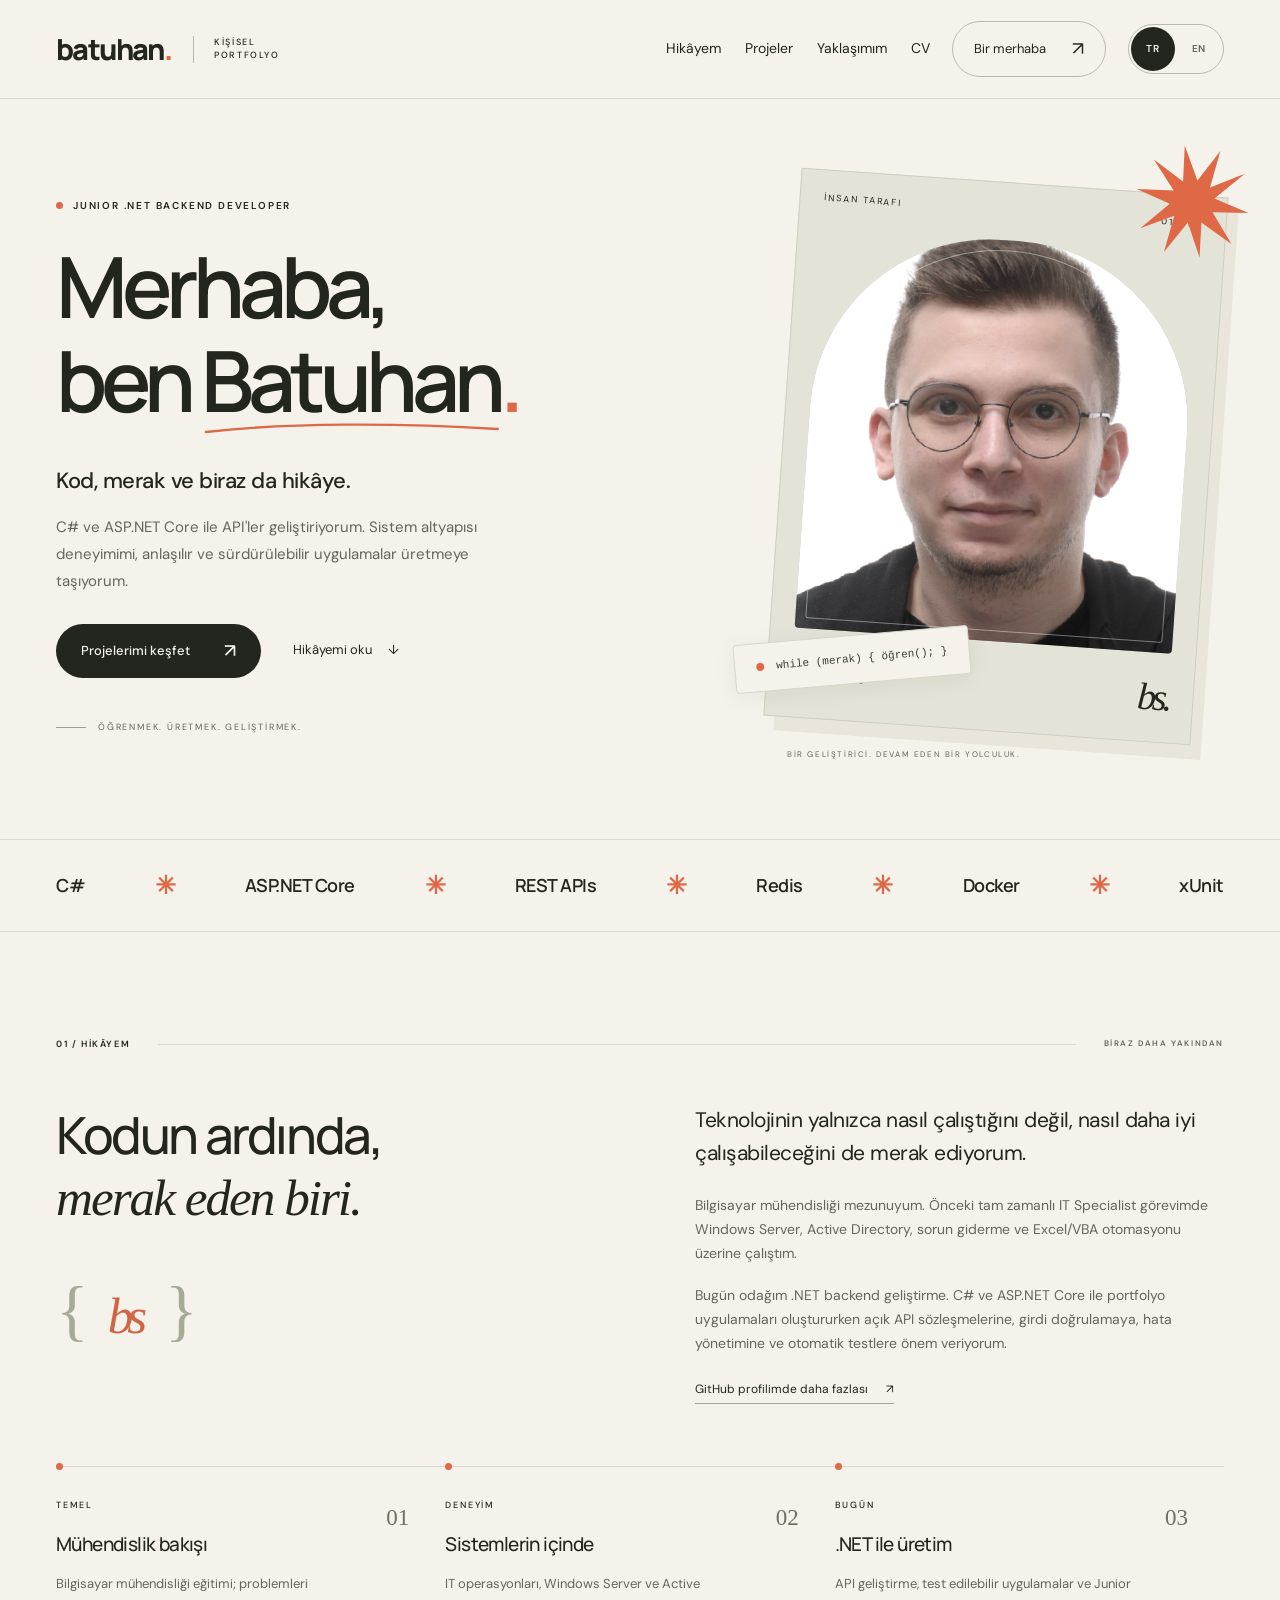
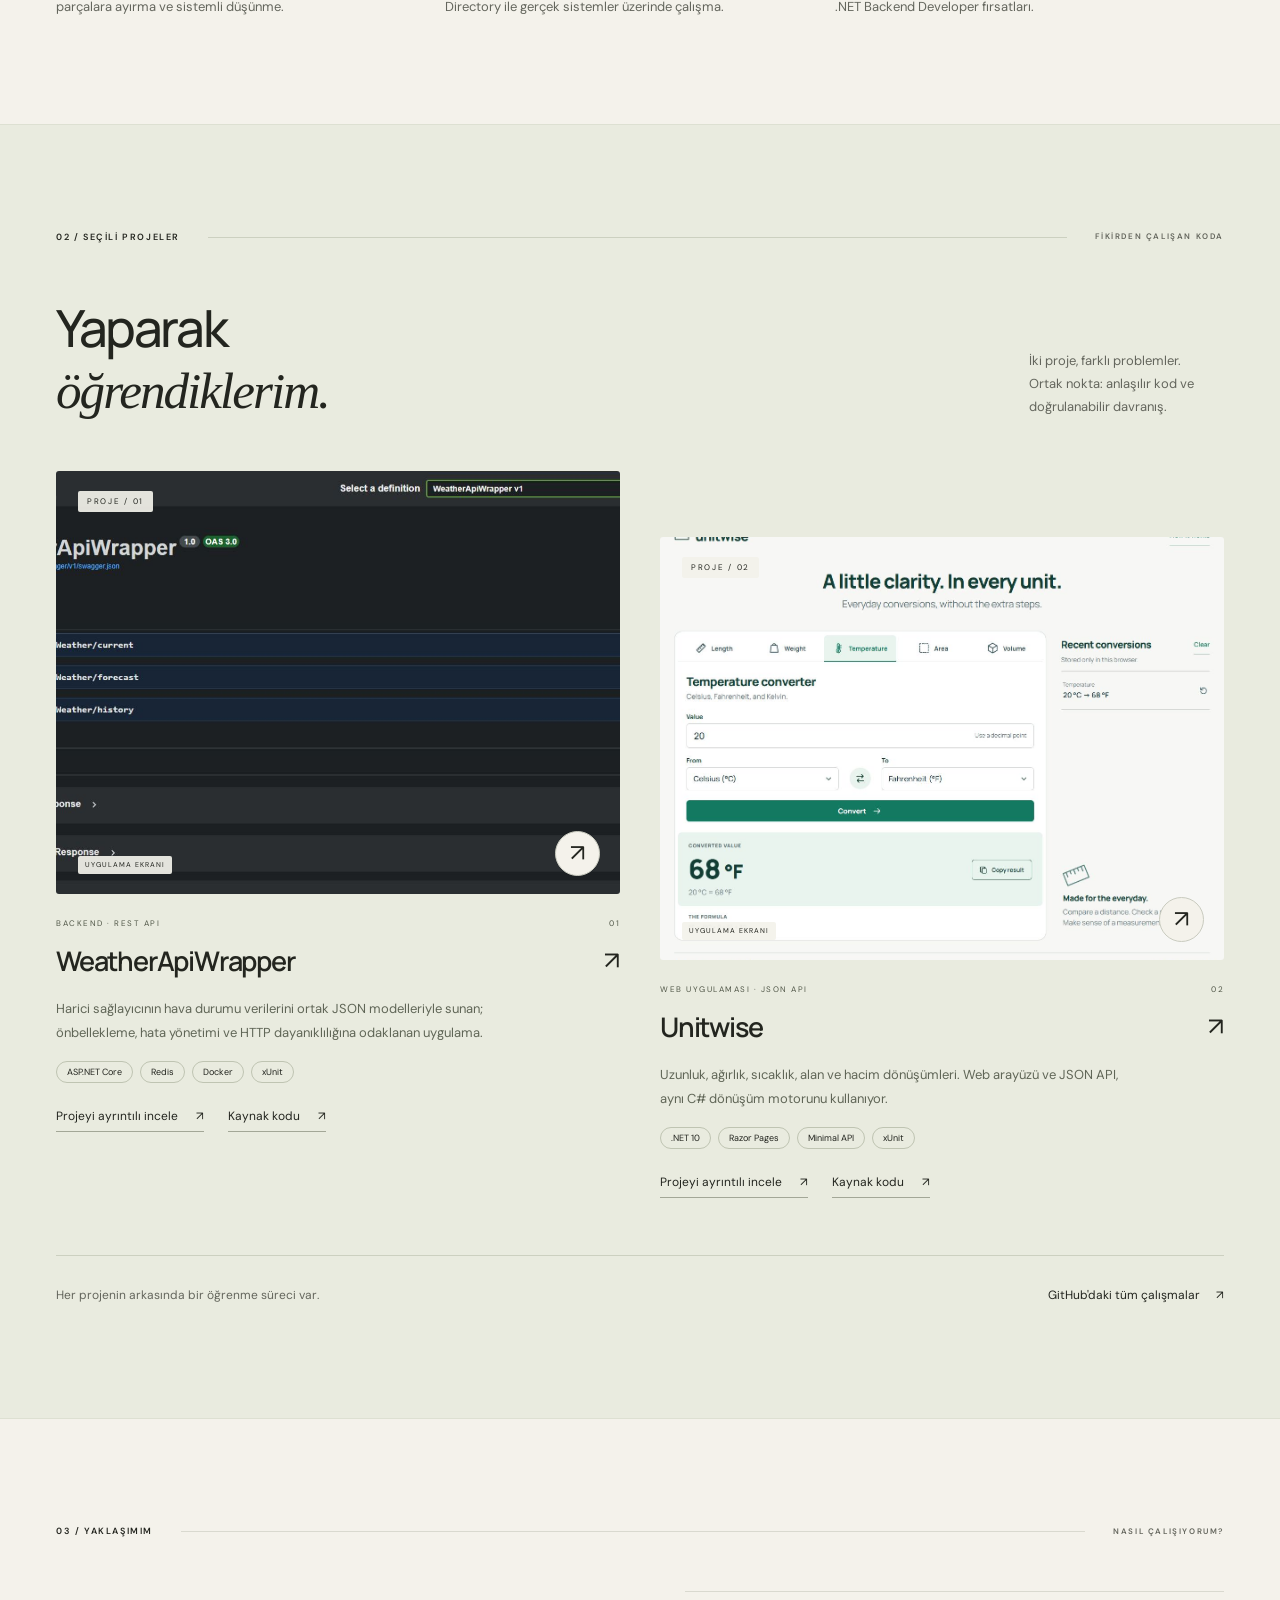
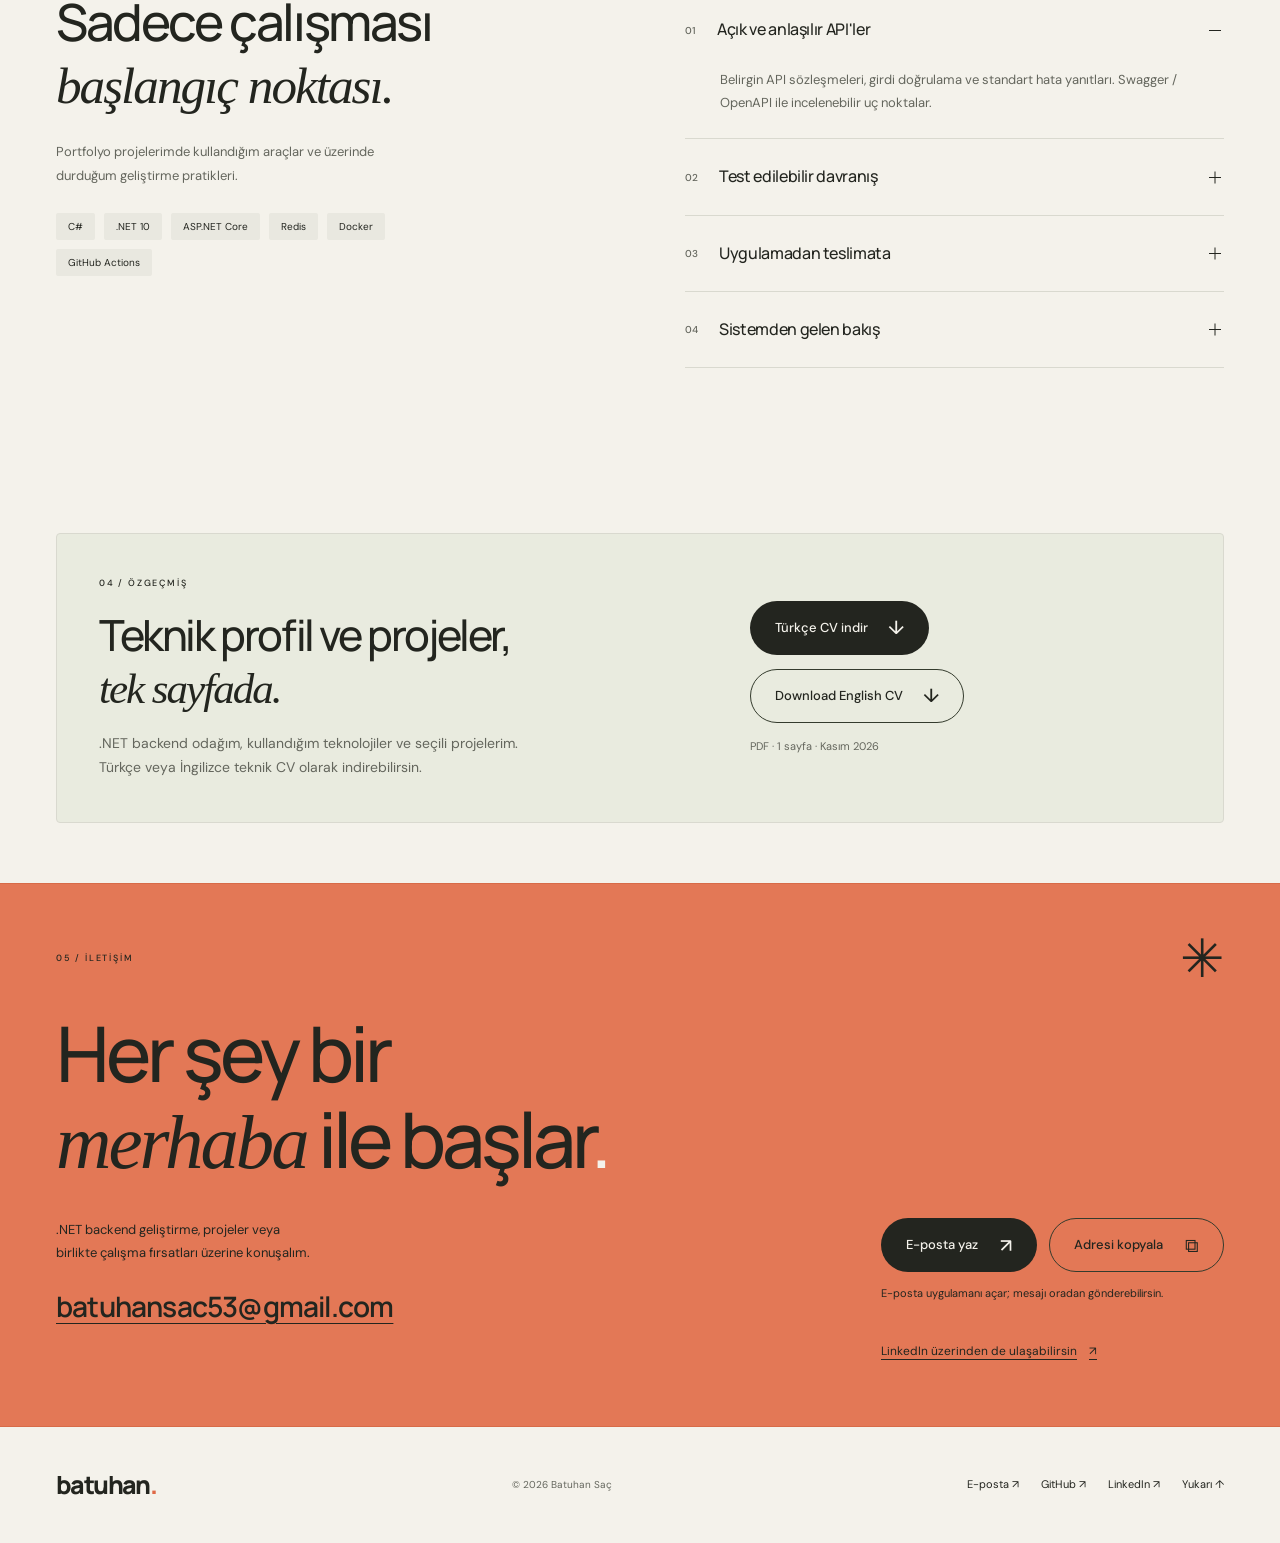
<file: index.html>
<!doctype html>
<html lang="tr">
<head>
  <meta charset="utf-8">
  <meta name="viewport" content="width=device-width, initial-scale=1">
  <meta name="theme-color" content="#f4f2eb">
  <title>Batuhan Saç — .NET Geliştirici · Portfolyo & Hikâyem</title>
  <meta name="description" content="Batuhan Saç'ın kişisel portfolyosu. C#, ASP.NET Core, REST API geliştirme; WeatherApiWrapper ve Unitwise projeleri, teknik yaklaşımı ve hikâyesi.">
  <meta property="og:title" content="Batuhan Saç — Kod, merak ve biraz da hikâye.">
  <meta property="og:description" content="Junior .NET Backend Developer. Hikâyem, seçili projelerim ve yazılım geliştirme yaklaşımım.">
  <meta property="og:type" content="website">
  <link rel="canonical" href="https://batuhansac.dev/">
  <meta property="og:url" content="https://batuhansac.dev/">
  <meta property="og:image" content="https://batuhansac.dev/assets/batuhan-sac.png">
  <link rel="icon" href="assets/favicon.svg" type="image/svg+xml">
  <link rel="preconnect" href="https://fonts.googleapis.com">
  <link rel="preconnect" href="https://fonts.gstatic.com" crossorigin>
  <link href="https://fonts.googleapis.com/css2?family=DM+Sans:wght@400;500;600;700&family=Manrope:wght@400;500;600;700;800&display=swap" rel="stylesheet">
  <link rel="stylesheet" href="style.css">
  <script src="app.js" defer></script>
  <link rel="alternate" hreflang="tr" href="https://batuhansac.dev/">
  <link rel="alternate" hreflang="en" href="https://batuhansac.dev/en/">
  <link rel="alternate" hreflang="x-default" href="https://batuhansac.dev/">
  <meta property="og:locale" content="tr_TR">
  <meta property="og:locale:alternate" content="en_US">
  <link rel="stylesheet" href="language.css">
  <script src="language.js" defer></script>
</head>
<body>
  <a class="skip-link" href="#main">İçeriğe geç</a>
  <div class="reading-progress" aria-hidden="true"></div>
  <header class="header">
    <div class="container header-inner">
      <a class="wordmark" href="#baslangic" aria-label="Batuhan Saç, başlangıç">batuhan<span class="logo-dot">.</span><span class="wordmark-label">KİŞİSEL PORTFOLYO</span></a>
      <nav class="desktop-nav" aria-label="Ana gezinme">
        <a href="#hikayem">Hikâyem</a><a href="#projeler">Projeler</a><a href="#yaklasim">Yaklaşımım</a><a href="#ozgecmis">CV</a>
      </nav>
      <nav class="language-switch" aria-label="Site dili">
        <a href="/" lang="tr" hreflang="tr" data-language-link aria-current="page">TR<span class="sr-only"> - Türkçe</span></a>
        <a href="/en/" lang="en" hreflang="en" data-language-link>EN<span class="sr-only"> - English</span></a>
      </nav>
      <a class="header-contact" href="#iletisim">Bir merhaba <span aria-hidden="true">↗</span></a>
      <button class="menu-button" aria-controls="mobile-nav" aria-expanded="false" aria-label="Menüyü aç"><span></span><span></span></button>
    </div>
    <nav id="mobile-nav" class="mobile-nav" aria-label="Mobil gezinme" hidden>
      <a href="#hikayem">Hikâyem <span>01</span></a><a href="#projeler">Projeler <span>02</span></a><a href="#yaklasim">Yaklaşımım <span>03</span></a><a href="#ozgecmis">CV <span>04</span></a><a href="#iletisim">İletişim <span>05</span></a>
    </nav>
  </header>
  <main id="main">
    <section class="hero container" id="baslangic" aria-labelledby="hero-title">
      <div class="hero-copy">
        <div class="eyebrow"><span class="small-dot"></span> JUNIOR .NET BACKEND DEVELOPER</div>
        <h1 id="hero-title">Merhaba,<br>ben <span class="name-highlight">Batuhan<svg viewBox="0 0 500 24" aria-hidden="true"><path d="M5 17C145 1 330 2 493 12"/></svg></span><span class="coral">.</span></h1>
        <p class="hero-intro">Kod, merak ve biraz da hikâye.</p>
        <p class="hero-description">C# ve ASP.NET Core ile API'ler geliştiriyorum. Sistem altyapısı deneyimimi, anlaşılır ve sürdürülebilir uygulamalar üretmeye taşıyorum.</p>
        <div class="hero-actions"><a class="button button-dark" href="#projeler">Projelerimi keşfet <span aria-hidden="true">↗</span></a><a class="text-link" href="#hikayem">Hikâyemi oku <span aria-hidden="true">↓</span></a></div>
        <div class="hero-footnote"><span class="tiny-line"></span> ÖĞRENMEK. ÜRETMEK. GELİŞTİRMEK.</div>
      </div>
      <div class="hero-visual">
        <div class="portrait-card">
          <div class="portrait-card-top"><span>İNSAN TARAFI</span><span>01 / BS</span></div>
          <div class="portrait-frame"><img src="assets/batuhan-sac.png" alt="Batuhan Saç'ın GitHub profil fotoğrafı" width="800" height="800" fetchpriority="high"><div class="portrait-outline" aria-hidden="true"></div></div>
          <div class="portrait-card-bottom"><span>Batuhan Saç</span><span class="signature-mark" aria-hidden="true">bs.</span></div>
        </div>
        <div class="orbit-mark" aria-hidden="true"><svg viewBox="0 0 120 120"><path d="M60 2 68 40 96 13 80 49 118 40 83 61 116 81 79 75 94 111 66 84 59 120 52 82 23 109 39 73 2 81 36 60 4 40 42 47 26 12 53 39Z"/></svg></div>
        <div class="code-note"><span class="code-note-dot" aria-hidden="true"></span><code>while (merak) { öğren(); }</code></div>
        <span class="visual-caption">BİR GELİŞTİRİCİ. DEVAM EDEN BİR YOLCULUK.</span>
      </div>
    </section>
    <div class="stack-band" aria-label="Çalıştığım teknolojiler"><div class="container stack-band-inner"><span>C#</span><i aria-hidden="true">✳</i><span>ASP.NET Core</span><i aria-hidden="true">✳</i><span>REST APIs</span><i aria-hidden="true">✳</i><span>Redis</span><i aria-hidden="true">✳</i><span>Docker</span><i aria-hidden="true">✳</i><span>xUnit</span></div></div>
    <section class="section container story" id="hikayem" aria-labelledby="story-title">
      <div class="section-kicker"><span>01 / HİKÂYEM</span><span class="section-kicker-line"></span><span>BİRAZ DAHA YAKINDAN</span></div>
      <div class="story-grid"><div><h2 id="story-title">Kodun ardında,<br><span class="serif">merak eden biri.</span></h2><div class="story-mark" aria-hidden="true">{ <span>bs</span> }</div></div><div class="story-text"><p class="lead">Teknolojinin yalnızca nasıl çalıştığını değil, nasıl daha iyi çalışabileceğini de merak ediyorum.</p><p>Bilgisayar mühendisliği mezunuyum. Önceki tam zamanlı IT Specialist görevimde Windows Server, Active Directory, sorun giderme ve Excel/VBA otomasyonu üzerine çalıştım.</p><p>Bugün odağım .NET backend geliştirme. C# ve ASP.NET Core ile portfolyo uygulamaları oluştururken açık API sözleşmelerine, girdi doğrulamaya, hata yönetimine ve otomatik testlere önem veriyorum.</p><a class="inline-link" href="https://github.com/batuhansacofficial" target="_blank" rel="noopener noreferrer">GitHub profilimde daha fazlası <span aria-hidden="true">↗</span><span class="sr-only"> (yeni sekme)</span></a></div></div>
      <div class="journey" aria-label="Yolculuğum">
        <article class="journey-step"><span class="journey-num">01</span><p class="mini-label">TEMEL</p><h3>Mühendislik bakışı</h3><p>Bilgisayar mühendisliği eğitimi; problemleri parçalara ayırma ve sistemli düşünme.</p></article>
        <article class="journey-step"><span class="journey-num">02</span><p class="mini-label">DENEYİM</p><h3>Sistemlerin içinde</h3><p>IT operasyonları, Windows Server ve Active Directory ile gerçek sistemler üzerinde çalışma.</p></article>
        <article class="journey-step"><span class="journey-num">03</span><p class="mini-label">BUGÜN</p><h3>.NET ile üretim</h3><p>API geliştirme, test edilebilir uygulamalar ve Junior .NET Backend Developer fırsatları.</p></article>
      </div>
    </section>
    <section class="projects-section" id="projeler" aria-labelledby="projects-title"><div class="container section">
      <div class="section-kicker"><span>02 / SEÇİLİ PROJELER</span><span class="section-kicker-line"></span><span>FİKİRDEN ÇALIŞAN KODA</span></div>
      <div class="section-heading-row"><h2 id="projects-title">Yaparak<br><span class="serif">öğrendiklerim.</span></h2><p>İki proje, farklı problemler. <br>Ortak nokta: anlaşılır kod ve <br>doğrulanabilir davranış.</p></div>
      <div class="projects-grid">
        <article class="project project-weather"><a class="project-cover" href="projeler/weather-api-wrapper/" aria-label="WeatherApiWrapper proje incelemesini aç"><img src="assets/screenshots/weather-overview.jpg" alt="WeatherApiWrapper uygulamasının gerçek Swagger arayüzü" width="1265" height="712" loading="lazy"><span class="cover-index">PROJE / 01</span><span class="cover-note">UYGULAMA EKRANI</span><span class="cover-arrow" aria-hidden="true">↗</span></a><div class="project-meta"><span>BACKEND · REST API</span><span>01</span></div><div class="project-title-row"><h3><a href="projeler/weather-api-wrapper/">WeatherApiWrapper</a></h3><span aria-hidden="true">↗</span></div><p>Harici sağlayıcının hava durumu verilerini ortak JSON modelleriyle sunan; önbellekleme, hata yönetimi ve HTTP dayanıklılığına odaklanan uygulama.</p><div class="tags"><span>ASP.NET Core</span><span>Redis</span><span>Docker</span><span>xUnit</span></div><a class="inline-link case-card-link" href="projeler/weather-api-wrapper/">Projeyi ayrıntılı incele <span aria-hidden="true">↗</span></a> <a class="inline-link" href="https://github.com/batuhansacofficial/WeatherApiWrapper" target="_blank" rel="noopener noreferrer">Kaynak kodu <span aria-hidden="true">↗</span><span class="sr-only"> (yeni sekme)</span></a></article>
        <article class="project project-unitwise"><a class="project-cover" href="projeler/unitwise/" aria-label="Unitwise proje incelemesini aç"><img src="assets/screenshots/unitwise-temperature.jpg" alt="Unitwise canlı uygulamasında 20 Celsius için 68 Fahrenheit sonucu" width="1265" height="1040" loading="lazy"><span class="cover-index">PROJE / 02</span><span class="cover-note">UYGULAMA EKRANI</span><span class="cover-arrow" aria-hidden="true">↗</span></a><div class="project-meta"><span>WEB UYGULAMASI · JSON API</span><span>02</span></div><div class="project-title-row"><h3><a href="projeler/unitwise/">Unitwise</a></h3><span aria-hidden="true">↗</span></div><p>Uzunluk, ağırlık, sıcaklık, alan ve hacim dönüşümleri. Web arayüzü ve JSON API, aynı C# dönüşüm motorunu kullanıyor.</p><div class="tags"><span>.NET 10</span><span>Razor Pages</span><span>Minimal API</span><span>xUnit</span></div><a class="inline-link case-card-link" href="projeler/unitwise/">Projeyi ayrıntılı incele <span aria-hidden="true">↗</span></a> <a class="inline-link" href="https://github.com/batuhansacofficial/Unitwise" target="_blank" rel="noopener noreferrer">Kaynak kodu <span aria-hidden="true">↗</span><span class="sr-only"> (yeni sekme)</span></a></article>
      </div>
      <div class="all-projects"><p>Her projenin arkasında bir öğrenme süreci var.</p><a class="text-link" href="https://github.com/batuhansacofficial?tab=repositories" target="_blank" rel="noopener noreferrer">GitHub'daki tüm çalışmalar <span aria-hidden="true">↗</span><span class="sr-only"> (yeni sekme)</span></a></div>
    </div></section>
    <section class="container section approach" id="yaklasim" aria-labelledby="approach-title">
      <div class="section-kicker"><span>03 / YAKLAŞIMIM</span><span class="section-kicker-line"></span><span>NASIL ÇALIŞIYORUM?</span></div>
      <div class="approach-grid"><div><h2 id="approach-title">Sadece çalışması<br><span class="serif">başlangıç noktası.</span></h2><p class="approach-intro">Portfolyo projelerimde kullandığım araçlar ve üzerinde durduğum geliştirme pratikleri.</p><div class="tool-tags"><span>C#</span><span>.NET 10</span><span>ASP.NET Core</span><span>Redis</span><span>Docker</span><span>GitHub Actions</span></div></div><div class="approach-list">
        <details open><summary><span class="detail-number">01</span><span>Açık ve anlaşılır API'ler</span><span class="detail-sign" aria-hidden="true"></span></summary><div class="detail-body"><p>Belirgin API sözleşmeleri, girdi doğrulama ve standart hata yanıtları. Swagger / OpenAPI ile incelenebilir uç noktalar.</p></div></details>
        <details><summary><span class="detail-number">02</span><span>Test edilebilir davranış</span><span class="detail-sign" aria-hidden="true"></span></summary><div class="detail-body"><p>xUnit ile birim testleri, uygulama ve HTTP entegrasyon testleri. Yalnızca beklenen sonucu değil; sınırları, hataları ve olumsuz senaryoları da ele alma.</p></div></details>
        <details><summary><span class="detail-number">03</span><span>Uygulamadan teslimata</span><span class="detail-sign" aria-hidden="true"></span></summary><div class="detail-body"><p>Docker ve Docker Compose ile çalıştırılabilir ortamlar; GitHub Actions ile derleme ve test adımlarını otomatikleştirme.</p></div></details>
        <details><summary><span class="detail-number">04</span><span>Sistemden gelen bakış</span><span class="detail-sign" aria-hidden="true"></span></summary><div class="detail-body"><p>IT operasyonlarında edindiğim sorun giderme deneyimini yazılım geliştirmeye taşıyorum. Hata yönetimi, yapılandırma ve uygulama davranışlarını birlikte düşünüyorum.</p></div></details>
      </div></div>
    </section>
    <section class="container section resume-section" id="ozgecmis" aria-labelledby="resume-title">
      <div class="resume-panel">
        <div><p class="mini-label">04 / ÖZGEÇMİŞ</p><h2 id="resume-title">Teknik profil ve projeler,<br><span class="serif">tek sayfada.</span></h2><p class="resume-description">.NET backend odağım, kullandığım teknolojiler ve seçili projelerim. Türkçe veya İngilizce teknik CV olarak indirebilirsin.</p></div>
        <div class="resume-downloads"><a class="button button-dark" href="assets/cv/batuhan-sac-cv-tr.pdf" download>Türkçe CV indir <span aria-hidden="true">↓</span></a><a class="button button-outline" href="assets/cv/batuhan-sac-cv-en.pdf" download lang="en">Download English CV <span aria-hidden="true">↓</span></a><p>PDF · 1 sayfa · Kasım 2026</p></div>
      </div>
    </section>
    <section class="contact-section" id="iletisim" aria-labelledby="contact-title">
      <div class="container contact-inner">
        <div class="contact-top"><span class="mini-label">05 / İLETİŞİM</span><span class="contact-asterisk" aria-hidden="true">✳</span></div>
        <h2 id="contact-title">Her şey bir<br><span class="serif">merhaba</span> ile başlar<span class="contact-period">.</span></h2>
        <div class="contact-bottom">
          <div class="contact-copy">
            <p>.NET backend geliştirme, projeler veya<br>birlikte çalışma fırsatları üzerine konuşalım.</p>
            <a class="contact-email" id="contact-email" href="mailto:batuhansac53@gmail.com">batuhansac53@gmail.com</a>
          </div>
          <div class="contact-actions">
            <div class="contact-buttons">
              <a class="button button-dark" href="mailto:batuhansac53@gmail.com?subject=Portfolyo%20%C3%BCzerinden%20ileti%C5%9Fim">E-posta yaz <span aria-hidden="true">↗</span></a>
              <button class="button button-outline" id="copy-email" type="button" aria-describedby="email-copy-status">Adresi kopyala <span aria-hidden="true">⧉</span></button>
            </div>
            <p class="contact-hint">E-posta uygulamanı açar; mesajı oradan gönderebilirsin.</p>
            <p class="contact-status" id="email-copy-status" role="status" aria-live="polite" aria-atomic="true"></p>
            <a class="contact-social" href="https://www.linkedin.com/in/batuhansacofficial/" target="_blank" rel="noopener noreferrer">LinkedIn üzerinden de ulaşabilirsin <span aria-hidden="true">↗</span><span class="sr-only"> (yeni sekme)</span></a>
          </div>
        </div>
      </div>
    </section>
  </main>
  <footer class="container footer"><a class="wordmark" href="#baslangic">batuhan<span class="logo-dot">.</span></a><p>© <span id="year">2026</span> Batuhan Saç</p><div class="footer-links"><a href="mailto:batuhansac53@gmail.com">E-posta ↗</a><a href="https://github.com/batuhansacofficial" target="_blank" rel="noopener noreferrer">GitHub ↗<span class="sr-only"> (yeni sekme)</span></a><a href="https://www.linkedin.com/in/batuhansacofficial/" target="_blank" rel="noopener noreferrer">LinkedIn ↗<span class="sr-only"> (yeni sekme)</span></a><a href="#baslangic" aria-label="Sayfanın başına dön">Yukarı ↑</a></div></footer>
</body>
</html>
</file>
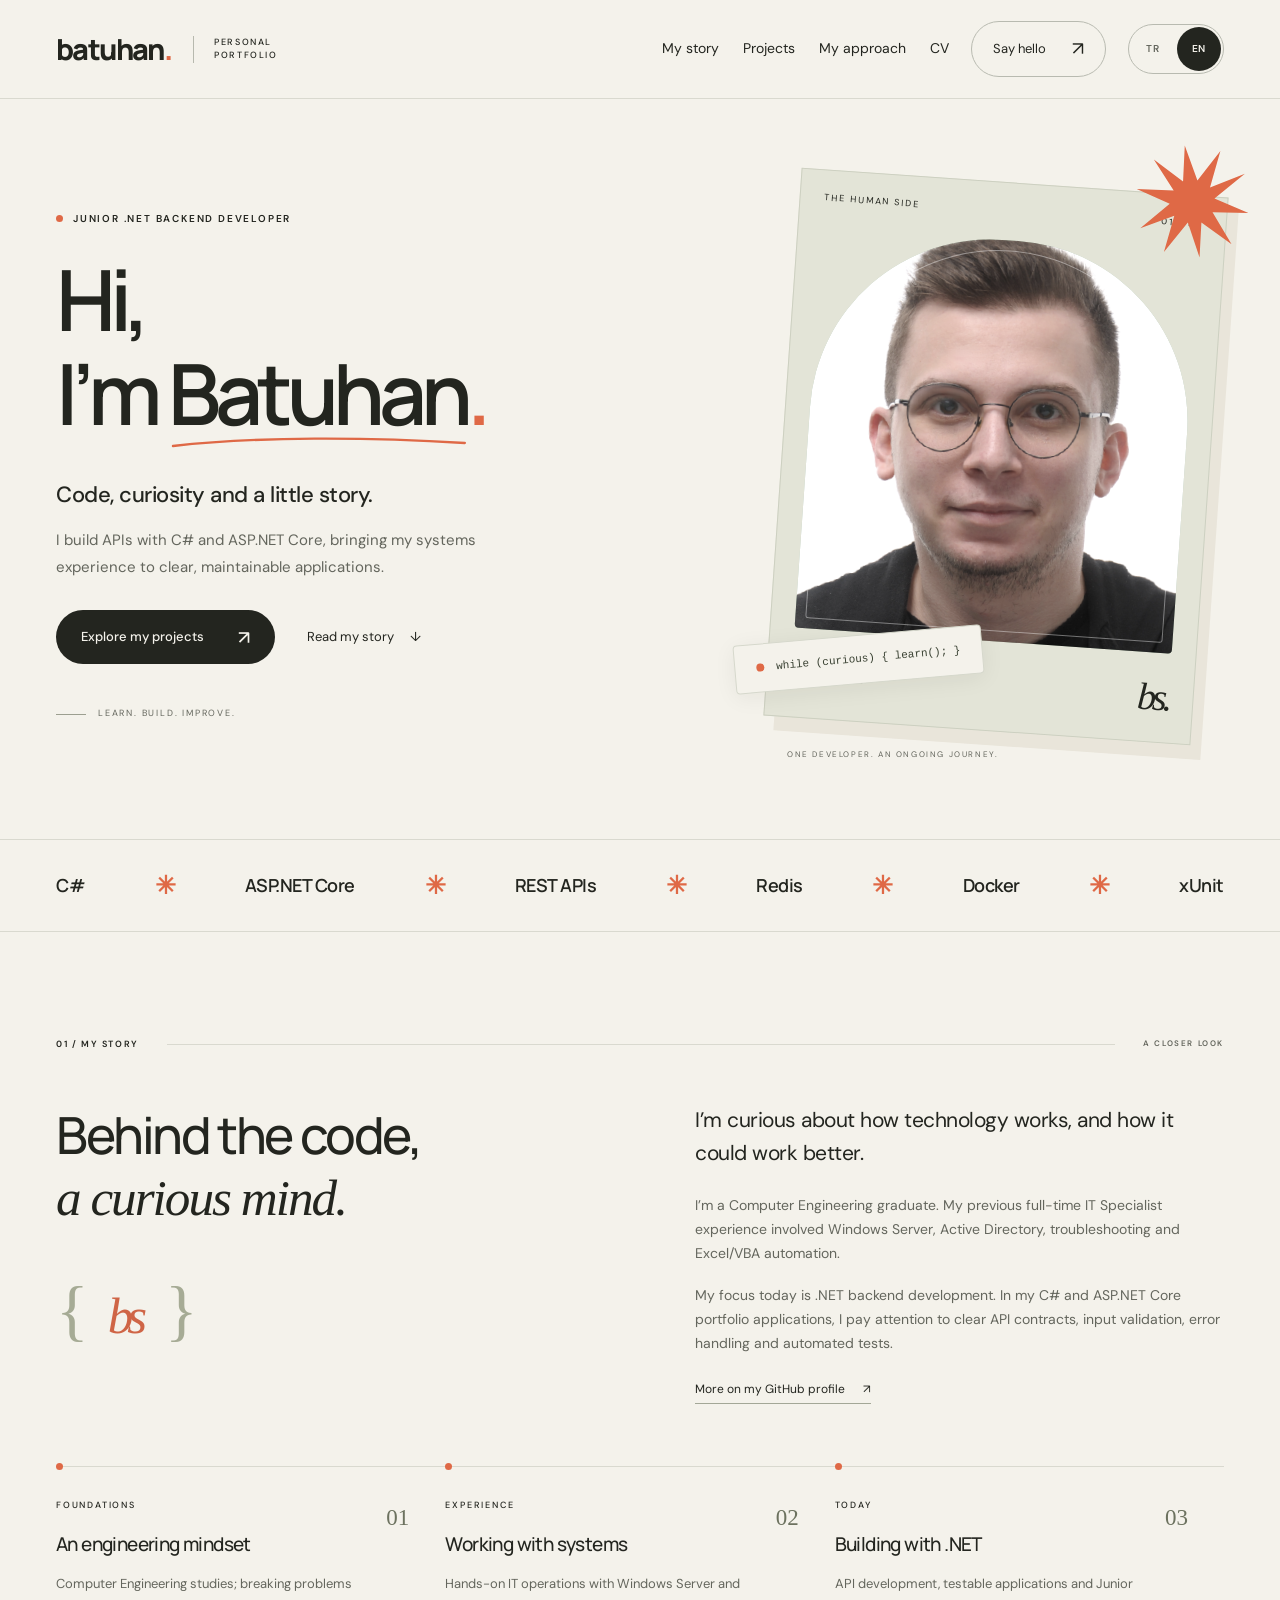
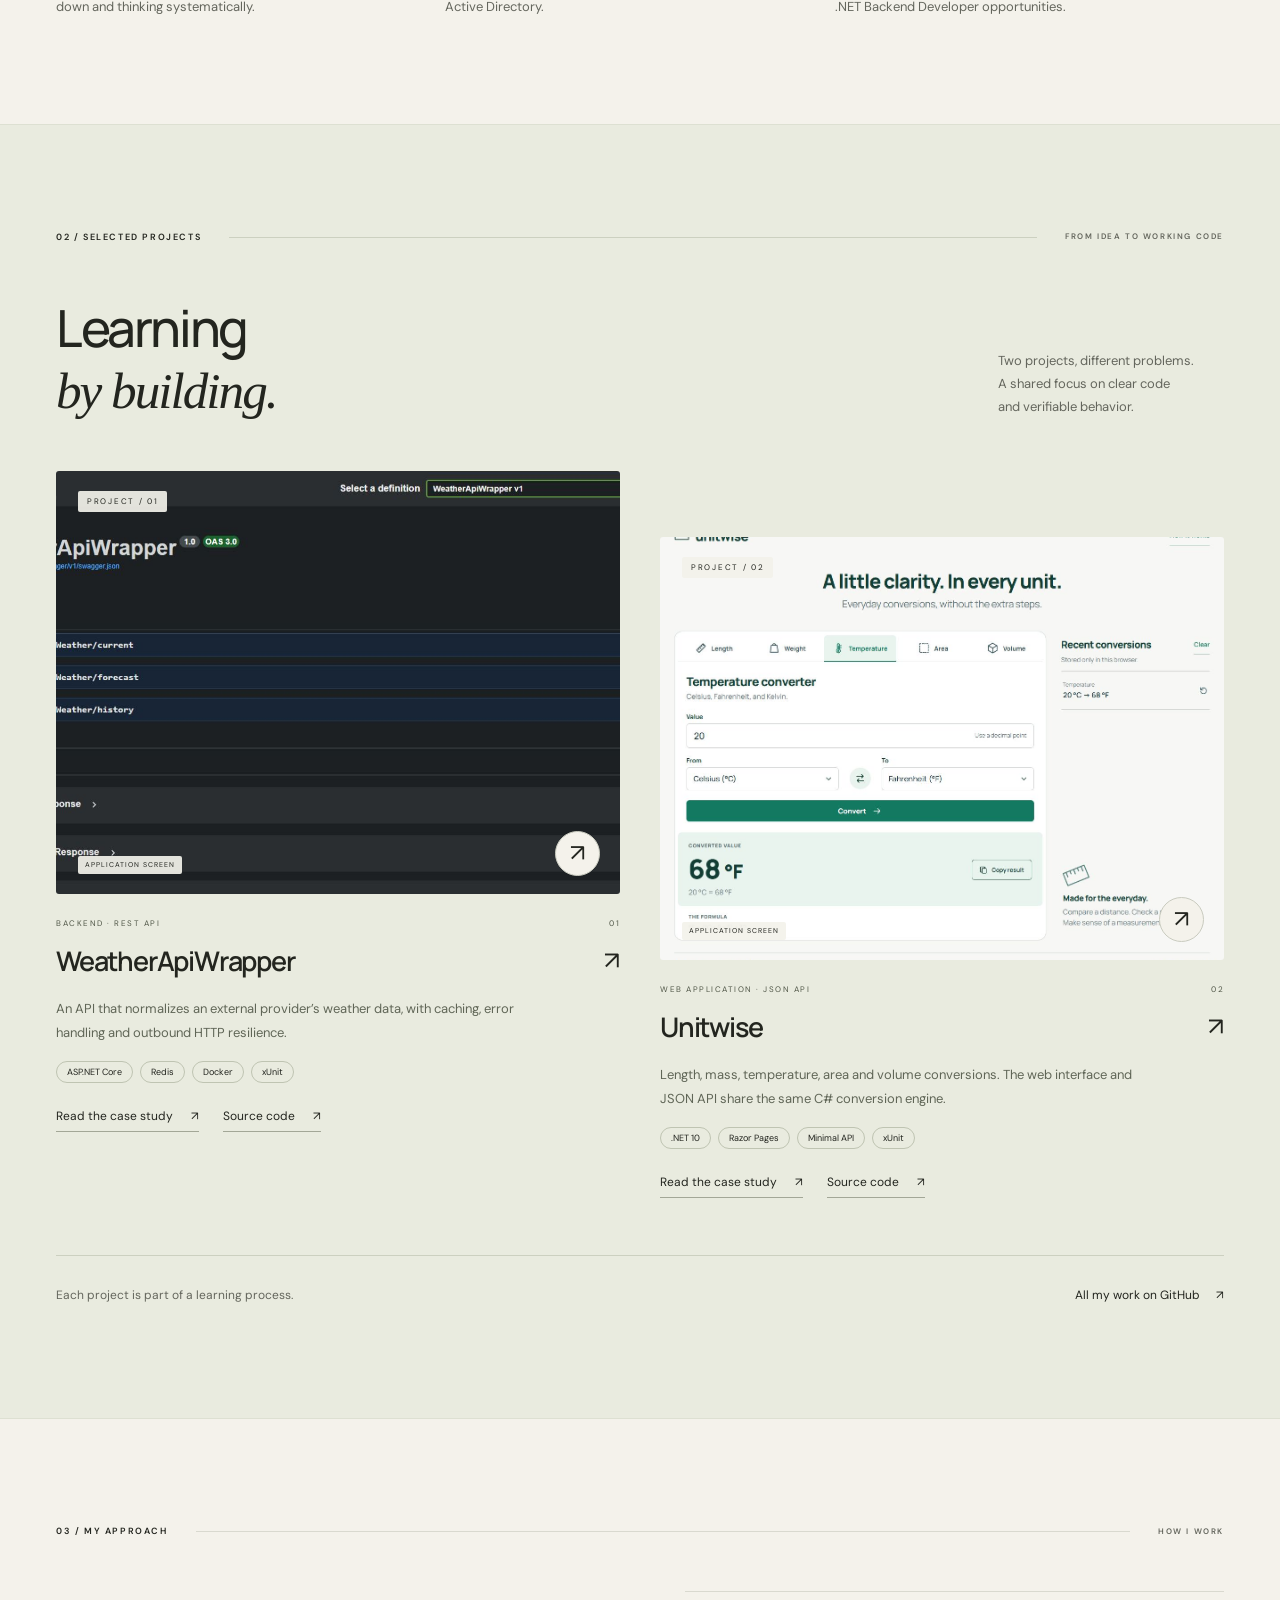
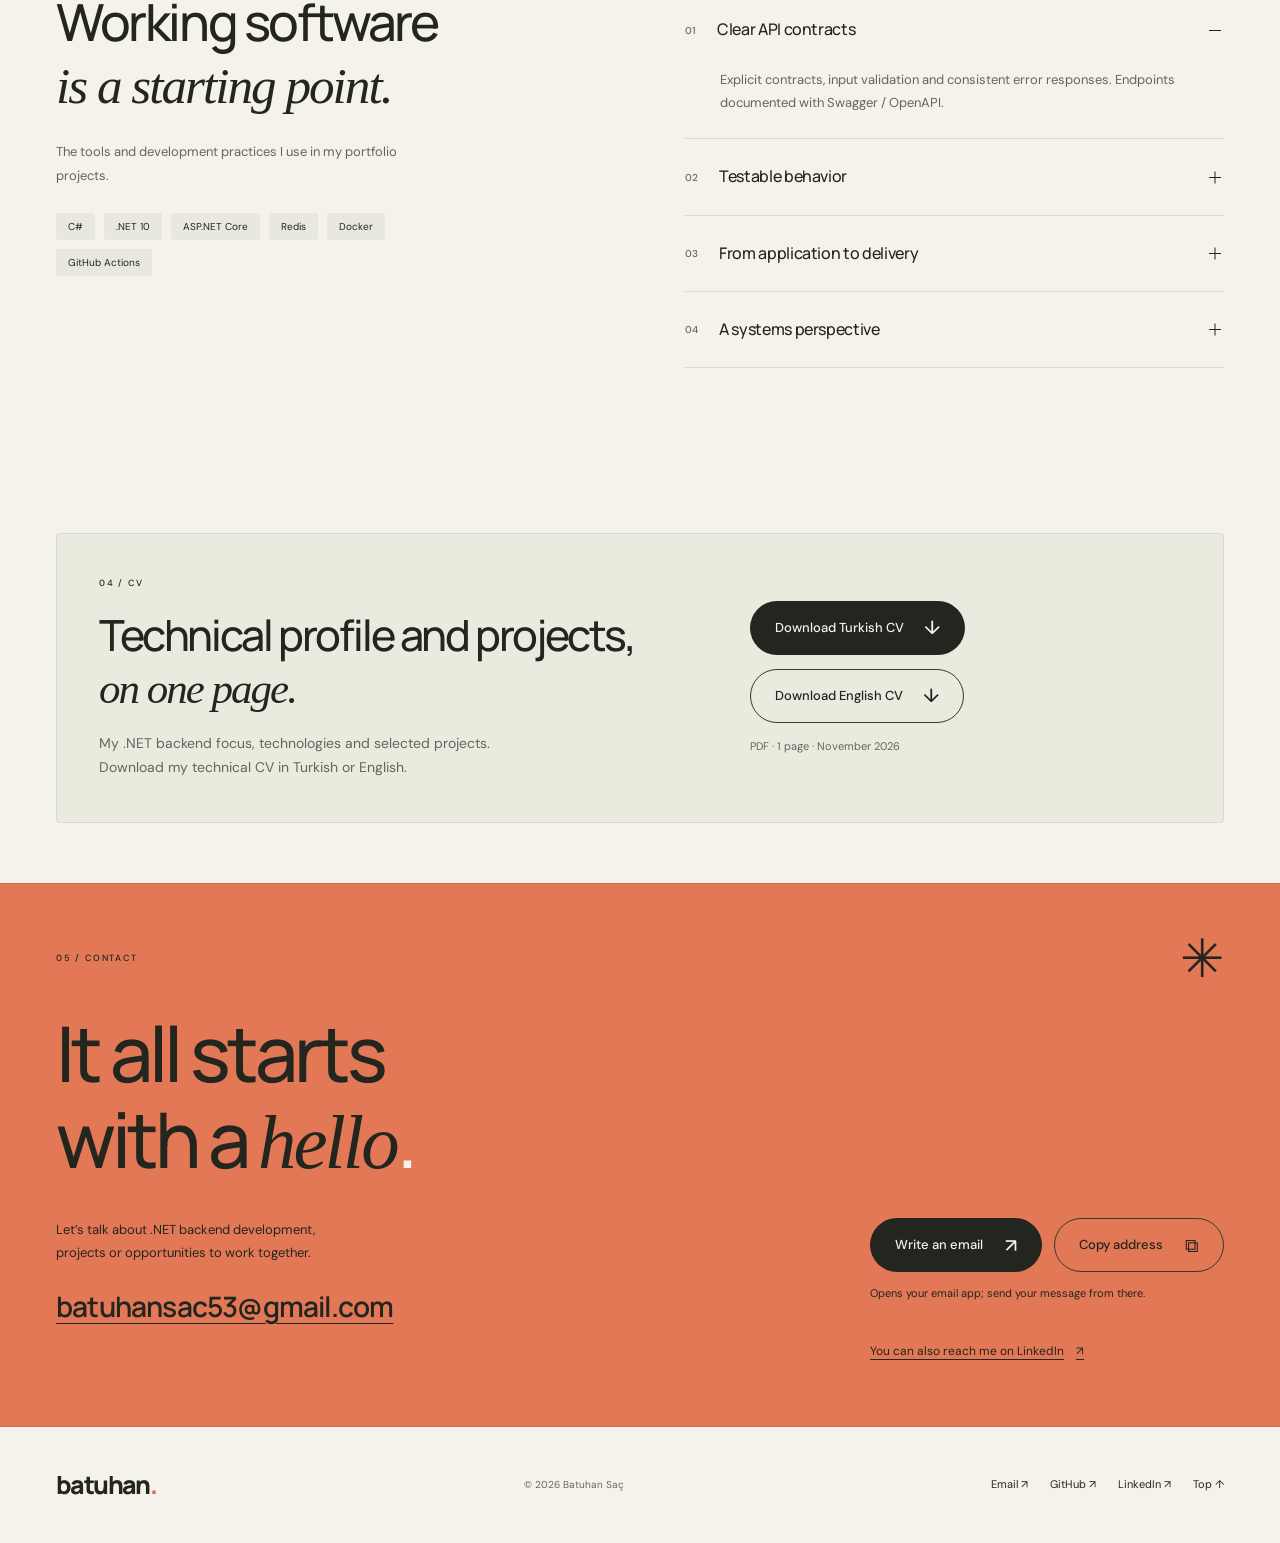
<file: en/index.html>
<!doctype html>
<html lang="en">
<head>
  <meta charset="utf-8">
  <meta name="viewport" content="width=device-width, initial-scale=1">
  <meta name="theme-color" content="#f4f2eb">
  <title>Batuhan Saç — .NET Developer · Portfolio & Story</title>
  <meta name="description" content="Batuhan Saç's personal portfolio. C#, ASP.NET Core and REST API development; WeatherApiWrapper and Unitwise projects, engineering approach and background.">
  <meta property="og:title" content="Batuhan Saç — Code, curiosity and a little story.">
  <meta property="og:description" content="Junior .NET Backend Developer. My story, selected projects and approach to software development.">
  <meta property="og:type" content="website">
  <link rel="canonical" href="https://batuhansac.dev/en/">
  <meta property="og:url" content="https://batuhansac.dev/en/">
  <meta property="og:image" content="https://batuhansac.dev/assets/batuhan-sac.png">
  <link rel="icon" href="../assets/favicon.svg" type="image/svg+xml">
  <link rel="preconnect" href="https://fonts.googleapis.com">
  <link rel="preconnect" href="https://fonts.gstatic.com" crossorigin>
  <link href="https://fonts.googleapis.com/css2?family=DM+Sans:wght@400;500;600;700&family=Manrope:wght@400;500;600;700;800&display=swap" rel="stylesheet">
  <link rel="stylesheet" href="../style.css">
  <script src="../app.js" defer></script>
  <link rel="alternate" hreflang="tr" href="https://batuhansac.dev/">
  <link rel="alternate" hreflang="en" href="https://batuhansac.dev/en/">
  <link rel="alternate" hreflang="x-default" href="https://batuhansac.dev/">
  <meta property="og:locale" content="en_US">
  <meta property="og:locale:alternate" content="tr_TR">
  <link rel="stylesheet" href="../language.css">
  <script src="../language.js" defer></script>
</head>
<body>
  <a class="skip-link" href="#main">Skip to content</a>
  <div class="reading-progress" aria-hidden="true"></div>
  <header class="header">
    <div class="container header-inner">
      <a class="wordmark" href="#baslangic" aria-label="Batuhan Saç, back to the top">batuhan<span class="logo-dot">.</span><span class="wordmark-label">PERSONAL PORTFOLIO</span></a>
      <nav class="desktop-nav" aria-label="Main navigation">
        <a href="#hikayem">My story</a><a href="#projeler">Projects</a><a href="#yaklasim">My approach</a><a href="#ozgecmis">CV</a>
      </nav>
      <nav class="language-switch" aria-label="Website language">
        <a href="/" lang="tr" hreflang="tr" data-language-link>TR<span class="sr-only"> - Türkçe</span></a>
        <a href="/en/" lang="en" hreflang="en" data-language-link aria-current="page">EN<span class="sr-only"> - English</span></a>
      </nav>
      <a class="header-contact" href="#iletisim">Say hello <span aria-hidden="true">↗</span></a>
      <button class="menu-button" aria-controls="mobile-nav" aria-expanded="false" aria-label="Open menu"><span></span><span></span></button>
    </div>
    <nav id="mobile-nav" class="mobile-nav" aria-label="Mobile navigation" hidden>
      <a href="#hikayem">My story <span>01</span></a><a href="#projeler">Projects <span>02</span></a><a href="#yaklasim">My approach <span>03</span></a><a href="#ozgecmis">CV <span>04</span></a><a href="#iletisim">Contact <span>05</span></a>
    </nav>
  </header>
  <main id="main">
    <section class="hero container" id="baslangic" aria-labelledby="hero-title">
      <div class="hero-copy">
        <div class="eyebrow"><span class="small-dot"></span> JUNIOR .NET BACKEND DEVELOPER</div>
        <h1 id="hero-title">Hi,<br>I’m <span class="name-highlight">Batuhan<svg viewBox="0 0 500 24" aria-hidden="true"><path d="M5 17C145 1 330 2 493 12"/></svg></span><span class="coral">.</span></h1>
        <p class="hero-intro">Code, curiosity and a little story.</p>
        <p class="hero-description">I build APIs with C# and ASP.NET Core, bringing my systems experience to clear, maintainable applications.</p>
        <div class="hero-actions"><a class="button button-dark" href="#projeler">Explore my projects <span aria-hidden="true">↗</span></a><a class="text-link" href="#hikayem">Read my story <span aria-hidden="true">↓</span></a></div>
        <div class="hero-footnote"><span class="tiny-line"></span> LEARN. BUILD. IMPROVE.</div>
      </div>
      <div class="hero-visual">
        <div class="portrait-card">
          <div class="portrait-card-top"><span>THE HUMAN SIDE</span><span>01 / BS</span></div>
          <div class="portrait-frame"><img src="../assets/batuhan-sac.png" alt="Batuhan Saç’s GitHub profile photo" width="800" height="800" fetchpriority="high"><div class="portrait-outline" aria-hidden="true"></div></div>
          <div class="portrait-card-bottom"><span>Batuhan Saç</span><span class="signature-mark" aria-hidden="true">bs.</span></div>
        </div>
        <div class="orbit-mark" aria-hidden="true"><svg viewBox="0 0 120 120"><path d="M60 2 68 40 96 13 80 49 118 40 83 61 116 81 79 75 94 111 66 84 59 120 52 82 23 109 39 73 2 81 36 60 4 40 42 47 26 12 53 39Z"/></svg></div>
        <div class="code-note"><span class="code-note-dot" aria-hidden="true"></span><code>while (curious) { learn(); }</code></div>
        <span class="visual-caption">ONE DEVELOPER. AN ONGOING JOURNEY.</span>
      </div>
    </section>
    <div class="stack-band" aria-label="Technologies I work with"><div class="container stack-band-inner"><span>C#</span><i aria-hidden="true">✳</i><span>ASP.NET Core</span><i aria-hidden="true">✳</i><span>REST APIs</span><i aria-hidden="true">✳</i><span>Redis</span><i aria-hidden="true">✳</i><span>Docker</span><i aria-hidden="true">✳</i><span>xUnit</span></div></div>
    <section class="section container story" id="hikayem" aria-labelledby="story-title">
      <div class="section-kicker"><span>01 / MY STORY</span><span class="section-kicker-line"></span><span>A CLOSER LOOK</span></div>
      <div class="story-grid"><div><h2 id="story-title">Behind the code,<br><span class="serif">a curious mind.</span></h2><div class="story-mark" aria-hidden="true">{ <span>bs</span> }</div></div><div class="story-text"><p class="lead">I’m curious about how technology works, and how it could work better.</p><p>I’m a Computer Engineering graduate. My previous full-time IT Specialist experience involved Windows Server, Active Directory, troubleshooting and Excel/VBA automation.</p><p>My focus today is .NET backend development. In my C# and ASP.NET Core portfolio applications, I pay attention to clear API contracts, input validation, error handling and automated tests.</p><a class="inline-link" href="https://github.com/batuhansacofficial" target="_blank" rel="noopener noreferrer">More on my GitHub profile <span aria-hidden="true">↗</span><span class="sr-only"> (new tab)</span></a></div></div>
      <div class="journey" aria-label="My journey">
        <article class="journey-step"><span class="journey-num">01</span><p class="mini-label">FOUNDATIONS</p><h3>An engineering mindset</h3><p>Computer Engineering studies; breaking problems down and thinking systematically.</p></article>
        <article class="journey-step"><span class="journey-num">02</span><p class="mini-label">EXPERIENCE</p><h3>Working with systems</h3><p>Hands-on IT operations with Windows Server and Active Directory.</p></article>
        <article class="journey-step"><span class="journey-num">03</span><p class="mini-label">TODAY</p><h3>Building with .NET</h3><p>API development, testable applications and Junior .NET Backend Developer opportunities.</p></article>
      </div>
    </section>
    <section class="projects-section" id="projeler" aria-labelledby="projects-title"><div class="container section">
      <div class="section-kicker"><span>02 / SELECTED PROJECTS</span><span class="section-kicker-line"></span><span>FROM IDEA TO WORKING CODE</span></div>
      <div class="section-heading-row"><h2 id="projects-title">Learning<br><span class="serif">by building.</span></h2><p>Two projects, different problems.<br>A shared focus on clear code<br>and verifiable behavior.</p></div>
      <div class="projects-grid">
        <article class="project project-weather"><a class="project-cover" href="projects/weather-api-wrapper/" aria-label="Read the WeatherApiWrapper case study"><img src="../assets/screenshots/weather-overview.jpg" alt="The actual WeatherApiWrapper Swagger interface" width="1265" height="712" loading="lazy"><span class="cover-index">PROJECT / 01</span><span class="cover-note">APPLICATION SCREEN</span><span class="cover-arrow" aria-hidden="true">↗</span></a><div class="project-meta"><span>BACKEND · REST API</span><span>01</span></div><div class="project-title-row"><h3><a href="projects/weather-api-wrapper/">WeatherApiWrapper</a></h3><span aria-hidden="true">↗</span></div><p>An API that normalizes an external provider’s weather data, with caching, error handling and outbound HTTP resilience.</p><div class="tags"><span>ASP.NET Core</span><span>Redis</span><span>Docker</span><span>xUnit</span></div><a class="inline-link case-card-link" href="projects/weather-api-wrapper/">Read the case study <span aria-hidden="true">↗</span></a> <a class="inline-link" href="https://github.com/batuhansacofficial/WeatherApiWrapper" target="_blank" rel="noopener noreferrer">Source code <span aria-hidden="true">↗</span><span class="sr-only"> (new tab)</span></a></article>
        <article class="project project-unitwise"><a class="project-cover" href="projects/unitwise/" aria-label="Read the Unitwise case study"><img src="../assets/screenshots/unitwise-temperature.jpg" alt="The live Unitwise application converting 20 Celsius to 68 Fahrenheit" width="1265" height="1040" loading="lazy"><span class="cover-index">PROJECT / 02</span><span class="cover-note">APPLICATION SCREEN</span><span class="cover-arrow" aria-hidden="true">↗</span></a><div class="project-meta"><span>WEB APPLICATION · JSON API</span><span>02</span></div><div class="project-title-row"><h3><a href="projects/unitwise/">Unitwise</a></h3><span aria-hidden="true">↗</span></div><p>Length, mass, temperature, area and volume conversions. The web interface and JSON API share the same C# conversion engine.</p><div class="tags"><span>.NET 10</span><span>Razor Pages</span><span>Minimal API</span><span>xUnit</span></div><a class="inline-link case-card-link" href="projects/unitwise/">Read the case study <span aria-hidden="true">↗</span></a> <a class="inline-link" href="https://github.com/batuhansacofficial/Unitwise" target="_blank" rel="noopener noreferrer">Source code <span aria-hidden="true">↗</span><span class="sr-only"> (new tab)</span></a></article>
      </div>
      <div class="all-projects"><p>Each project is part of a learning process.</p><a class="text-link" href="https://github.com/batuhansacofficial?tab=repositories" target="_blank" rel="noopener noreferrer">All my work on GitHub <span aria-hidden="true">↗</span><span class="sr-only"> (new tab)</span></a></div>
    </div></section>
    <section class="container section approach" id="yaklasim" aria-labelledby="approach-title">
      <div class="section-kicker"><span>03 / MY APPROACH</span><span class="section-kicker-line"></span><span>HOW I WORK</span></div>
      <div class="approach-grid"><div><h2 id="approach-title">Working software<br><span class="serif">is a starting point.</span></h2><p class="approach-intro">The tools and development practices I use in my portfolio projects.</p><div class="tool-tags"><span>C#</span><span>.NET 10</span><span>ASP.NET Core</span><span>Redis</span><span>Docker</span><span>GitHub Actions</span></div></div><div class="approach-list">
        <details open><summary><span class="detail-number">01</span><span>Clear API contracts</span><span class="detail-sign" aria-hidden="true"></span></summary><div class="detail-body"><p>Explicit contracts, input validation and consistent error responses. Endpoints documented with Swagger / OpenAPI.</p></div></details>
        <details><summary><span class="detail-number">02</span><span>Testable behavior</span><span class="detail-sign" aria-hidden="true"></span></summary><div class="detail-body"><p>Unit, application and HTTP integration tests with xUnit, covering expected results, boundaries, failures and negative cases.</p></div></details>
        <details><summary><span class="detail-number">03</span><span>From application to delivery</span><span class="detail-sign" aria-hidden="true"></span></summary><div class="detail-body"><p>Runnable environments with Docker and Docker Compose; automated build and test steps with GitHub Actions.</p></div></details>
        <details><summary><span class="detail-number">04</span><span>A systems perspective</span><span class="detail-sign" aria-hidden="true"></span></summary><div class="detail-body"><p>I bring my troubleshooting experience from IT operations to software development, considering error handling, configuration and application behavior together.</p></div></details>
      </div></div>
    </section>
    <section class="container section resume-section" id="ozgecmis" aria-labelledby="resume-title">
      <div class="resume-panel">
        <div><p class="mini-label">04 / CV</p><h2 id="resume-title">Technical profile and projects,<br><span class="serif">on one page.</span></h2><p class="resume-description">My .NET backend focus, technologies and selected projects. Download my technical CV in Turkish or English.</p></div>
        <div class="resume-downloads"><a class="button button-dark" href="../assets/cv/batuhan-sac-cv-tr.pdf" download hreflang="tr">Download Turkish CV <span aria-hidden="true">↓</span></a><a class="button button-outline" href="../assets/cv/batuhan-sac-cv-en.pdf" download lang="en">Download English CV <span aria-hidden="true">↓</span></a><p>PDF · 1 page · November 2026</p></div>
      </div>
    </section>
    <section class="contact-section" id="iletisim" aria-labelledby="contact-title">
      <div class="container contact-inner">
        <div class="contact-top"><span class="mini-label">05 / CONTACT</span><span class="contact-asterisk" aria-hidden="true">✳</span></div>
        <h2 id="contact-title">It all starts<br>with a <span class="serif">hello</span><span class="contact-period">.</span></h2>
        <div class="contact-bottom">
          <div class="contact-copy">
            <p>Let’s talk about .NET backend development,<br>projects or opportunities to work together.</p>
            <a class="contact-email" id="contact-email" href="mailto:batuhansac53@gmail.com">batuhansac53@gmail.com</a>
          </div>
          <div class="contact-actions">
            <div class="contact-buttons">
              <a class="button button-dark" href="mailto:batuhansac53@gmail.com?subject=Portfolio%20enquiry">Write an email <span aria-hidden="true">↗</span></a>
              <button class="button button-outline" id="copy-email" type="button" aria-describedby="email-copy-status">Copy address <span aria-hidden="true">⧉</span></button>
            </div>
            <p class="contact-hint">Opens your email app; send your message from there.</p>
            <p class="contact-status" id="email-copy-status" role="status" aria-live="polite" aria-atomic="true"></p>
            <a class="contact-social" href="https://www.linkedin.com/in/batuhansacofficial/" target="_blank" rel="noopener noreferrer">You can also reach me on LinkedIn <span aria-hidden="true">↗</span><span class="sr-only"> (new tab)</span></a>
          </div>
        </div>
      </div>
    </section>
  </main>
  <footer class="container footer"><a class="wordmark" href="#baslangic">batuhan<span class="logo-dot">.</span></a><p>© <span id="year">2026</span> Batuhan Saç</p><div class="footer-links"><a href="mailto:batuhansac53@gmail.com">Email ↗</a><a href="https://github.com/batuhansacofficial" target="_blank" rel="noopener noreferrer">GitHub ↗<span class="sr-only"> (new tab)</span></a><a href="https://www.linkedin.com/in/batuhansacofficial/" target="_blank" rel="noopener noreferrer">LinkedIn ↗<span class="sr-only"> (new tab)</span></a><a href="#baslangic" aria-label="Back to the top">Top ↑</a></div></footer>
</body>
</html>
</file>
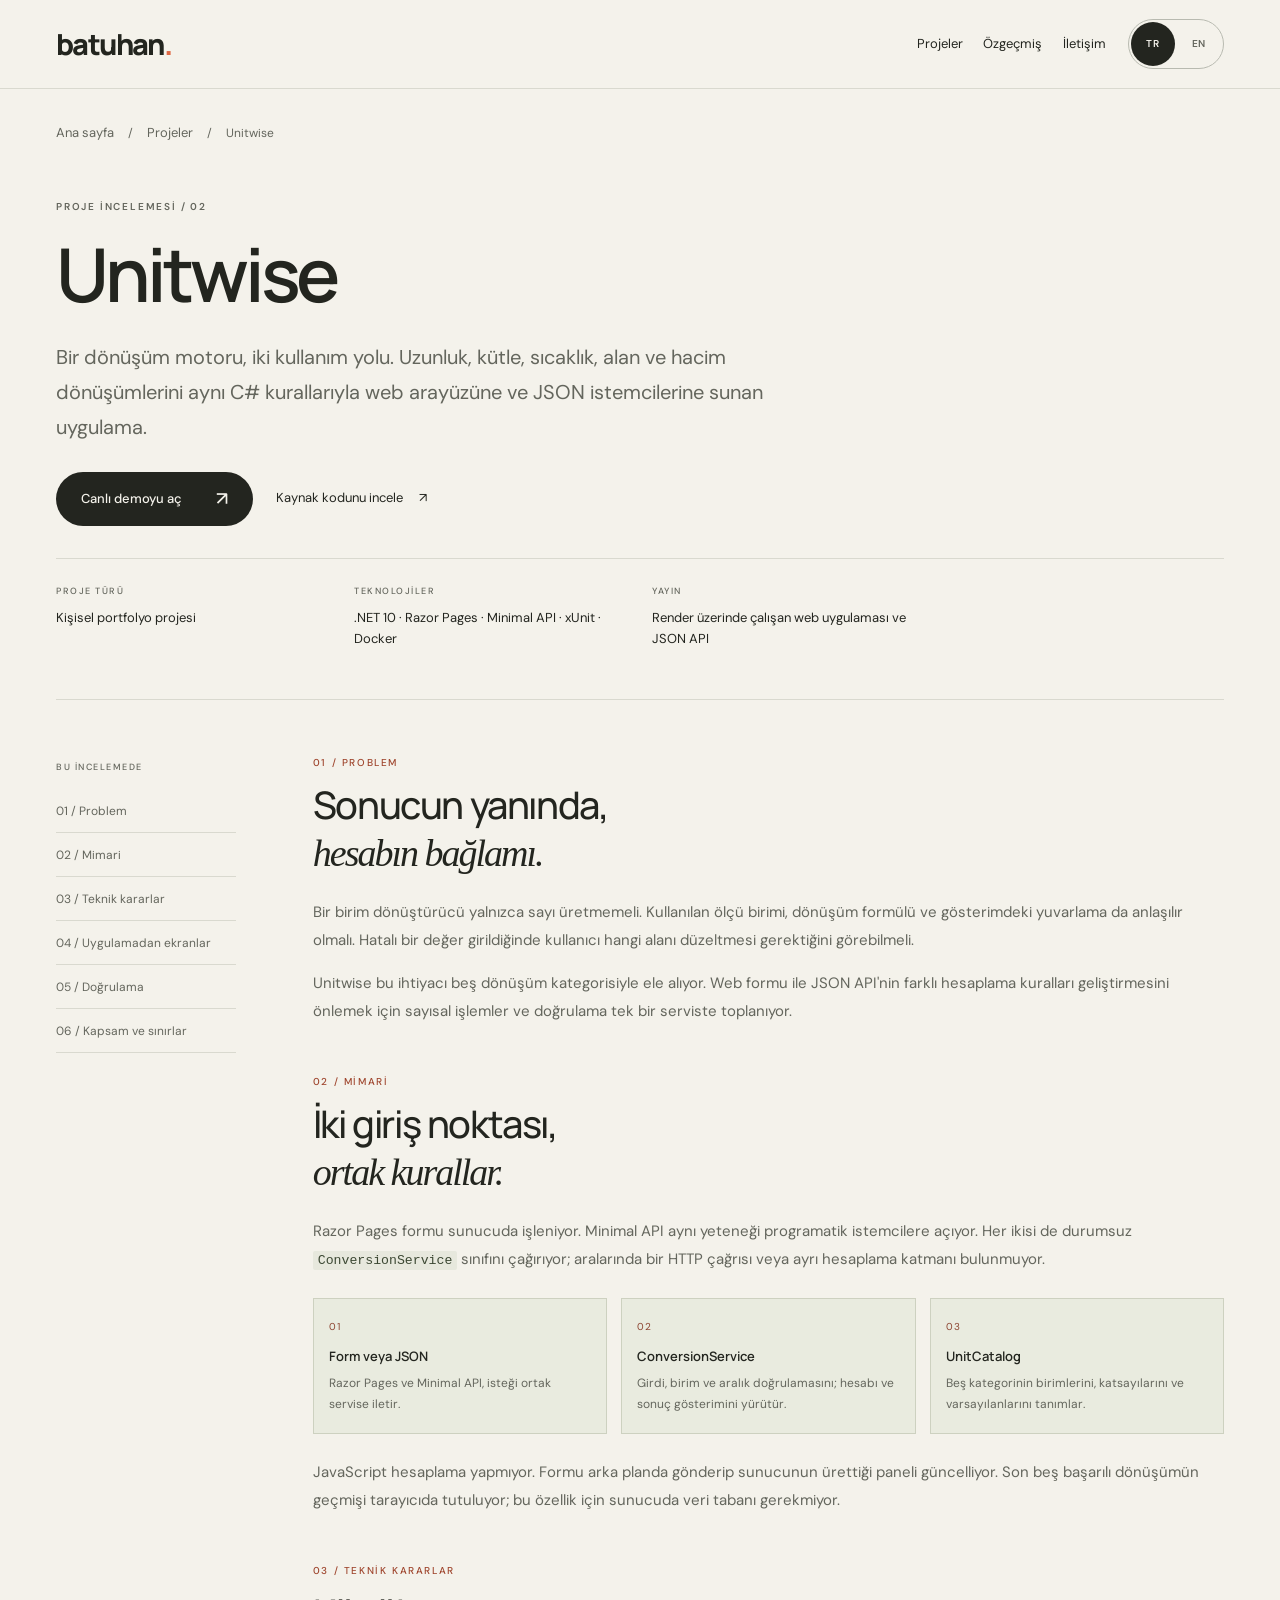
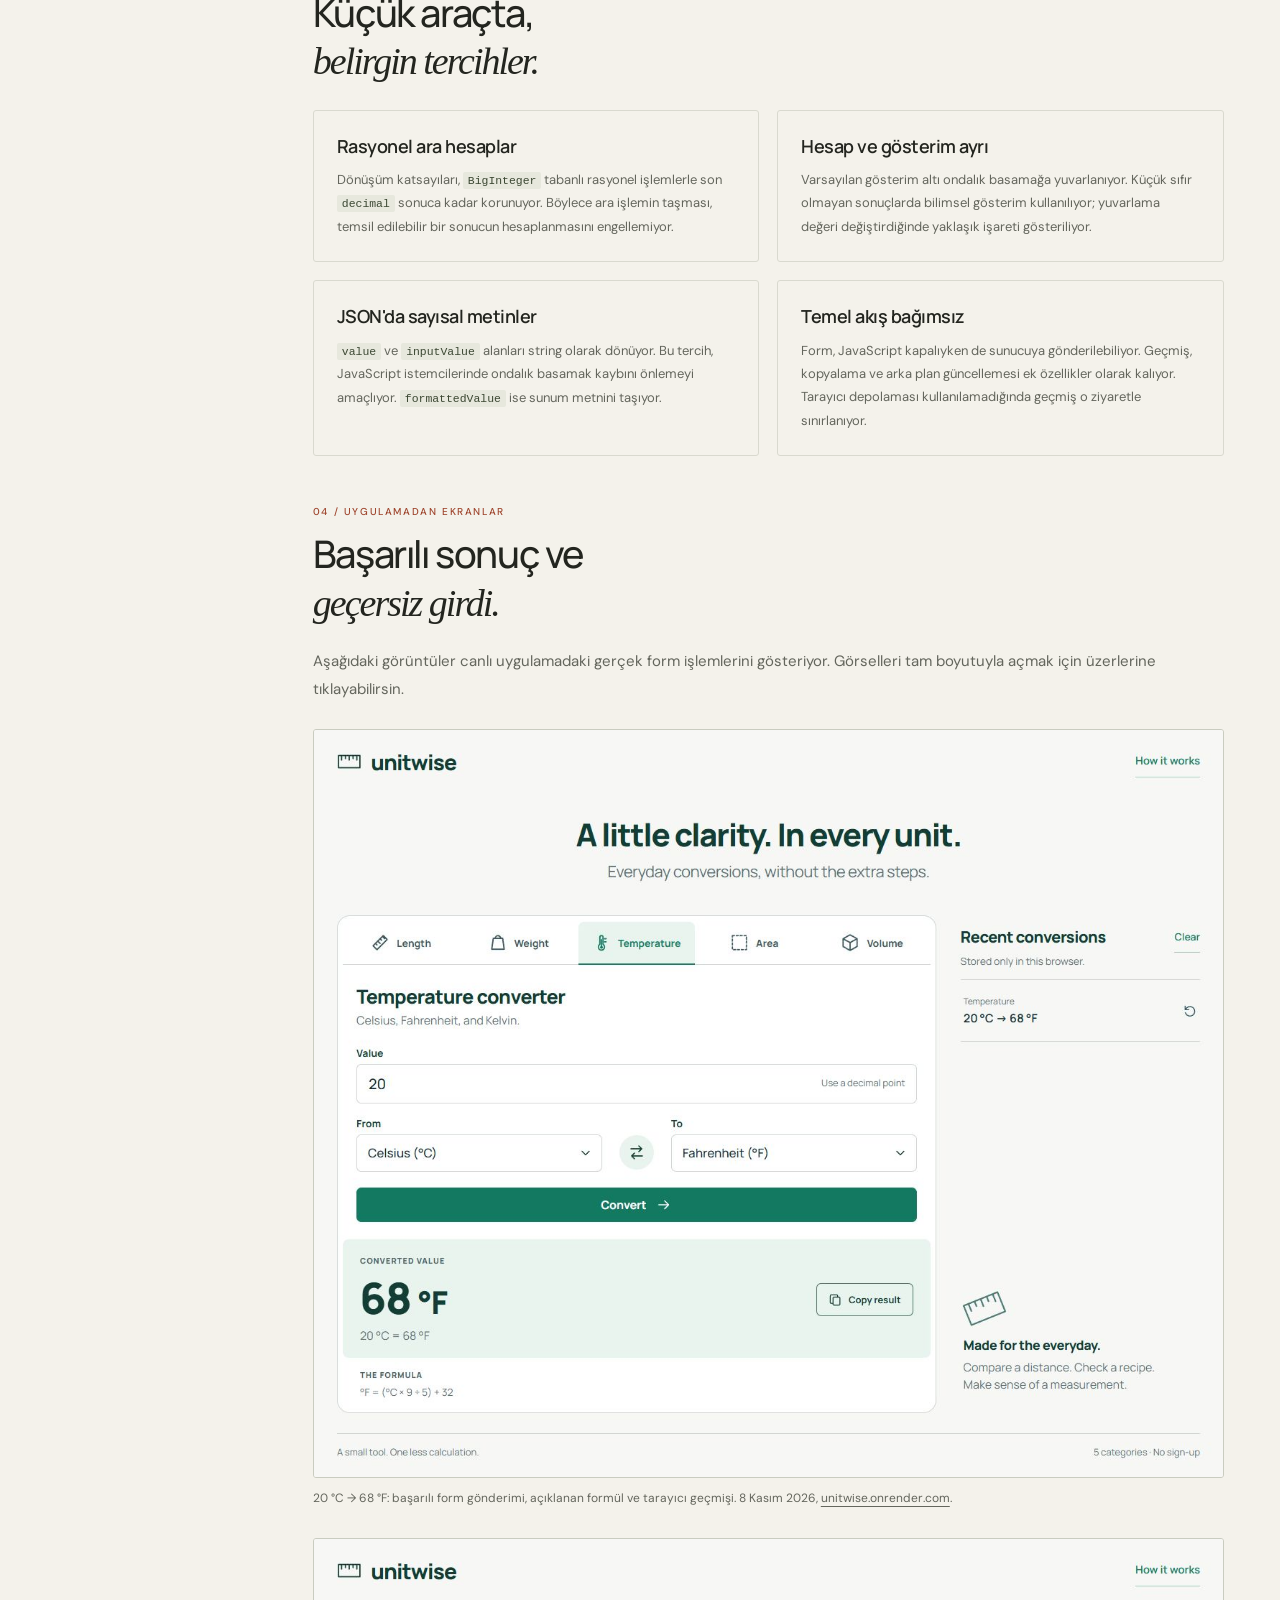
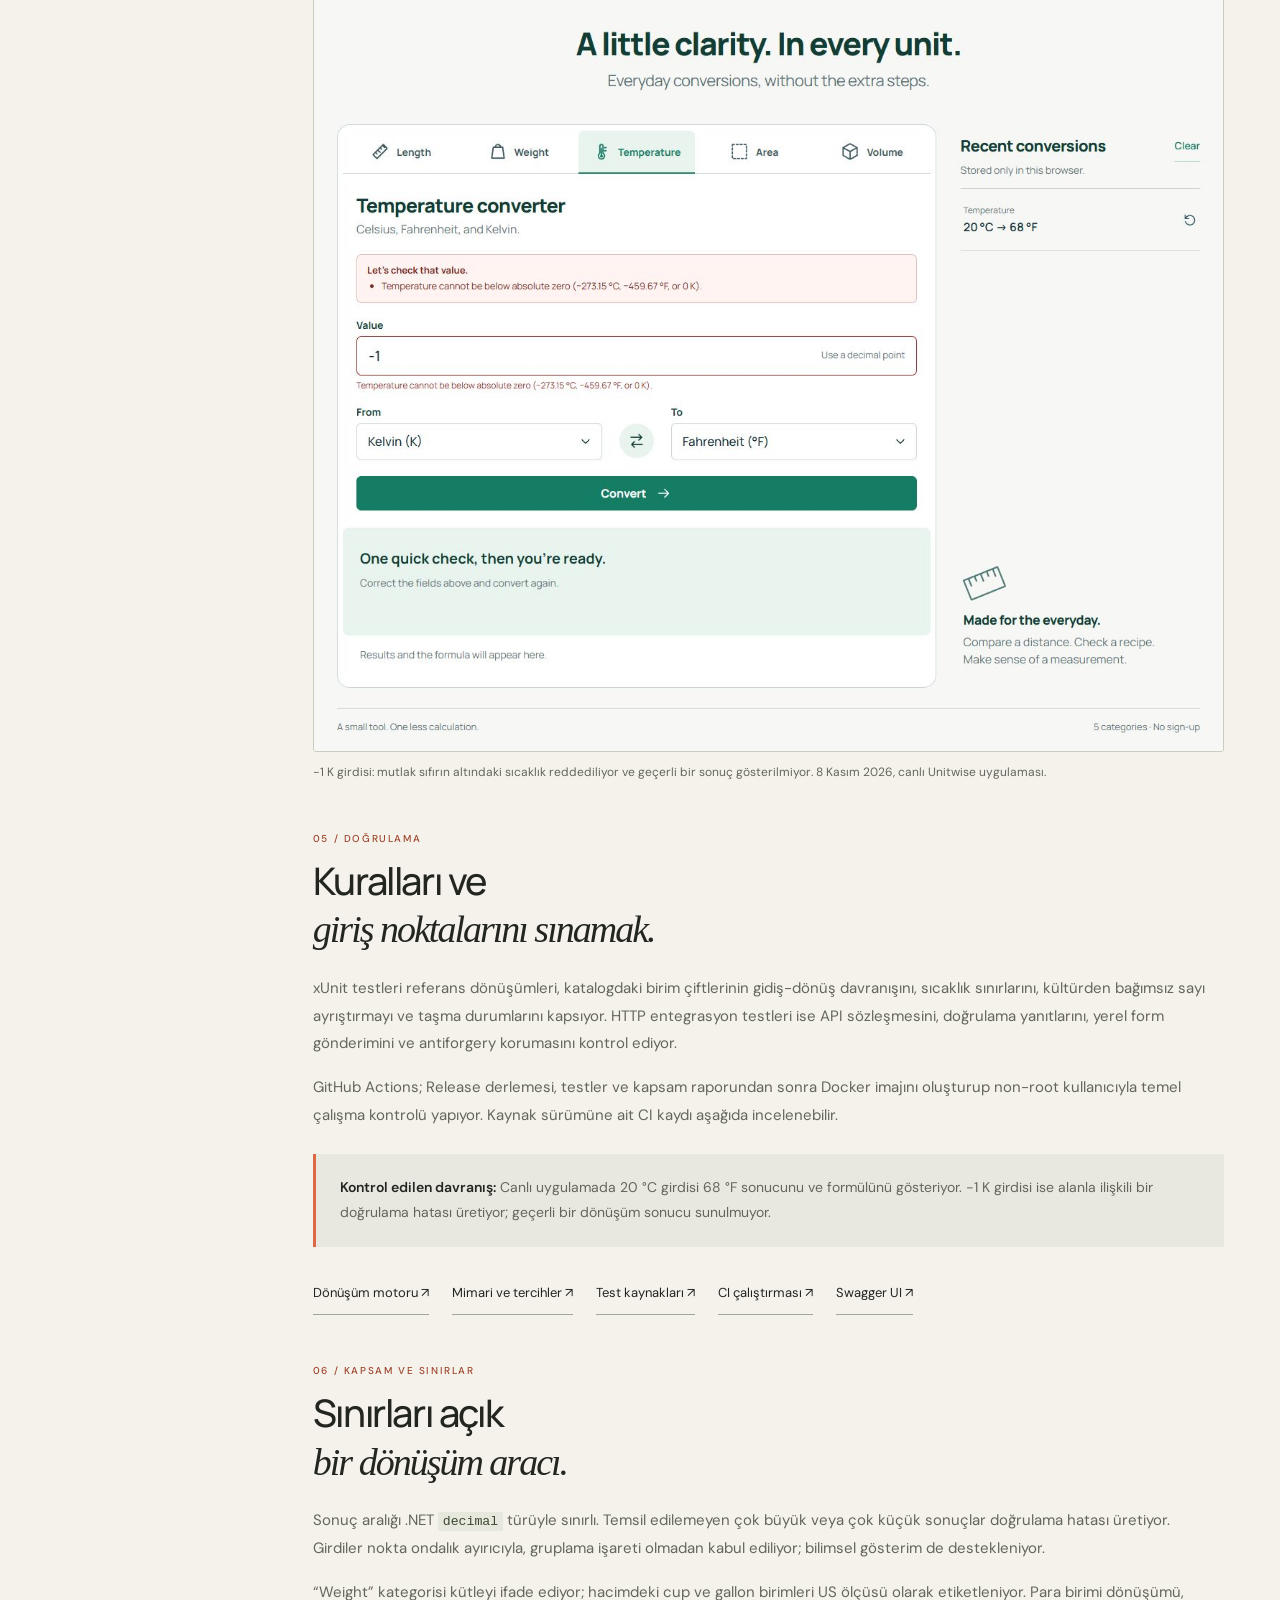
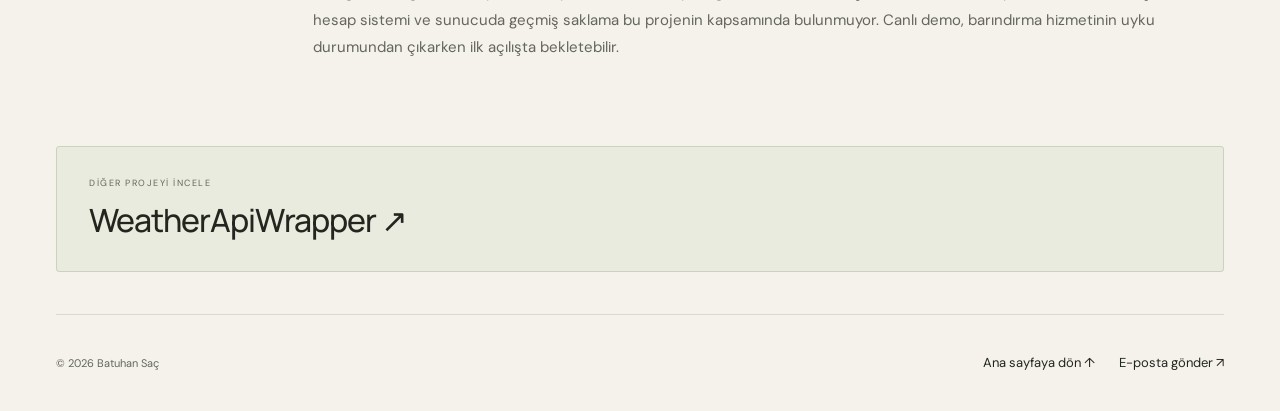
<file: projeler/unitwise/index.html>
<!doctype html>
<html lang="tr">
<head>
  <meta charset="utf-8">
  <meta name="viewport" content="width=device-width, initial-scale=1">
  <meta name="theme-color" content="#f4f2eb">
  <title>Unitwise — Proje İncelemesi · Batuhan Saç</title>
  <meta name="description" content="Unitwise proje incelemesi: Razor Pages ve JSON API için ortak C# dönüşüm motoru, sayısal hassasiyet, doğrulama ve gerçek uygulama ekranları.">
  <link rel="canonical" href="https://batuhansac.dev/projeler/unitwise/">
  <meta property="og:title" content="Unitwise — Bir dönüşüm motoru, iki kullanım yolu.">
  <meta property="og:description" content="Mimari kararlar, sayısal sınırlar, test yaklaşımı ve canlı Unitwise uygulamasından gerçek ekran görüntüleri.">
  <meta property="og:type" content="article">
  <meta property="og:url" content="https://batuhansac.dev/projeler/unitwise/">
  <meta property="og:image" content="https://batuhansac.dev/assets/screenshots/unitwise-temperature.jpg">
  <meta property="og:image:alt" content="Unitwise uygulamasında 20 °C değerinin 68 °F sonucuna dönüştürülmesi">
  <link rel="icon" href="../../assets/favicon.svg" type="image/svg+xml">
  <link rel="preconnect" href="https://fonts.googleapis.com">
  <link rel="preconnect" href="https://fonts.gstatic.com" crossorigin>
  <link href="https://fonts.googleapis.com/css2?family=DM+Sans:wght@400;500;600;700&family=Manrope:wght@400;500;600;700;800&display=swap" rel="stylesheet">
  <link rel="stylesheet" href="../../style.css">
  <link rel="stylesheet" href="../../case-study.css">
  <link rel="alternate" hreflang="tr" href="https://batuhansac.dev/projeler/unitwise/">
  <link rel="alternate" hreflang="en" href="https://batuhansac.dev/en/projects/unitwise/">
  <link rel="alternate" hreflang="x-default" href="https://batuhansac.dev/projeler/unitwise/">
  <meta property="og:locale" content="tr_TR">
  <meta property="og:locale:alternate" content="en_US">
  <link rel="stylesheet" href="../../language.css">
  <script src="../../language.js" defer></script>
</head>
<body class="case-page">
  <a class="skip-link" href="#main">İçeriğe geç</a>
  <header class="header case-header">
    <div class="container header-inner">
      <a class="wordmark" href="../../" aria-label="Batuhan Saç, ana sayfa">batuhan<span class="logo-dot">.</span></a>
      <nav class="case-nav" aria-label="Ana gezinme">
        <a href="../../#projeler">Projeler</a>
        <a href="../../#ozgecmis">Özgeçmiş</a>
        <a href="../../#iletisim">İletişim</a>
      </nav>
      <nav class="language-switch" aria-label="Site dili">
        <a href="/projeler/unitwise/" lang="tr" hreflang="tr" data-language-link aria-current="page">TR<span class="sr-only"> - Türkçe</span></a>
        <a href="/en/projects/unitwise/" lang="en" hreflang="en" data-language-link>EN<span class="sr-only"> - English</span></a>
      </nav>
    </div>
  </header>
  <main id="main" class="container">
    <nav class="case-breadcrumb" aria-label="Sayfa yolu">
      <a href="../../">Ana sayfa</a><span aria-hidden="true">/</span>
      <a href="../../#projeler">Projeler</a><span aria-hidden="true">/</span>
      <span aria-current="page">Unitwise</span>
    </nav>
    <section class="case-hero" aria-labelledby="project-title">
      <p class="eyebrow">PROJE İNCELEMESİ / 02</p>
      <h1 id="project-title">Unitwise</h1>
      <p class="case-lead">Bir dönüşüm motoru, iki kullanım yolu. Uzunluk, kütle, sıcaklık, alan ve hacim dönüşümlerini aynı C# kurallarıyla web arayüzüne ve JSON istemcilerine sunan uygulama.</p>
      <div class="case-actions">
        <a class="button button-dark" href="https://unitwise.onrender.com/" target="_blank" rel="noopener noreferrer">Canlı demoyu aç <span aria-hidden="true">↗</span><span class="sr-only"> (yeni sekme)</span></a>
        <a class="text-link" href="https://github.com/batuhansacofficial/Unitwise" target="_blank" rel="noopener noreferrer">Kaynak kodunu incele <span aria-hidden="true">↗</span><span class="sr-only"> (yeni sekme)</span></a>
      </div>
      <dl class="case-meta">
        <div><dt>Proje türü</dt><dd>Kişisel portfolyo projesi</dd></div>
        <div><dt>Teknolojiler</dt><dd>.NET 10 · Razor Pages · Minimal API · xUnit · Docker</dd></div>
        <div><dt>Yayın</dt><dd>Render üzerinde çalışan web uygulaması ve JSON API</dd></div>
      </dl>
    </section>
    <div class="case-layout">
      <aside class="case-toc" aria-label="İnceleme bölümleri">
        <p>BU İNCELEMEDE</p>
        <nav aria-label="Bölüm gezinmesi"><ol>
          <li><a href="#problem">01 / Problem</a></li>
          <li><a href="#mimari">02 / Mimari</a></li>
          <li><a href="#kararlar">03 / Teknik kararlar</a></li>
          <li><a href="#ekranlar">04 / Uygulamadan ekranlar</a></li>
          <li><a href="#kalite">05 / Doğrulama</a></li>
          <li><a href="#kapsam">06 / Kapsam ve sınırlar</a></li>
        </ol></nav>
      </aside>
      <article class="case-content" aria-label="Unitwise proje incelemesi">
        <section class="case-section" id="problem" aria-labelledby="problem-title">
          <span class="case-number">01 / PROBLEM</span>
          <h2 id="problem-title">Sonucun yanında,<br><span class="serif">hesabın bağlamı.</span></h2>
          <p>Bir birim dönüştürücü yalnızca sayı üretmemeli. Kullanılan ölçü birimi, dönüşüm formülü ve gösterimdeki yuvarlama da anlaşılır olmalı. Hatalı bir değer girildiğinde kullanıcı hangi alanı düzeltmesi gerektiğini görebilmeli.</p>
          <p>Unitwise bu ihtiyacı beş dönüşüm kategorisiyle ele alıyor. Web formu ile JSON API'nin farklı hesaplama kuralları geliştirmesini önlemek için sayısal işlemler ve doğrulama tek bir serviste toplanıyor.</p>
        </section>
        <section class="case-section" id="mimari" aria-labelledby="architecture-title">
          <span class="case-number">02 / MİMARİ</span>
          <h2 id="architecture-title">İki giriş noktası,<br><span class="serif">ortak kurallar.</span></h2>
          <p>Razor Pages formu sunucuda işleniyor. Minimal API aynı yeteneği programatik istemcilere açıyor. Her ikisi de durumsuz <code>ConversionService</code> sınıfını çağırıyor; aralarında bir HTTP çağrısı veya ayrı hesaplama katmanı bulunmuyor.</p>
          <ol class="case-flow" aria-label="İstekten dönüşüm sonucuna uygulama akışı">
            <li><strong>Form veya JSON</strong><span>Razor Pages ve Minimal API, isteği ortak servise iletir.</span></li>
            <li><strong>ConversionService</strong><span>Girdi, birim ve aralık doğrulamasını; hesabı ve sonuç gösterimini yürütür.</span></li>
            <li><strong>UnitCatalog</strong><span>Beş kategorinin birimlerini, katsayılarını ve varsayılanlarını tanımlar.</span></li>
          </ol>
          <p>JavaScript hesaplama yapmıyor. Formu arka planda gönderip sunucunun ürettiği paneli güncelliyor. Son beş başarılı dönüşümün geçmişi tarayıcıda tutuluyor; bu özellik için sunucuda veri tabanı gerekmiyor.</p>
        </section>
        <section class="case-section" id="kararlar" aria-labelledby="decisions-title">
          <span class="case-number">03 / TEKNİK KARARLAR</span>
          <h2 id="decisions-title">Küçük araçta,<br><span class="serif">belirgin tercihler.</span></h2>
          <div class="decision-grid">
            <article><h3>Rasyonel ara hesaplar</h3><p>Dönüşüm katsayıları, <code>BigInteger</code> tabanlı rasyonel işlemlerle son <code>decimal</code> sonuca kadar korunuyor. Böylece ara işlemin taşması, temsil edilebilir bir sonucun hesaplanmasını engellemiyor.</p></article>
            <article><h3>Hesap ve gösterim ayrı</h3><p>Varsayılan gösterim altı ondalık basamağa yuvarlanıyor. Küçük sıfır olmayan sonuçlarda bilimsel gösterim kullanılıyor; yuvarlama değeri değiştirdiğinde yaklaşık işareti gösteriliyor.</p></article>
            <article><h3>JSON'da sayısal metinler</h3><p><code>value</code> ve <code>inputValue</code> alanları string olarak dönüyor. Bu tercih, JavaScript istemcilerinde ondalık basamak kaybını önlemeyi amaçlıyor. <code>formattedValue</code> ise sunum metnini taşıyor.</p></article>
            <article><h3>Temel akış bağımsız</h3><p>Form, JavaScript kapalıyken de sunucuya gönderilebiliyor. Geçmiş, kopyalama ve arka plan güncellemesi ek özellikler olarak kalıyor. Tarayıcı depolaması kullanılamadığında geçmiş o ziyaretle sınırlanıyor.</p></article>
          </div>
        </section>
        <section class="case-section" id="ekranlar" aria-labelledby="screens-title">
          <span class="case-number">04 / UYGULAMADAN EKRANLAR</span>
          <h2 id="screens-title">Başarılı sonuç ve<br><span class="serif">geçersiz girdi.</span></h2>
          <p>Aşağıdaki görüntüler canlı uygulamadaki gerçek form işlemlerini gösteriyor. Görselleri tam boyutuyla açmak için üzerlerine tıklayabilirsin.</p>
          <div class="case-gallery">
            <figure>
              <a href="../../assets/screenshots/unitwise-temperature.jpg" target="_blank" rel="noopener noreferrer" aria-label="20 °C dönüşümünün ekran görüntüsünü tam boyutta aç, yeni sekme">
                <img src="../../assets/screenshots/unitwise-temperature.jpg" alt="Canlı Unitwise arayüzünde 20 °C için 68 °F sonucu, dönüşüm formülü ve son dönüşümler geçmişi" width="1265" height="1040" loading="lazy">
              </a>
              <figcaption>20 °C → 68 °F: başarılı form gönderimi, açıklanan formül ve tarayıcı geçmişi. 8 Kasım 2026, <a href="https://unitwise.onrender.com/" target="_blank" rel="noopener noreferrer">unitwise.onrender.com<span class="sr-only"> (yeni sekme)</span></a>.</figcaption>
            </figure>
            <figure>
              <a href="../../assets/screenshots/unitwise-validation.jpg" target="_blank" rel="noopener noreferrer" aria-label="Mutlak sıfır doğrulamasının ekran görüntüsünü tam boyutta aç, yeni sekme">
                <img src="../../assets/screenshots/unitwise-validation.jpg" alt="Unitwise arayüzünde -1 Kelvin değerini Fahrenheit'a dönüştürme girişimi için mutlak sıfır doğrulama hatası" width="1265" height="1131" loading="lazy">
              </a>
              <figcaption>−1 K girdisi: mutlak sıfırın altındaki sıcaklık reddediliyor ve geçerli bir sonuç gösterilmiyor. 8 Kasım 2026, canlı Unitwise uygulaması.</figcaption>
            </figure>
          </div>
        </section>
        <section class="case-section" id="kalite" aria-labelledby="quality-title">
          <span class="case-number">05 / DOĞRULAMA</span>
          <h2 id="quality-title">Kuralları ve<br><span class="serif">giriş noktalarını sınamak.</span></h2>
          <p>xUnit testleri referans dönüşümleri, katalogdaki birim çiftlerinin gidiş-dönüş davranışını, sıcaklık sınırlarını, kültürden bağımsız sayı ayrıştırmayı ve taşma durumlarını kapsıyor. HTTP entegrasyon testleri ise API sözleşmesini, doğrulama yanıtlarını, yerel form gönderimini ve antiforgery korumasını kontrol ediyor.</p>
          <p>GitHub Actions; Release derlemesi, testler ve kapsam raporundan sonra Docker imajını oluşturup non-root kullanıcıyla temel çalışma kontrolü yapıyor. Kaynak sürümüne ait CI kaydı aşağıda incelenebilir.</p>
          <div class="case-callout"><p><strong>Kontrol edilen davranış:</strong> Canlı uygulamada 20 °C girdisi 68 °F sonucunu ve formülünü gösteriyor. −1 K girdisi ise alanla ilişkili bir doğrulama hatası üretiyor; geçerli bir dönüşüm sonucu sunulmuyor.</p></div>
          <div class="case-evidence-links">
            <a href="https://github.com/batuhansacofficial/Unitwise/blob/41e56296a208b87577adcc49cffb8a1943a15660/UnitConverter/Conversion/ConversionService.cs" target="_blank" rel="noopener noreferrer">Dönüşüm motoru ↗<span class="sr-only"> (yeni sekme)</span></a>
            <a href="https://github.com/batuhansacofficial/Unitwise/blob/41e56296a208b87577adcc49cffb8a1943a15660/docs/architecture.md" target="_blank" rel="noopener noreferrer">Mimari ve tercihler ↗<span class="sr-only"> (yeni sekme)</span></a>
            <a href="https://github.com/batuhansacofficial/Unitwise/tree/41e56296a208b87577adcc49cffb8a1943a15660/UnitConverter.Tests" target="_blank" rel="noopener noreferrer">Test kaynakları ↗<span class="sr-only"> (yeni sekme)</span></a>
            <a href="https://github.com/batuhansacofficial/Unitwise/actions/runs/39178205386" target="_blank" rel="noopener noreferrer">CI çalıştırması ↗<span class="sr-only"> (yeni sekme)</span></a>
            <a href="https://unitwise.onrender.com/swagger" target="_blank" rel="noopener noreferrer">Swagger UI ↗<span class="sr-only"> (yeni sekme)</span></a>
          </div>
        </section>
        <section class="case-section" id="kapsam" aria-labelledby="scope-title">
          <span class="case-number">06 / KAPSAM VE SINIRLAR</span>
          <h2 id="scope-title">Sınırları açık<br><span class="serif">bir dönüşüm aracı.</span></h2>
          <p>Sonuç aralığı .NET <code>decimal</code> türüyle sınırlı. Temsil edilemeyen çok büyük veya çok küçük sonuçlar doğrulama hatası üretiyor. Girdiler nokta ondalık ayırıcıyla, gruplama işareti olmadan kabul ediliyor; bilimsel gösterim de destekleniyor.</p>
          <p>“Weight” kategorisi kütleyi ifade ediyor; hacimdeki cup ve gallon birimleri US ölçüsü olarak etiketleniyor. Para birimi dönüşümü, hesap sistemi ve sunucuda geçmiş saklama bu projenin kapsamında bulunmuyor. Canlı demo, barındırma hizmetinin uyku durumundan çıkarken ilk açılışta bekletebilir.</p>
        </section>
      </article>
    </div>
    <a class="case-next" href="../weather-api-wrapper/"><span class="case-next-label">DİĞER PROJEYİ İNCELE</span><strong>WeatherApiWrapper <span aria-hidden="true">↗</span></strong></a>
  </main>
  <footer class="container case-footer">
    <p>© 2026 Batuhan Saç</p>
    <div><a href="../../">Ana sayfaya dön ↑</a><a href="mailto:batuhansac53@gmail.com">E-posta gönder ↗</a></div>
  </footer>
</body>
</html>
</file>
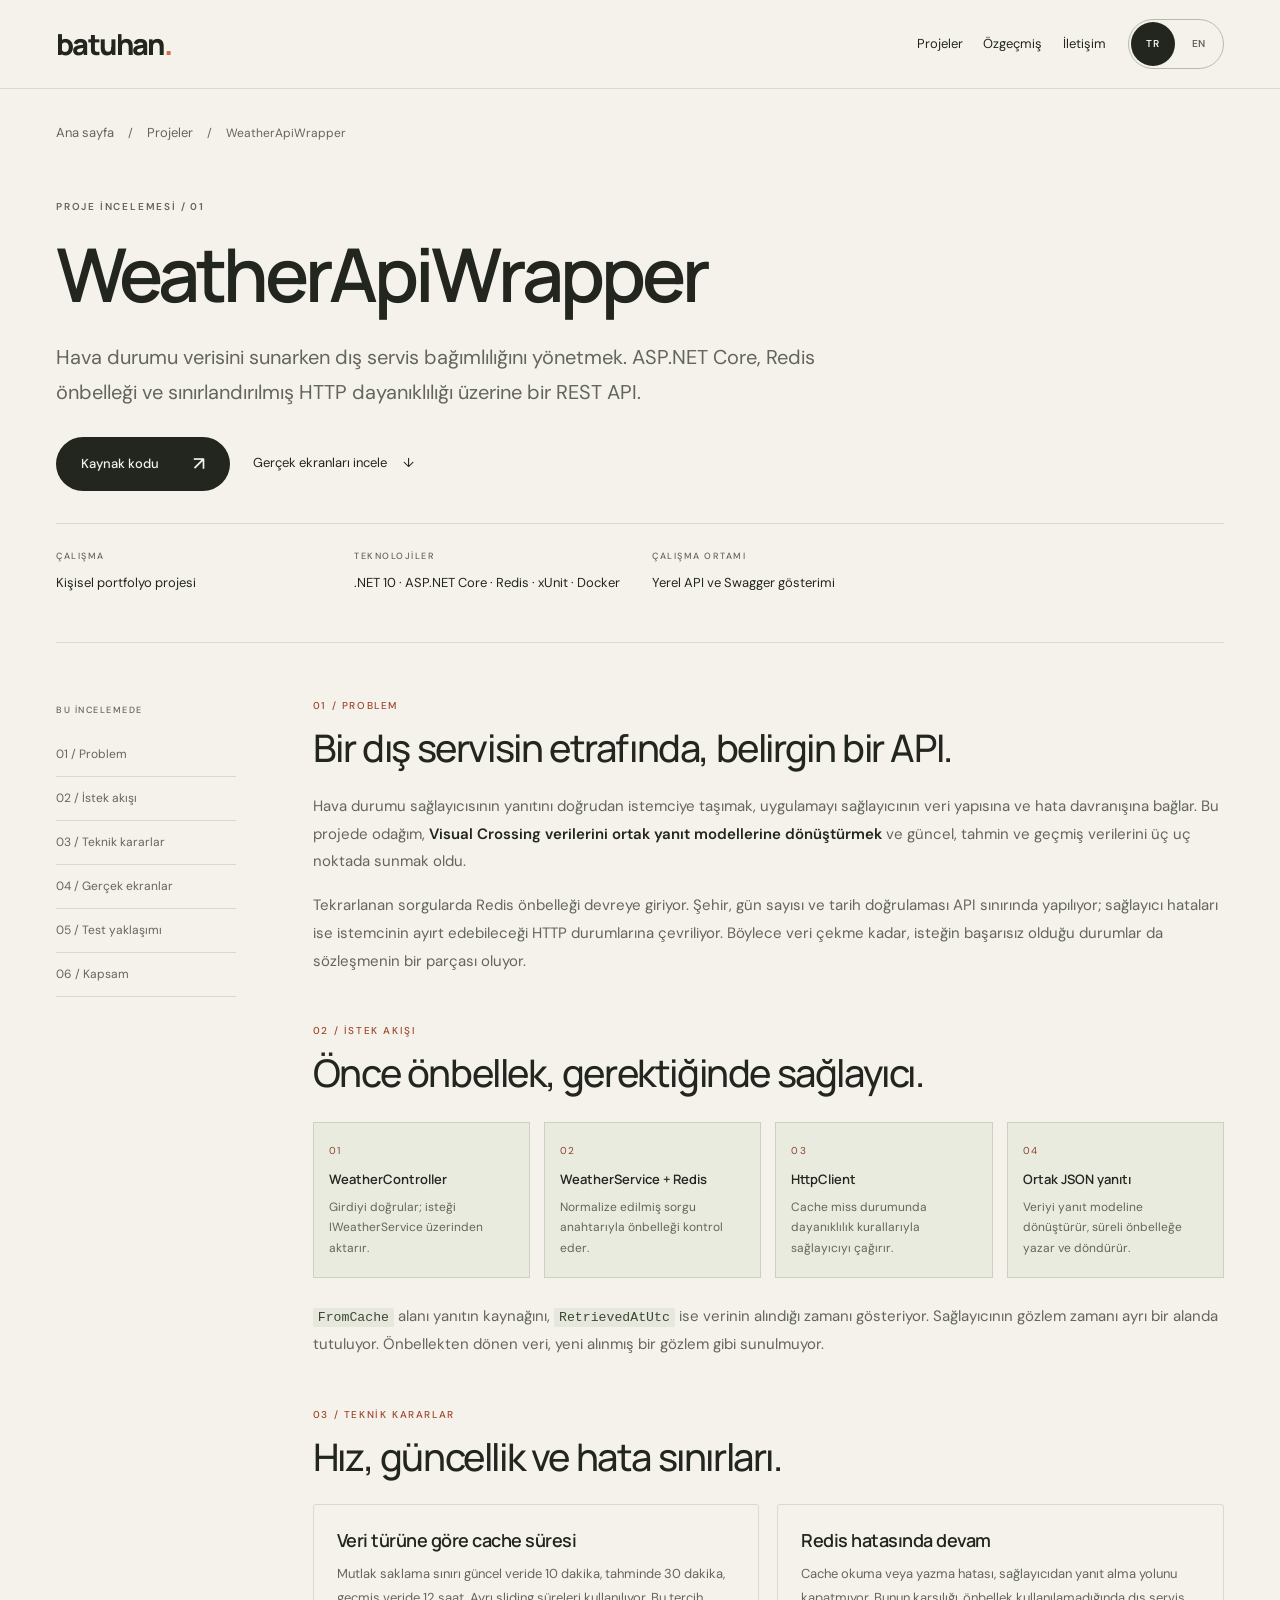
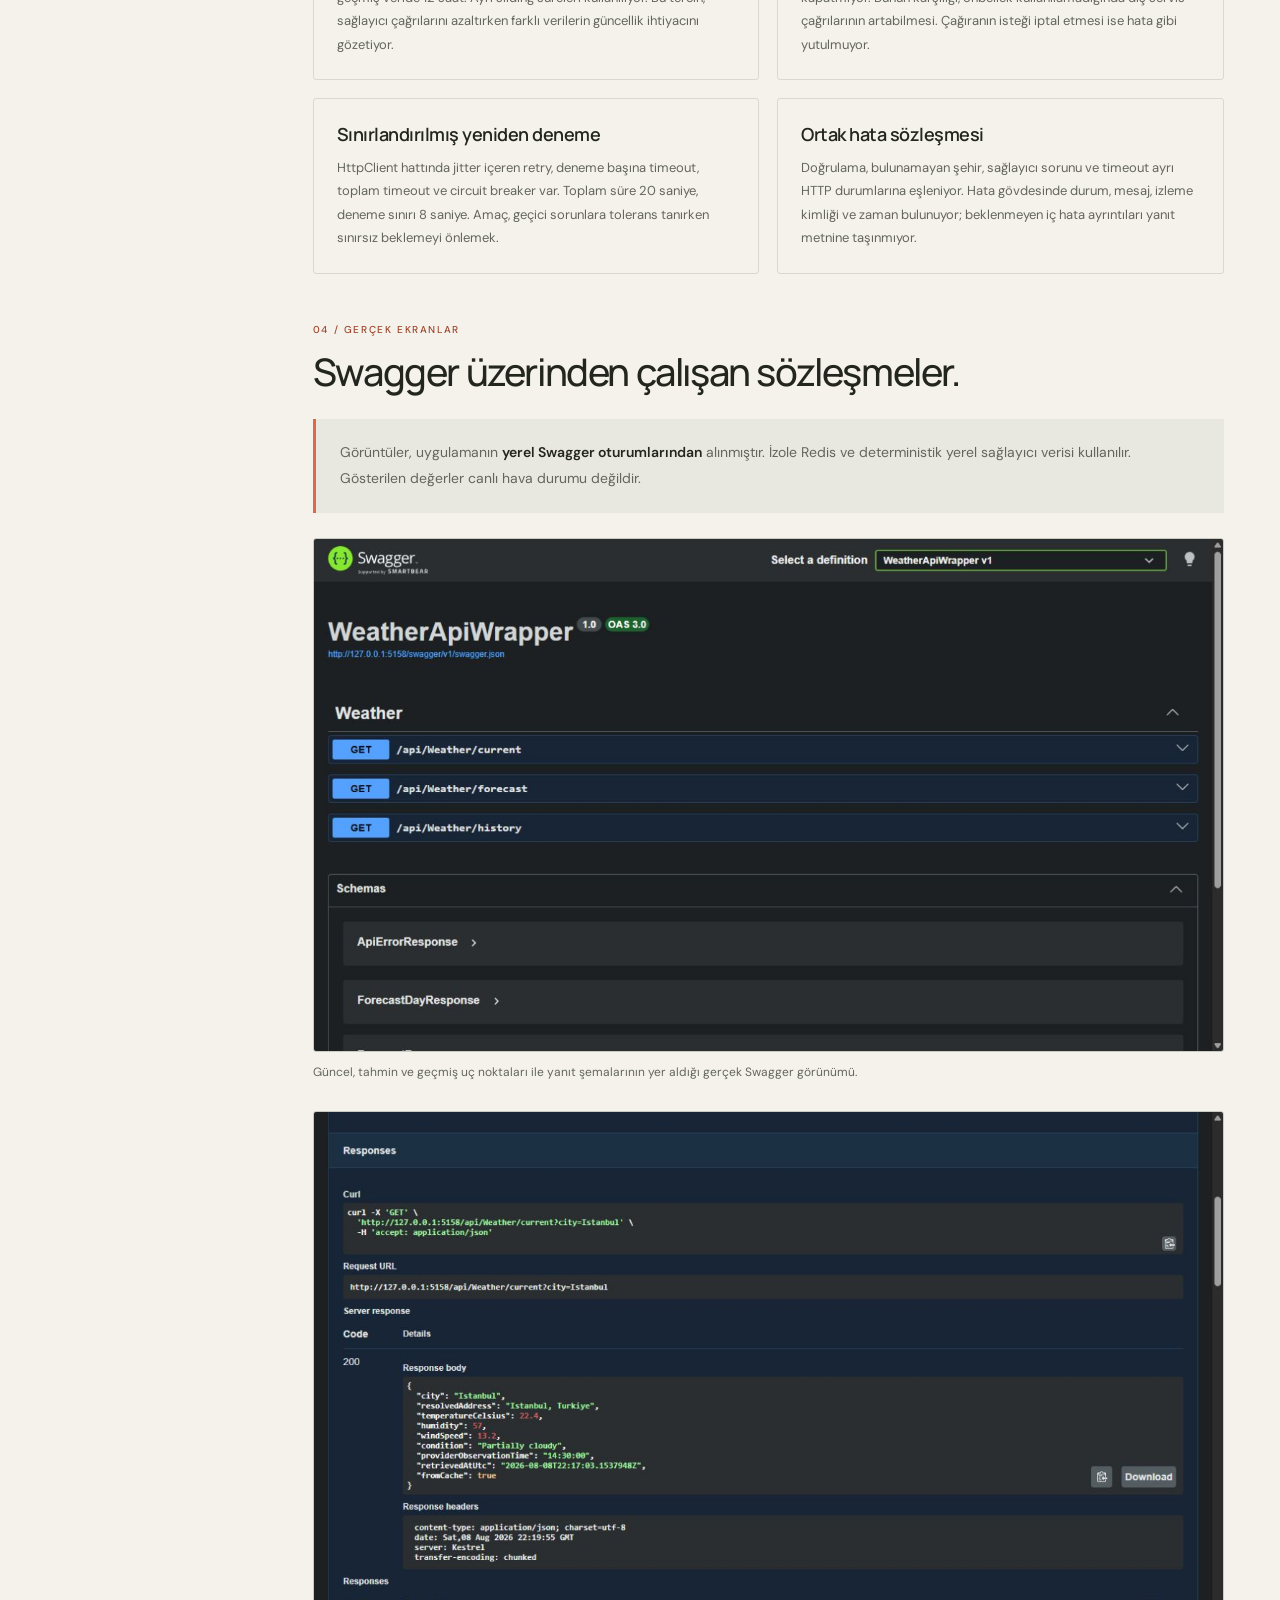
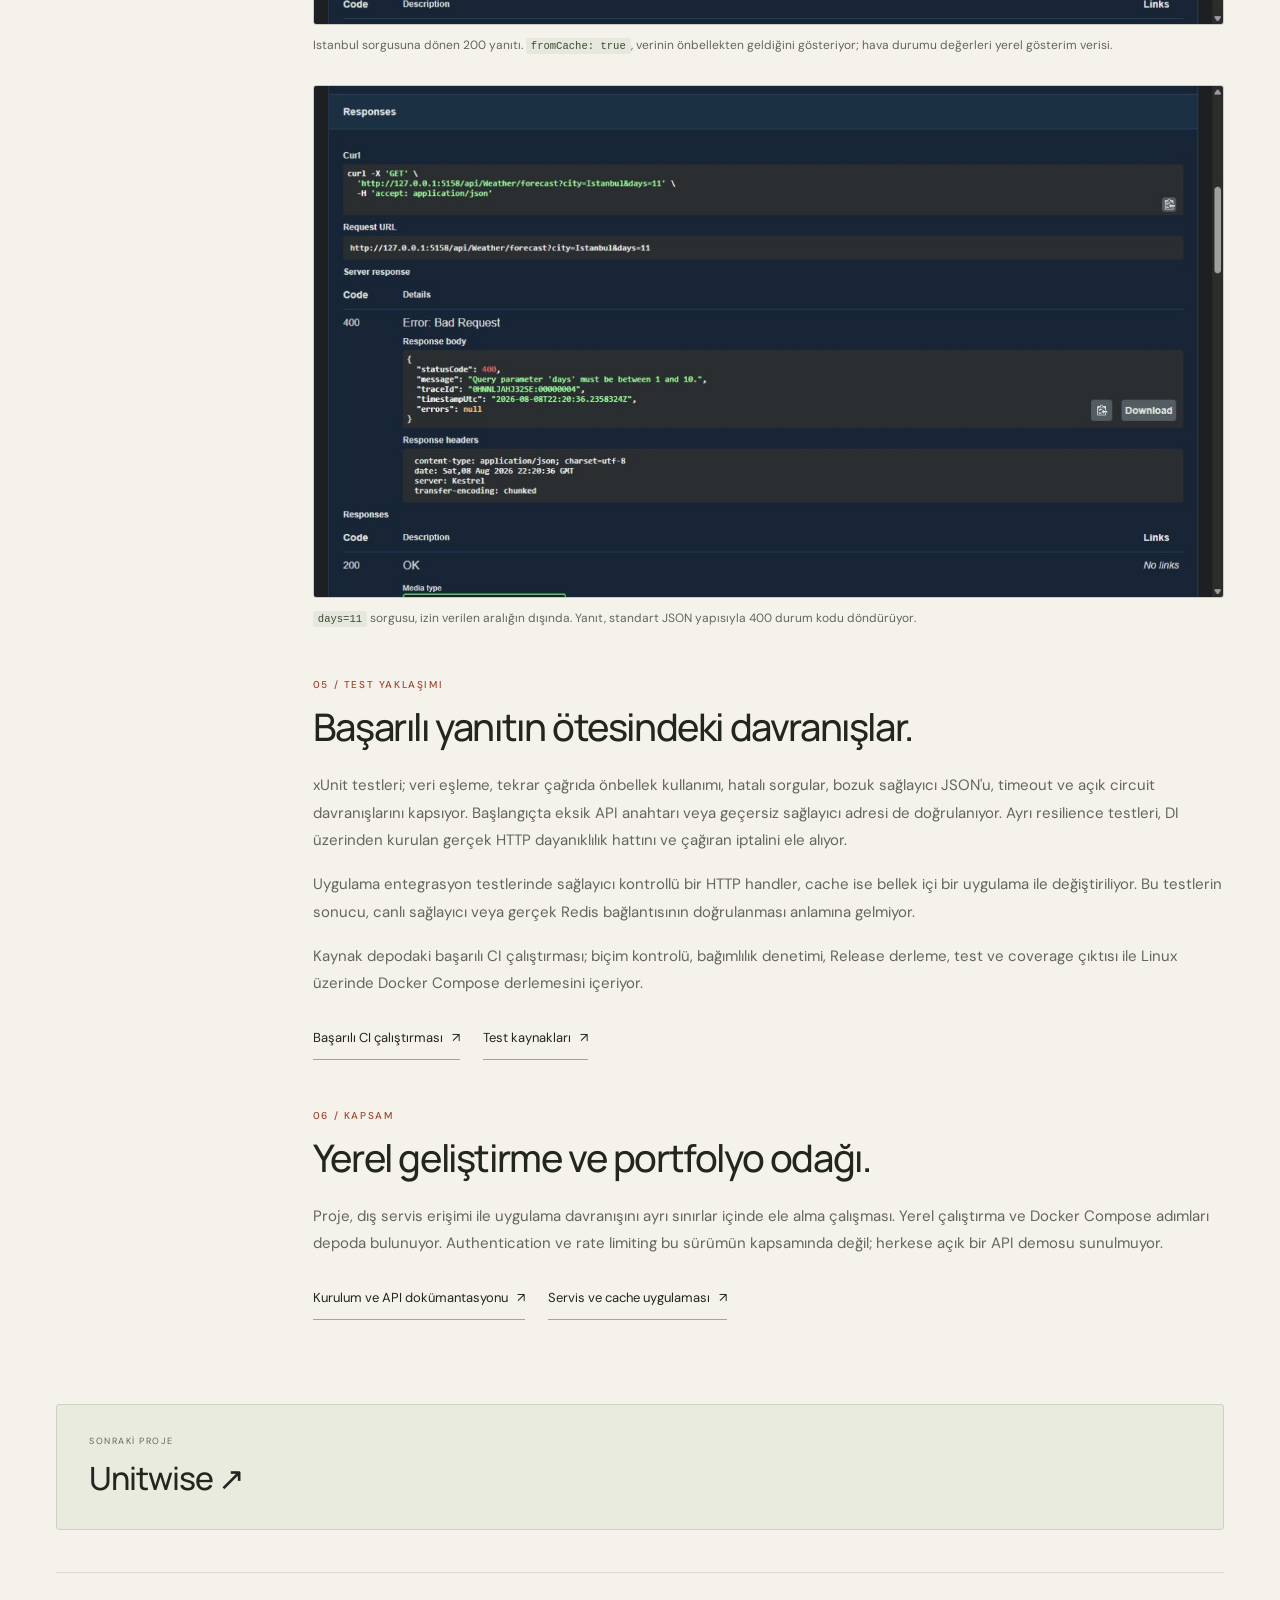
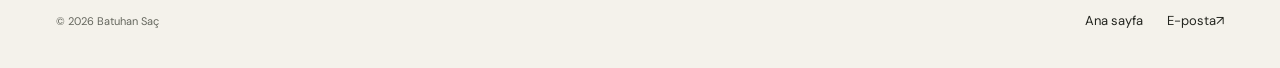
<file: projeler/weather-api-wrapper/index.html>
<!doctype html>
<html lang="tr">
<head>
  <meta charset="utf-8">
  <meta name="viewport" content="width=device-width, initial-scale=1">
  <meta name="theme-color" content="#f4f2eb">
  <title>WeatherApiWrapper | Batuhan Saç</title>
  <meta name="description" content="WeatherApiWrapper proje incelemesi: ASP.NET Core ile hava durumu API'si, Redis cache-aside, HTTP dayanıklılığı, standart hatalar ve gerçek Swagger ekranları.">
  <link rel="canonical" href="https://batuhansac.dev/projeler/weather-api-wrapper/">
  <meta property="og:type" content="article">
  <meta property="og:title" content="WeatherApiWrapper | Batuhan Saç">
  <meta property="og:description" content="Dış servis çağrıları, Redis önbelleği ve belirgin API hata sözleşmeleri üzerine bir .NET portfolyo projesi.">
  <meta property="og:url" content="https://batuhansac.dev/projeler/weather-api-wrapper/">
  <meta property="og:image" content="https://batuhansac.dev/assets/screenshots/weather-overview.jpg">
  <link rel="icon" href="../../assets/favicon.svg" type="image/svg+xml">
  <link rel="preconnect" href="https://fonts.googleapis.com">
  <link rel="preconnect" href="https://fonts.gstatic.com" crossorigin>
  <link href="https://fonts.googleapis.com/css2?family=DM+Sans:wght@400;500;600;700&family=Manrope:wght@400;500;600;700;800&display=swap" rel="stylesheet">
  <link rel="stylesheet" href="../../style.css">
  <link rel="stylesheet" href="../../case-study.css">
  <link rel="alternate" hreflang="tr" href="https://batuhansac.dev/projeler/weather-api-wrapper/">
  <link rel="alternate" hreflang="en" href="https://batuhansac.dev/en/projects/weather-api-wrapper/">
  <link rel="alternate" hreflang="x-default" href="https://batuhansac.dev/projeler/weather-api-wrapper/">
  <meta property="og:locale" content="tr_TR">
  <meta property="og:locale:alternate" content="en_US">
  <link rel="stylesheet" href="../../language.css">
  <script src="../../language.js" defer></script>
</head>
<body class="case-page">
  <a class="skip-link" href="#main">İçeriğe geç</a>
  <header class="header case-header">
    <div class="container header-inner">
      <a class="wordmark" href="../../" aria-label="Batuhan Saç, ana sayfa">batuhan<span class="logo-dot">.</span></a>
      <nav class="case-nav" aria-label="Ana gezinme">
        <a href="../../#projeler">Projeler</a>
        <a href="../../#ozgecmis">Özgeçmiş</a>
        <a href="../../#iletisim">İletişim</a>
      </nav>
      <nav class="language-switch" aria-label="Site dili">
        <a href="/projeler/weather-api-wrapper/" lang="tr" hreflang="tr" data-language-link aria-current="page">TR<span class="sr-only"> - Türkçe</span></a>
        <a href="/en/projects/weather-api-wrapper/" lang="en" hreflang="en" data-language-link>EN<span class="sr-only"> - English</span></a>
      </nav>
    </div>
  </header>
  <main class="container" id="main">
    <nav class="case-breadcrumb" aria-label="İçerik yolu"><a href="../../">Ana sayfa</a><span aria-hidden="true">/</span><a href="../../#projeler">Projeler</a><span aria-hidden="true">/</span><span aria-current="page">WeatherApiWrapper</span></nav>
    <section class="case-hero" aria-labelledby="case-title">
      <p class="eyebrow">PROJE İNCELEMESİ / 01</p>
      <h1 id="case-title">Weather<wbr>Api<wbr>Wrapper</h1>
      <p class="case-lead">Hava durumu verisini sunarken dış servis bağımlılığını yönetmek. ASP.NET Core, Redis önbelleği ve sınırlandırılmış HTTP dayanıklılığı üzerine bir REST API.</p>
      <div class="case-actions"><a class="button button-dark" href="https://github.com/batuhansacofficial/WeatherApiWrapper" target="_blank" rel="noopener noreferrer">Kaynak kodu <span aria-hidden="true">↗</span><span class="sr-only"> (yeni sekme)</span></a><a class="text-link" href="#ekranlar">Gerçek ekranları incele <span aria-hidden="true">↓</span></a></div>
      <dl class="case-meta">
        <div><dt>Çalışma</dt><dd>Kişisel portfolyo projesi</dd></div>
        <div><dt>Teknolojiler</dt><dd>.NET 10 · ASP.NET Core · Redis · xUnit · Docker</dd></div>
        <div><dt>Çalışma ortamı</dt><dd>Yerel API ve Swagger gösterimi</dd></div>
      </dl>
    </section>
    <div class="case-layout">
      <aside class="case-toc" aria-label="Sayfa içeriği">
        <p>BU İNCELEMEDE</p>
        <nav aria-label="İnceleme bölümleri"><ol><li><a href="#problem">01 / Problem</a></li><li><a href="#mimari">02 / İstek akışı</a></li><li><a href="#kararlar">03 / Teknik kararlar</a></li><li><a href="#ekranlar">04 / Gerçek ekranlar</a></li><li><a href="#kalite">05 / Test yaklaşımı</a></li><li><a href="#kapsam">06 / Kapsam</a></li></ol></nav>
      </aside>
      <article class="case-content" aria-label="WeatherApiWrapper proje incelemesi">
        <section class="case-section" id="problem" aria-labelledby="problem-title">
          <span class="case-number">01 / PROBLEM</span>
          <h2 id="problem-title">Bir dış servisin etrafında, belirgin bir API.</h2>
          <p>Hava durumu sağlayıcısının yanıtını doğrudan istemciye taşımak, uygulamayı sağlayıcının veri yapısına ve hata davranışına bağlar. Bu projede odağım, <strong>Visual Crossing verilerini ortak yanıt modellerine dönüştürmek</strong> ve güncel, tahmin ve geçmiş verilerini üç uç noktada sunmak oldu.</p>
          <p>Tekrarlanan sorgularda Redis önbelleği devreye giriyor. Şehir, gün sayısı ve tarih doğrulaması API sınırında yapılıyor; sağlayıcı hataları ise istemcinin ayırt edebileceği HTTP durumlarına çevriliyor. Böylece veri çekme kadar, isteğin başarısız olduğu durumlar da sözleşmenin bir parçası oluyor.</p>
        </section>
        <section class="case-section" id="mimari" aria-labelledby="mimari-title">
          <span class="case-number">02 / İSTEK AKIŞI</span>
          <h2 id="mimari-title">Önce önbellek, gerektiğinde sağlayıcı.</h2>
          <ol class="case-flow">
            <li><strong>WeatherController</strong><span>Girdiyi doğrular; isteği IWeatherService üzerinden aktarır.</span></li>
            <li><strong>WeatherService + Redis</strong><span>Normalize edilmiş sorgu anahtarıyla önbelleği kontrol eder.</span></li>
            <li><strong>HttpClient</strong><span>Cache miss durumunda dayanıklılık kurallarıyla sağlayıcıyı çağırır.</span></li>
            <li><strong>Ortak JSON yanıtı</strong><span>Veriyi yanıt modeline dönüştürür, süreli önbelleğe yazar ve döndürür.</span></li>
          </ol>
          <p><code>FromCache</code> alanı yanıtın kaynağını, <code>RetrievedAtUtc</code> ise verinin alındığı zamanı gösteriyor. Sağlayıcının gözlem zamanı ayrı bir alanda tutuluyor. Önbellekten dönen veri, yeni alınmış bir gözlem gibi sunulmuyor.</p>
        </section>
        <section class="case-section" id="kararlar" aria-labelledby="kararlar-title">
          <span class="case-number">03 / TEKNİK KARARLAR</span>
          <h2 id="kararlar-title">Hız, güncellik ve hata sınırları.</h2>
          <div class="decision-grid">
            <article><h3>Veri türüne göre cache süresi</h3><p>Mutlak saklama sınırı güncel veride 10 dakika, tahminde 30 dakika, geçmiş veride 12 saat. Ayrı sliding süreleri kullanılıyor. Bu tercih, sağlayıcı çağrılarını azaltırken farklı verilerin güncellik ihtiyacını gözetiyor.</p></article>
            <article><h3>Redis hatasında devam</h3><p>Cache okuma veya yazma hatası, sağlayıcıdan yanıt alma yolunu kapatmıyor. Bunun karşılığı, önbellek kullanılamadığında dış servis çağrılarının artabilmesi. Çağıranın isteği iptal etmesi ise hata gibi yutulmuyor.</p></article>
            <article><h3>Sınırlandırılmış yeniden deneme</h3><p>HttpClient hattında jitter içeren retry, deneme başına timeout, toplam timeout ve circuit breaker var. Toplam süre 20 saniye, deneme sınırı 8 saniye. Amaç, geçici sorunlara tolerans tanırken sınırsız beklemeyi önlemek.</p></article>
            <article><h3>Ortak hata sözleşmesi</h3><p>Doğrulama, bulunamayan şehir, sağlayıcı sorunu ve timeout ayrı HTTP durumlarına eşleniyor. Hata gövdesinde durum, mesaj, izleme kimliği ve zaman bulunuyor; beklenmeyen iç hata ayrıntıları yanıt metnine taşınmıyor.</p></article>
          </div>
        </section>
        <section class="case-section" id="ekranlar" aria-labelledby="ekranlar-title">
          <span class="case-number">04 / GERÇEK EKRANLAR</span>
          <h2 id="ekranlar-title">Swagger üzerinden çalışan sözleşmeler.</h2>
          <div class="case-callout"><p>Görüntüler, uygulamanın <strong>yerel Swagger oturumlarından</strong> alınmıştır. İzole Redis ve deterministik yerel sağlayıcı verisi kullanılır. Gösterilen değerler canlı hava durumu değildir.</p></div>
          <div class="case-gallery">
            <figure><a href="../../assets/screenshots/weather-overview.jpg" target="_blank" rel="noopener noreferrer" aria-label="Swagger uç noktaları görüntüsünü tam boy aç (yeni sekme)"><img src="../../assets/screenshots/weather-overview.jpg" alt="WeatherApiWrapper Swagger arayüzünde current, forecast ve history GET uç noktaları" width="1265" height="712" loading="lazy"></a><figcaption>Güncel, tahmin ve geçmiş uç noktaları ile yanıt şemalarının yer aldığı gerçek Swagger görünümü.</figcaption></figure>
            <figure><a href="../../assets/screenshots/weather-cache-hit.jpg" target="_blank" rel="noopener noreferrer" aria-label="Önbellek yanıtını tam boy aç (yeni sekme)"><img src="../../assets/screenshots/weather-cache-hit.jpg" alt="Istanbul güncel hava durumu sorgusunun 200 durum kodlu JSON yanıtında fromCache true değeri" width="1265" height="712" loading="lazy"></a><figcaption>Istanbul sorgusuna dönen 200 yanıtı. <code>fromCache: true</code>, verinin önbellekten geldiğini gösteriyor; hava durumu değerleri yerel gösterim verisi.</figcaption></figure>
            <figure><a href="../../assets/screenshots/weather-validation.jpg" target="_blank" rel="noopener noreferrer" aria-label="Doğrulama hatasını tam boy aç (yeni sekme)"><img src="../../assets/screenshots/weather-validation.jpg" alt="days 11 olan tahmin sorgusuna dönen 400 Bad Request ve izin verilen 1 ile 10 gün aralığını belirten JSON hata mesajı" width="1265" height="712" loading="lazy"></a><figcaption><code>days=11</code> sorgusu, izin verilen aralığın dışında. Yanıt, standart JSON yapısıyla 400 durum kodu döndürüyor.</figcaption></figure>
          </div>
        </section>
        <section class="case-section" id="kalite" aria-labelledby="kalite-title">
          <span class="case-number">05 / TEST YAKLAŞIMI</span>
          <h2 id="kalite-title">Başarılı yanıtın ötesindeki davranışlar.</h2>
          <p>xUnit testleri; veri eşleme, tekrar çağrıda önbellek kullanımı, hatalı sorgular, bozuk sağlayıcı JSON'u, timeout ve açık circuit davranışlarını kapsıyor. Başlangıçta eksik API anahtarı veya geçersiz sağlayıcı adresi de doğrulanıyor. Ayrı resilience testleri, DI üzerinden kurulan gerçek HTTP dayanıklılık hattını ve çağıran iptalini ele alıyor.</p>
          <p>Uygulama entegrasyon testlerinde sağlayıcı kontrollü bir HTTP handler, cache ise bellek içi bir uygulama ile değiştiriliyor. Bu testlerin sonucu, canlı sağlayıcı veya gerçek Redis bağlantısının doğrulanması anlamına gelmiyor.</p>
          <p>Kaynak depodaki başarılı CI çalıştırması; biçim kontrolü, bağımlılık denetimi, Release derleme, test ve coverage çıktısı ile Linux üzerinde Docker Compose derlemesini içeriyor.</p>
          <div class="case-evidence-links"><a href="https://github.com/batuhansacofficial/WeatherApiWrapper/actions/runs/31283932993" target="_blank" rel="noopener noreferrer">Başarılı CI çalıştırması <span aria-hidden="true">↗</span><span class="sr-only"> (yeni sekme)</span></a><a href="https://github.com/batuhansacofficial/WeatherApiWrapper/tree/d01b4d8eff014672cd2830bc9b1b2e95f6e761e7/WeatherApiWrapper.Tests" target="_blank" rel="noopener noreferrer">Test kaynakları <span aria-hidden="true">↗</span><span class="sr-only"> (yeni sekme)</span></a></div>
        </section>
        <section class="case-section" id="kapsam" aria-labelledby="kapsam-title">
          <span class="case-number">06 / KAPSAM</span>
          <h2 id="kapsam-title">Yerel geliştirme ve portfolyo odağı.</h2>
          <p>Proje, dış servis erişimi ile uygulama davranışını ayrı sınırlar içinde ele alma çalışması. Yerel çalıştırma ve Docker Compose adımları depoda bulunuyor. Authentication ve rate limiting bu sürümün kapsamında değil; herkese açık bir API demosu sunulmuyor.</p>
          <div class="case-evidence-links"><a href="https://github.com/batuhansacofficial/WeatherApiWrapper/blob/d01b4d8eff014672cd2830bc9b1b2e95f6e761e7/README.md" target="_blank" rel="noopener noreferrer">Kurulum ve API dokümantasyonu <span aria-hidden="true">↗</span><span class="sr-only"> (yeni sekme)</span></a><a href="https://github.com/batuhansacofficial/WeatherApiWrapper/blob/d01b4d8eff014672cd2830bc9b1b2e95f6e761e7/WeatherApiWrapper/Services/WeatherService.cs" target="_blank" rel="noopener noreferrer">Servis ve cache uygulaması <span aria-hidden="true">↗</span><span class="sr-only"> (yeni sekme)</span></a></div>
        </section>
      </article>
    </div>
    <a class="case-next" href="../unitwise/"><span class="case-next-label">SONRAKİ PROJE</span><strong>Unitwise <span aria-hidden="true">↗</span></strong></a>
  </main>
  <footer class="container case-footer"><p>© 2026 Batuhan Saç</p><div><a href="../../">Ana sayfa</a><a href="mailto:batuhansac53@gmail.com">E-posta <span aria-hidden="true">↗</span></a></div></footer>
</body>
</html>
</file>
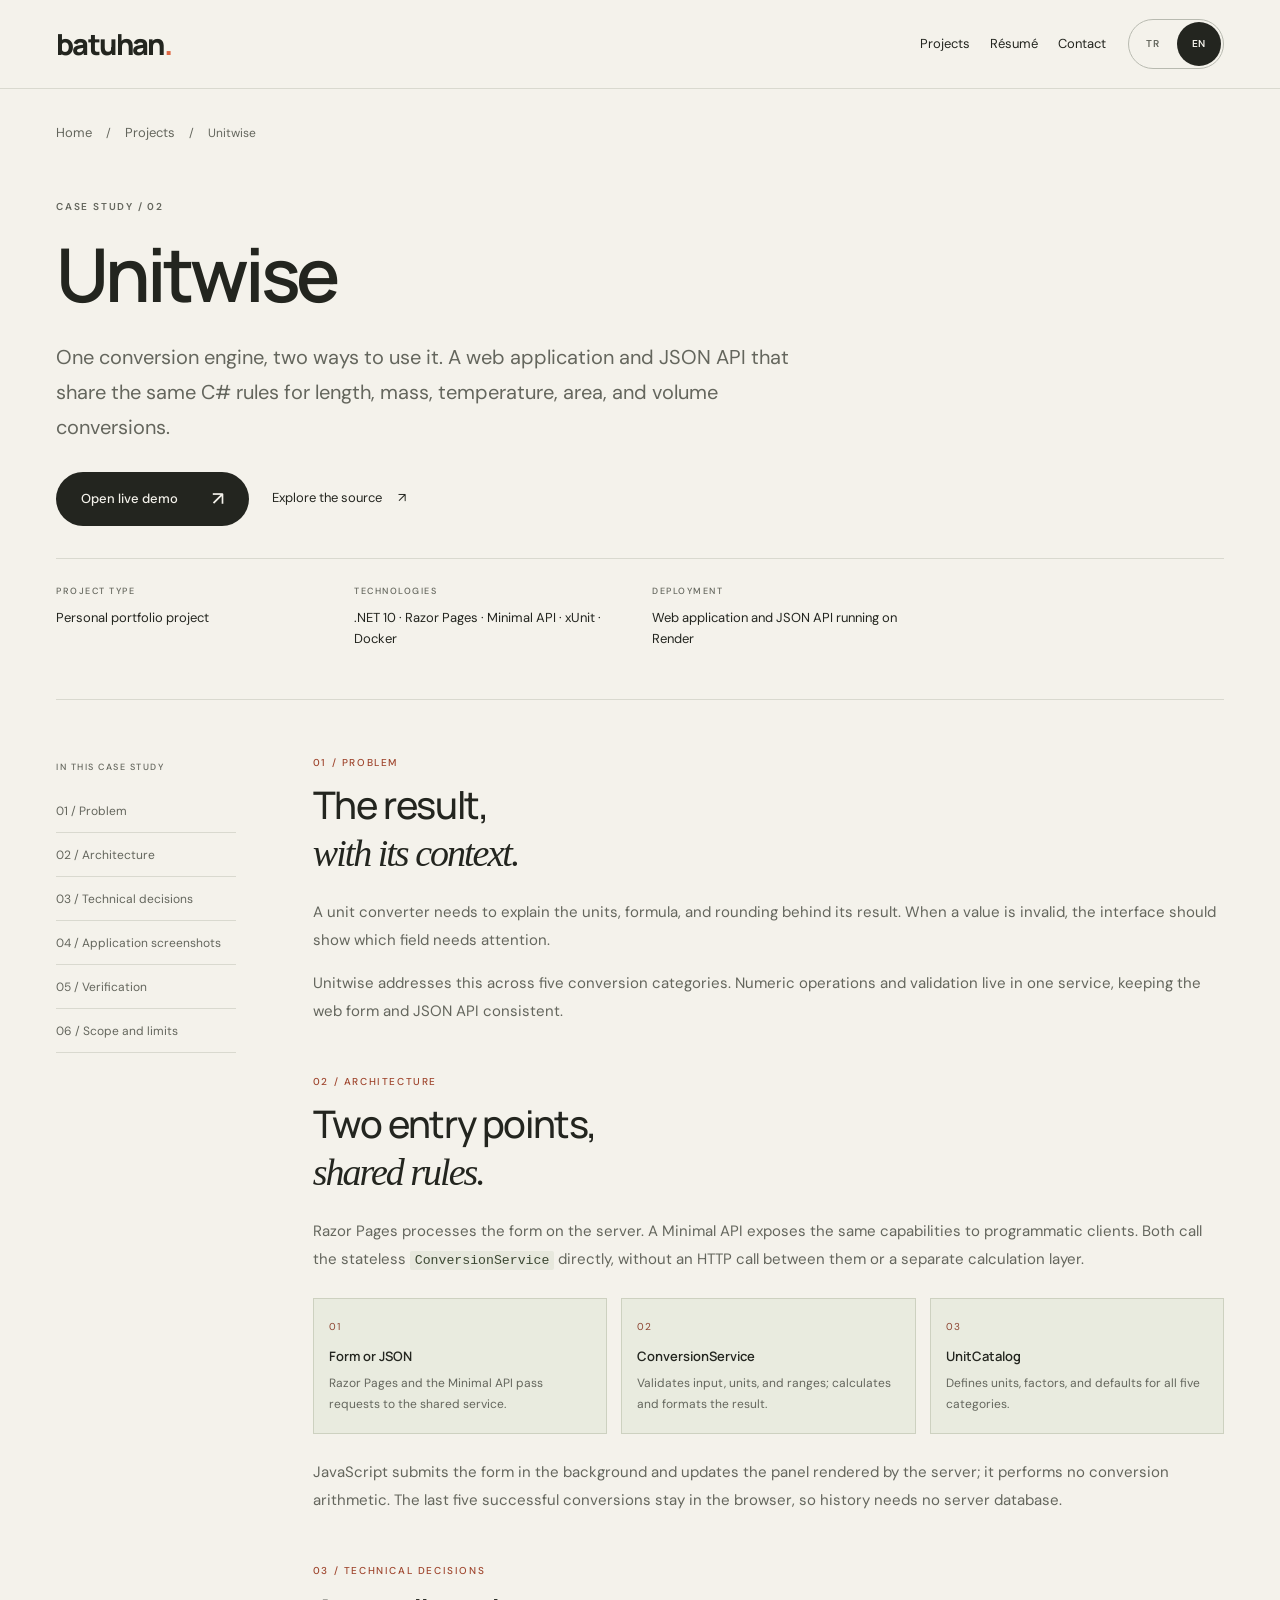
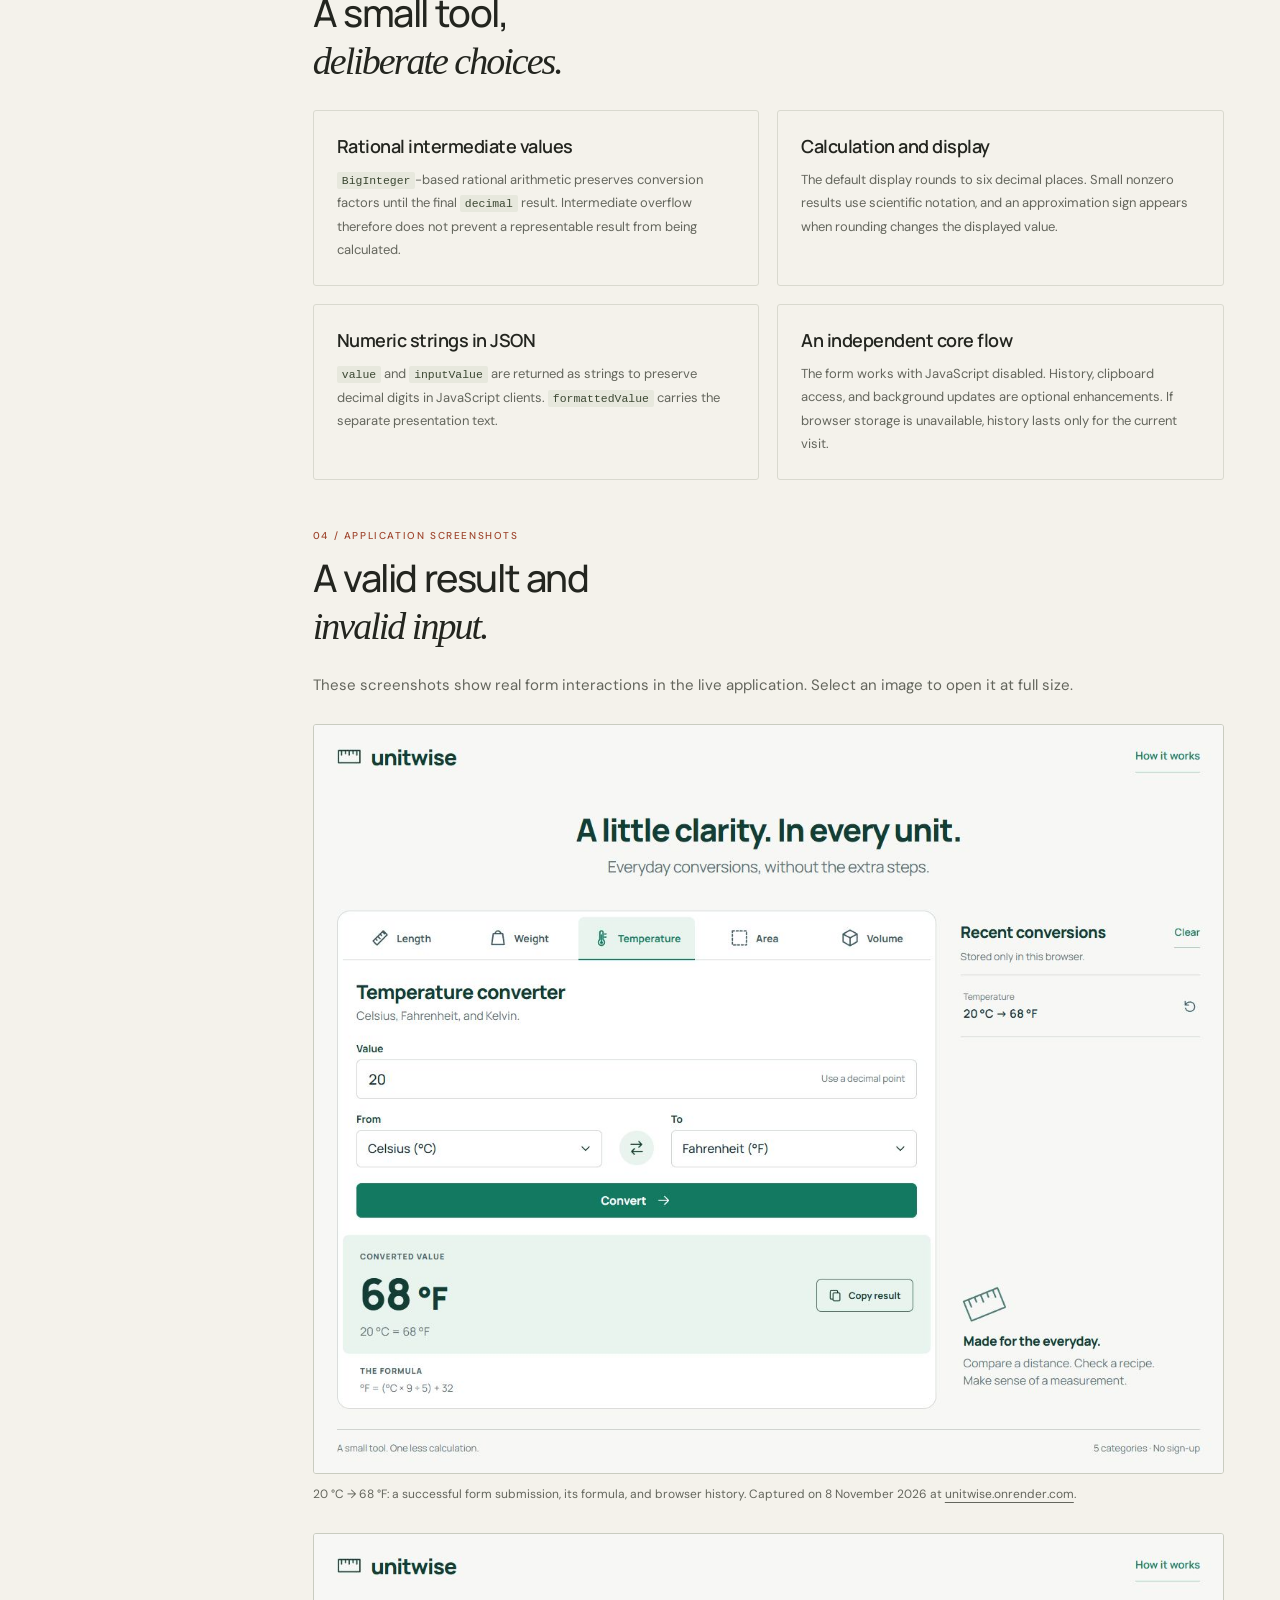
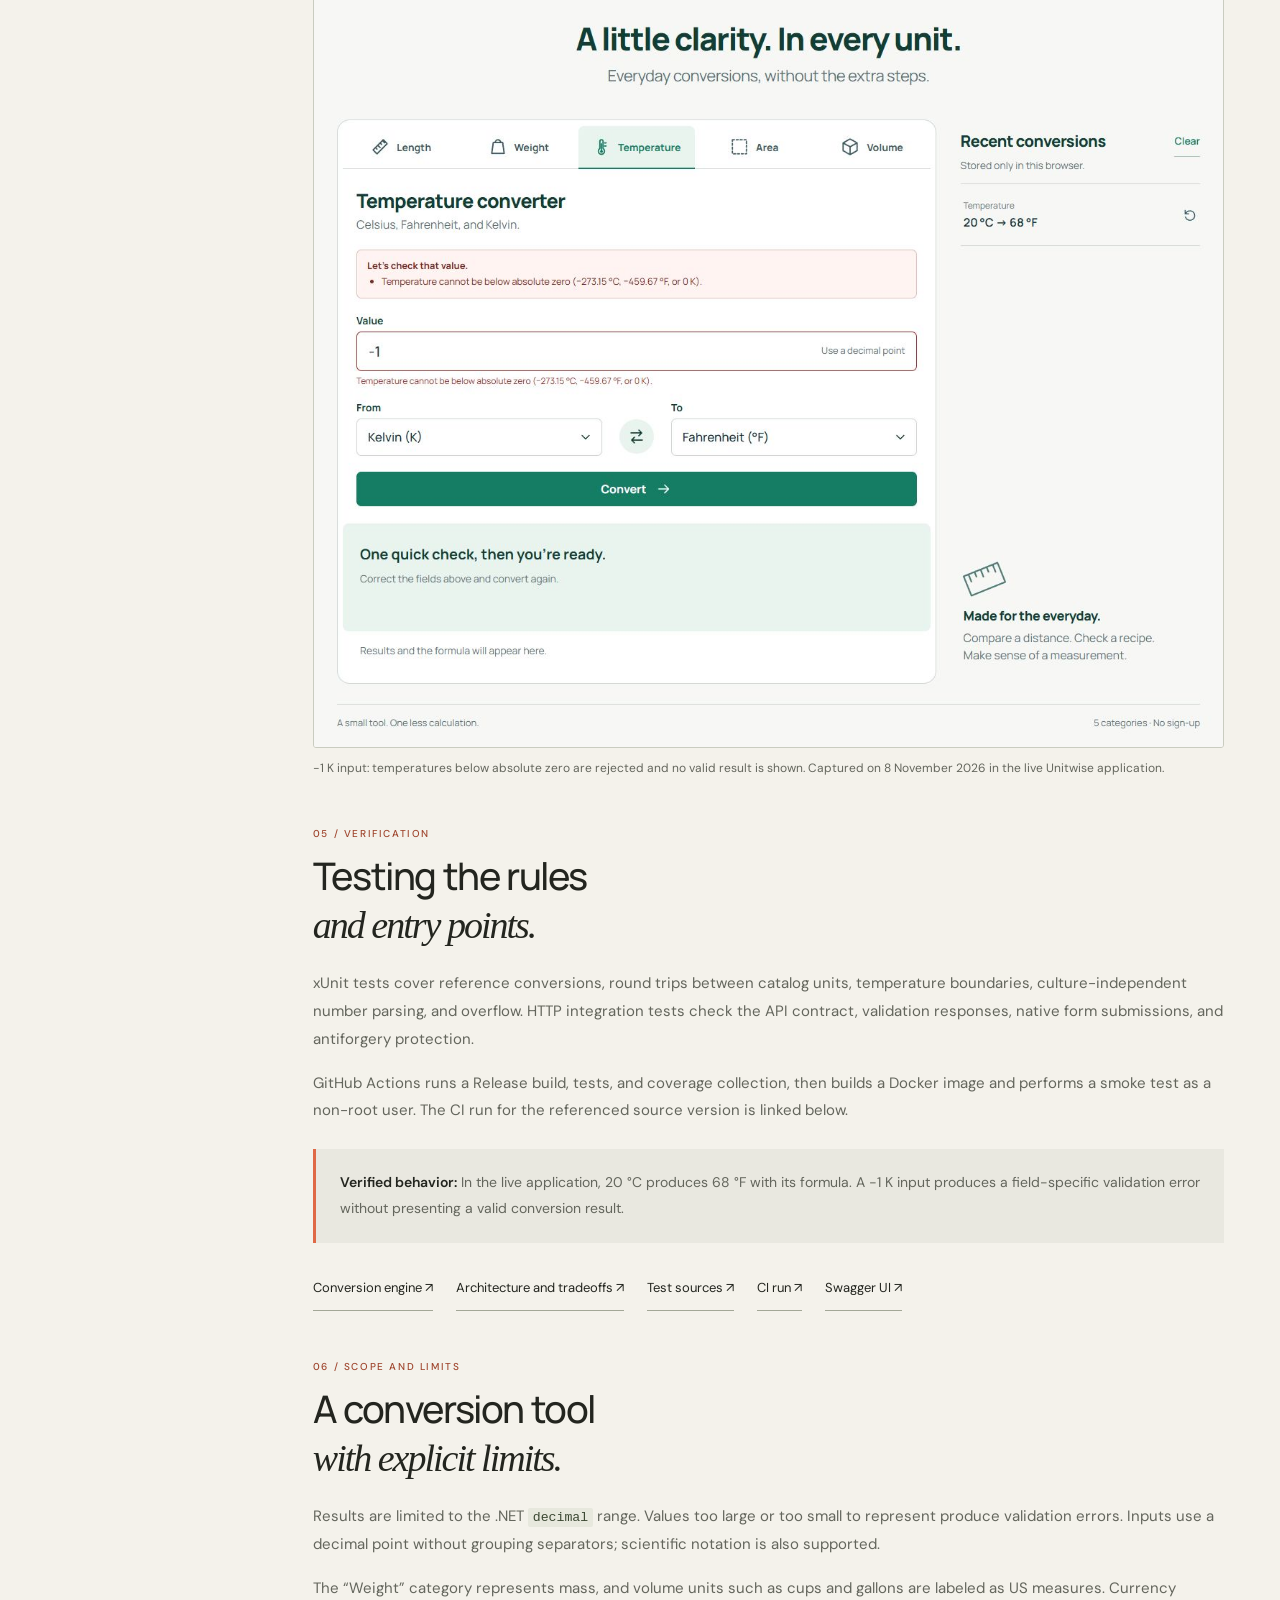
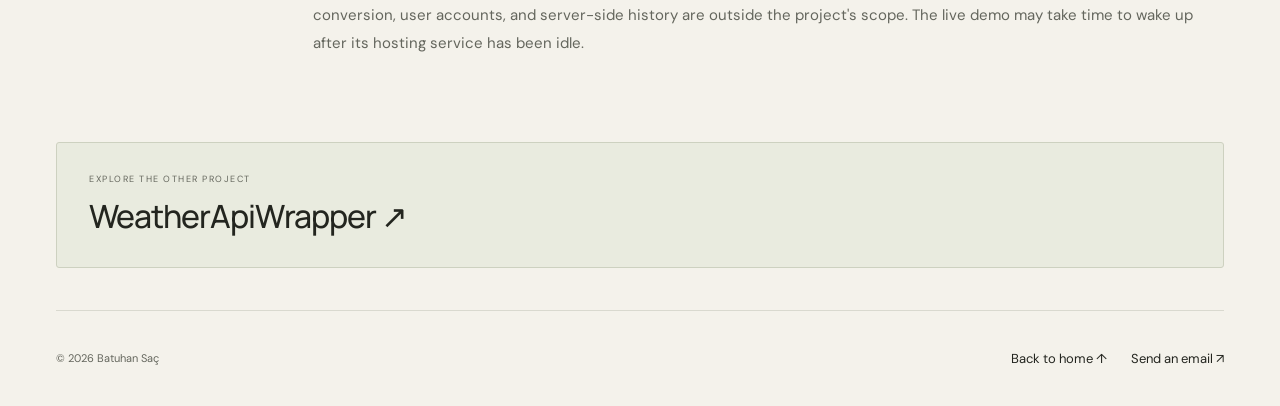
<file: en/projects/unitwise/index.html>
<!doctype html>
<html lang="en">
<head>
  <meta charset="utf-8">
  <meta name="viewport" content="width=device-width, initial-scale=1">
  <meta name="theme-color" content="#f4f2eb">
  <title>Unitwise — Case Study · Batuhan Saç</title>
  <meta name="description" content="A Unitwise case study: a shared C# conversion engine for Razor Pages and a JSON API, numeric precision, validation, and screenshots from the running application.">
  <link rel="canonical" href="https://batuhansac.dev/en/projects/unitwise/">
  <link rel="alternate" hreflang="tr" href="https://batuhansac.dev/projeler/unitwise/">
  <link rel="alternate" hreflang="en" href="https://batuhansac.dev/en/projects/unitwise/">
  <link rel="alternate" hreflang="x-default" href="https://batuhansac.dev/projeler/unitwise/">
  <meta property="og:title" content="Unitwise — One conversion engine, two ways to use it.">
  <meta property="og:description" content="Architecture decisions, numeric limits, testing, and real screenshots from the live Unitwise application.">
  <meta property="og:type" content="article">
  <meta property="og:url" content="https://batuhansac.dev/en/projects/unitwise/">
  <meta property="og:locale" content="en_US">
  <meta property="og:locale:alternate" content="tr_TR">
  <meta property="og:image" content="https://batuhansac.dev/assets/screenshots/unitwise-temperature.jpg">
  <meta property="og:image:alt" content="The Unitwise application converting 20 °C to 68 °F">
  <link rel="icon" href="../../../assets/favicon.svg" type="image/svg+xml">
  <link rel="preconnect" href="https://fonts.googleapis.com">
  <link rel="preconnect" href="https://fonts.gstatic.com" crossorigin>
  <link href="https://fonts.googleapis.com/css2?family=DM+Sans:wght@400;500;600;700&family=Manrope:wght@400;500;600;700;800&display=swap" rel="stylesheet">
  <link rel="stylesheet" href="../../../style.css">
  <link rel="stylesheet" href="../../../case-study.css">
  <link rel="stylesheet" href="../../../language.css">
  <script src="../../../language.js" defer></script>
</head>
<body class="case-page">
  <a class="skip-link" href="#main">Skip to content</a>
  <header class="header case-header">
    <div class="container header-inner">
      <a class="wordmark" href="../../" aria-label="Batuhan Saç, home">batuhan<span class="logo-dot">.</span></a>
      <nav class="case-nav" aria-label="Main navigation">
        <a href="../../#projeler">Projects</a>
        <a href="../../#ozgecmis">Résumé</a>
        <a href="../../#iletisim">Contact</a>
      </nav>
      <nav class="language-switch" aria-label="Website language">
        <a href="../../../projeler/unitwise/" lang="tr" hreflang="tr" data-language-link="">TR</a>
        <a href="./" lang="en" hreflang="en" aria-current="page" data-language-link="">EN</a>
      </nav>
    </div>
  </header>
  <main id="main" class="container">
    <nav class="case-breadcrumb" aria-label="Breadcrumb">
      <a href="../../">Home</a><span aria-hidden="true">/</span>
      <a href="../../#projeler">Projects</a><span aria-hidden="true">/</span>
      <span aria-current="page">Unitwise</span>
    </nav>
    <section class="case-hero" aria-labelledby="project-title">
      <p class="eyebrow">CASE STUDY / 02</p>
      <h1 id="project-title">Unitwise</h1>
      <p class="case-lead">One conversion engine, two ways to use it. A web application and JSON API that share the same C# rules for length, mass, temperature, area, and volume conversions.</p>
      <div class="case-actions">
        <a class="button button-dark" href="https://unitwise.onrender.com/" target="_blank" rel="noopener noreferrer">Open live demo <span aria-hidden="true">↗</span><span class="sr-only"> (new tab)</span></a>
        <a class="text-link" href="https://github.com/batuhansacofficial/Unitwise" target="_blank" rel="noopener noreferrer">Explore the source <span aria-hidden="true">↗</span><span class="sr-only"> (new tab)</span></a>
      </div>
      <dl class="case-meta">
        <div><dt>Project type</dt><dd>Personal portfolio project</dd></div>
        <div><dt>Technologies</dt><dd>.NET 10 · Razor Pages · Minimal API · xUnit · Docker</dd></div>
        <div><dt>Deployment</dt><dd>Web application and JSON API running on Render</dd></div>
      </dl>
    </section>
    <div class="case-layout">
      <aside class="case-toc" aria-label="Case study sections">
        <p>IN THIS CASE STUDY</p>
        <nav aria-label="Section navigation"><ol>
          <li><a href="#problem">01 / Problem</a></li>
          <li><a href="#mimari">02 / Architecture</a></li>
          <li><a href="#kararlar">03 / Technical decisions</a></li>
          <li><a href="#ekranlar">04 / Application screenshots</a></li>
          <li><a href="#kalite">05 / Verification</a></li>
          <li><a href="#kapsam">06 / Scope and limits</a></li>
        </ol></nav>
      </aside>
      <article class="case-content" aria-label="Unitwise case study">
        <section class="case-section" id="problem" aria-labelledby="problem-title">
          <span class="case-number">01 / PROBLEM</span>
          <h2 id="problem-title">The result,<br><span class="serif">with its context.</span></h2>
          <p>A unit converter needs to explain the units, formula, and rounding behind its result. When a value is invalid, the interface should show which field needs attention.</p>
          <p>Unitwise addresses this across five conversion categories. Numeric operations and validation live in one service, keeping the web form and JSON API consistent.</p>
        </section>
        <section class="case-section" id="mimari" aria-labelledby="architecture-title">
          <span class="case-number">02 / ARCHITECTURE</span>
          <h2 id="architecture-title">Two entry points,<br><span class="serif">shared rules.</span></h2>
          <p>Razor Pages processes the form on the server. A Minimal API exposes the same capabilities to programmatic clients. Both call the stateless <code>ConversionService</code> directly, without an HTTP call between them or a separate calculation layer.</p>
          <ol class="case-flow" aria-label="Application flow from request to conversion result">
            <li><strong>Form or JSON</strong><span>Razor Pages and the Minimal API pass requests to the shared service.</span></li>
            <li><strong>ConversionService</strong><span>Validates input, units, and ranges; calculates and formats the result.</span></li>
            <li><strong>UnitCatalog</strong><span>Defines units, factors, and defaults for all five categories.</span></li>
          </ol>
          <p>JavaScript submits the form in the background and updates the panel rendered by the server; it performs no conversion arithmetic. The last five successful conversions stay in the browser, so history needs no server database.</p>
        </section>
        <section class="case-section" id="kararlar" aria-labelledby="decisions-title">
          <span class="case-number">03 / TECHNICAL DECISIONS</span>
          <h2 id="decisions-title">A small tool,<br><span class="serif">deliberate choices.</span></h2>
          <div class="decision-grid">
            <article><h3>Rational intermediate values</h3><p><code>BigInteger</code>-based rational arithmetic preserves conversion factors until the final <code>decimal</code> result. Intermediate overflow therefore does not prevent a representable result from being calculated.</p></article>
            <article><h3>Calculation and display</h3><p>The default display rounds to six decimal places. Small nonzero results use scientific notation, and an approximation sign appears when rounding changes the displayed value.</p></article>
            <article><h3>Numeric strings in JSON</h3><p><code>value</code> and <code>inputValue</code> are returned as strings to preserve decimal digits in JavaScript clients. <code>formattedValue</code> carries the separate presentation text.</p></article>
            <article><h3>An independent core flow</h3><p>The form works with JavaScript disabled. History, clipboard access, and background updates are optional enhancements. If browser storage is unavailable, history lasts only for the current visit.</p></article>
          </div>
        </section>
        <section class="case-section" id="ekranlar" aria-labelledby="screens-title">
          <span class="case-number">04 / APPLICATION SCREENSHOTS</span>
          <h2 id="screens-title">A valid result and<br><span class="serif">invalid input.</span></h2>
          <p>These screenshots show real form interactions in the live application. Select an image to open it at full size.</p>
          <div class="case-gallery">
            <figure>
              <a href="../../../assets/screenshots/unitwise-temperature.jpg" target="_blank" rel="noopener noreferrer" aria-label="Open the 20 °C conversion screenshot at full size in a new tab">
                <img src="../../../assets/screenshots/unitwise-temperature.jpg" alt="The live Unitwise interface showing 20 °C converted to 68 °F, the conversion formula, and recent conversion history" width="1265" height="1040" loading="lazy">
              </a>
              <figcaption>20 °C → 68 °F: a successful form submission, its formula, and browser history. Captured on 8 November 2026 at <a href="https://unitwise.onrender.com/" target="_blank" rel="noopener noreferrer">unitwise.onrender.com<span class="sr-only"> (new tab)</span></a>.</figcaption>
            </figure>
            <figure>
              <a href="../../../assets/screenshots/unitwise-validation.jpg" target="_blank" rel="noopener noreferrer" aria-label="Open the absolute-zero validation screenshot at full size in a new tab">
                <img src="../../../assets/screenshots/unitwise-validation.jpg" alt="The Unitwise interface showing an absolute-zero validation error when attempting to convert -1 Kelvin to Fahrenheit" width="1265" height="1131" loading="lazy">
              </a>
              <figcaption>−1 K input: temperatures below absolute zero are rejected and no valid result is shown. Captured on 8 November 2026 in the live Unitwise application.</figcaption>
            </figure>
          </div>
        </section>
        <section class="case-section" id="kalite" aria-labelledby="quality-title">
          <span class="case-number">05 / VERIFICATION</span>
          <h2 id="quality-title">Testing the rules<br><span class="serif">and entry points.</span></h2>
          <p>xUnit tests cover reference conversions, round trips between catalog units, temperature boundaries, culture-independent number parsing, and overflow. HTTP integration tests check the API contract, validation responses, native form submissions, and antiforgery protection.</p>
          <p>GitHub Actions runs a Release build, tests, and coverage collection, then builds a Docker image and performs a smoke test as a non-root user. The CI run for the referenced source version is linked below.</p>
          <div class="case-callout"><p><strong>Verified behavior:</strong> In the live application, 20 °C produces 68 °F with its formula. A −1 K input produces a field-specific validation error without presenting a valid conversion result.</p></div>
          <div class="case-evidence-links">
            <a href="https://github.com/batuhansacofficial/Unitwise/blob/41e56296a208b87577adcc49cffb8a1943a15660/UnitConverter/Conversion/ConversionService.cs" target="_blank" rel="noopener noreferrer">Conversion engine ↗<span class="sr-only"> (new tab)</span></a>
            <a href="https://github.com/batuhansacofficial/Unitwise/blob/41e56296a208b87577adcc49cffb8a1943a15660/docs/architecture.md" target="_blank" rel="noopener noreferrer">Architecture and tradeoffs ↗<span class="sr-only"> (new tab)</span></a>
            <a href="https://github.com/batuhansacofficial/Unitwise/tree/41e56296a208b87577adcc49cffb8a1943a15660/UnitConverter.Tests" target="_blank" rel="noopener noreferrer">Test sources ↗<span class="sr-only"> (new tab)</span></a>
            <a href="https://github.com/batuhansacofficial/Unitwise/actions/runs/39178205386" target="_blank" rel="noopener noreferrer">CI run ↗<span class="sr-only"> (new tab)</span></a>
            <a href="https://unitwise.onrender.com/swagger" target="_blank" rel="noopener noreferrer">Swagger UI ↗<span class="sr-only"> (new tab)</span></a>
          </div>
        </section>
        <section class="case-section" id="kapsam" aria-labelledby="scope-title">
          <span class="case-number">06 / SCOPE AND LIMITS</span>
          <h2 id="scope-title">A conversion tool<br><span class="serif">with explicit limits.</span></h2>
          <p>Results are limited to the .NET <code>decimal</code> range. Values too large or too small to represent produce validation errors. Inputs use a decimal point without grouping separators; scientific notation is also supported.</p>
          <p>The “Weight” category represents mass, and volume units such as cups and gallons are labeled as US measures. Currency conversion, user accounts, and server-side history are outside the project's scope. The live demo may take time to wake up after its hosting service has been idle.</p>
        </section>
      </article>
    </div>
    <a class="case-next" href="../weather-api-wrapper/"><span class="case-next-label">EXPLORE THE OTHER PROJECT</span><strong>WeatherApiWrapper <span aria-hidden="true">↗</span></strong></a>
  </main>
  <footer class="container case-footer">
    <p>© 2026 Batuhan Saç</p>
    <div><a href="../../">Back to home ↑</a><a href="mailto:batuhansac53@gmail.com">Send an email ↗</a></div>
  </footer>
</body>
</html>
</file>
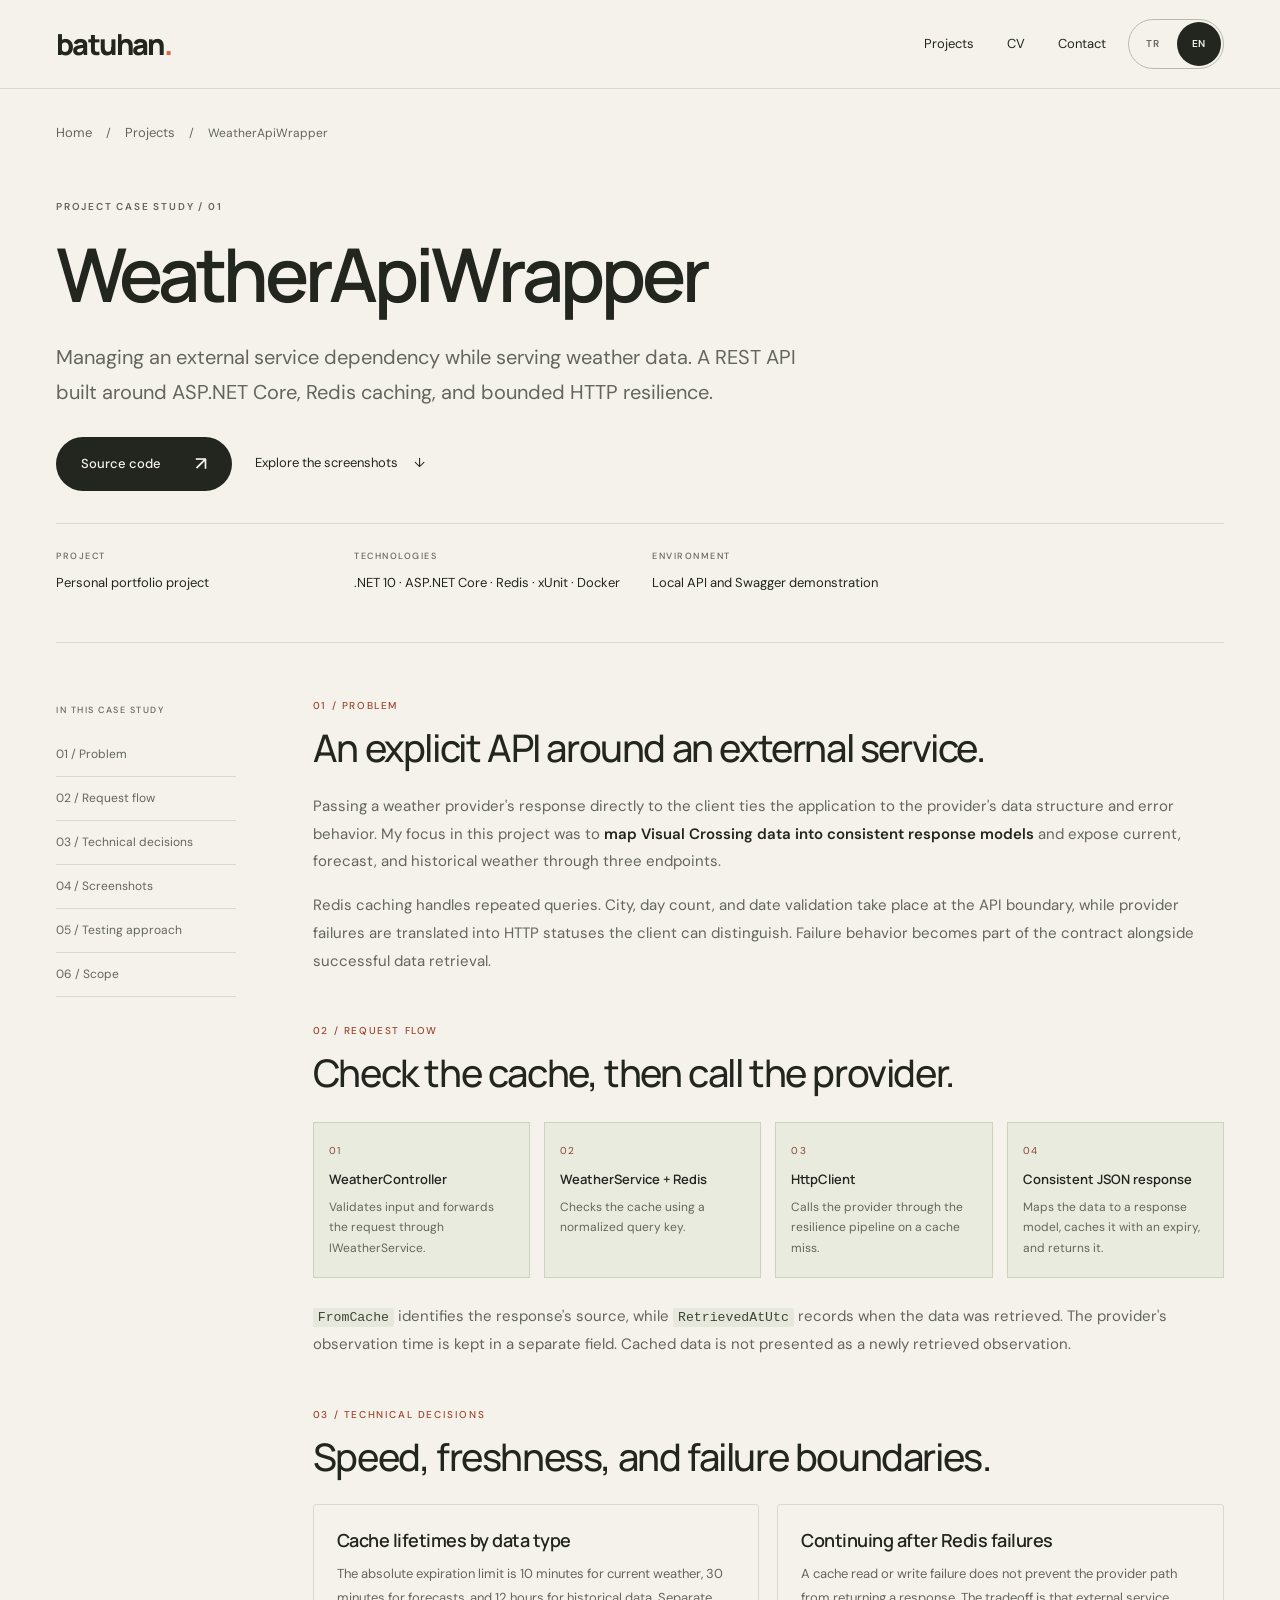
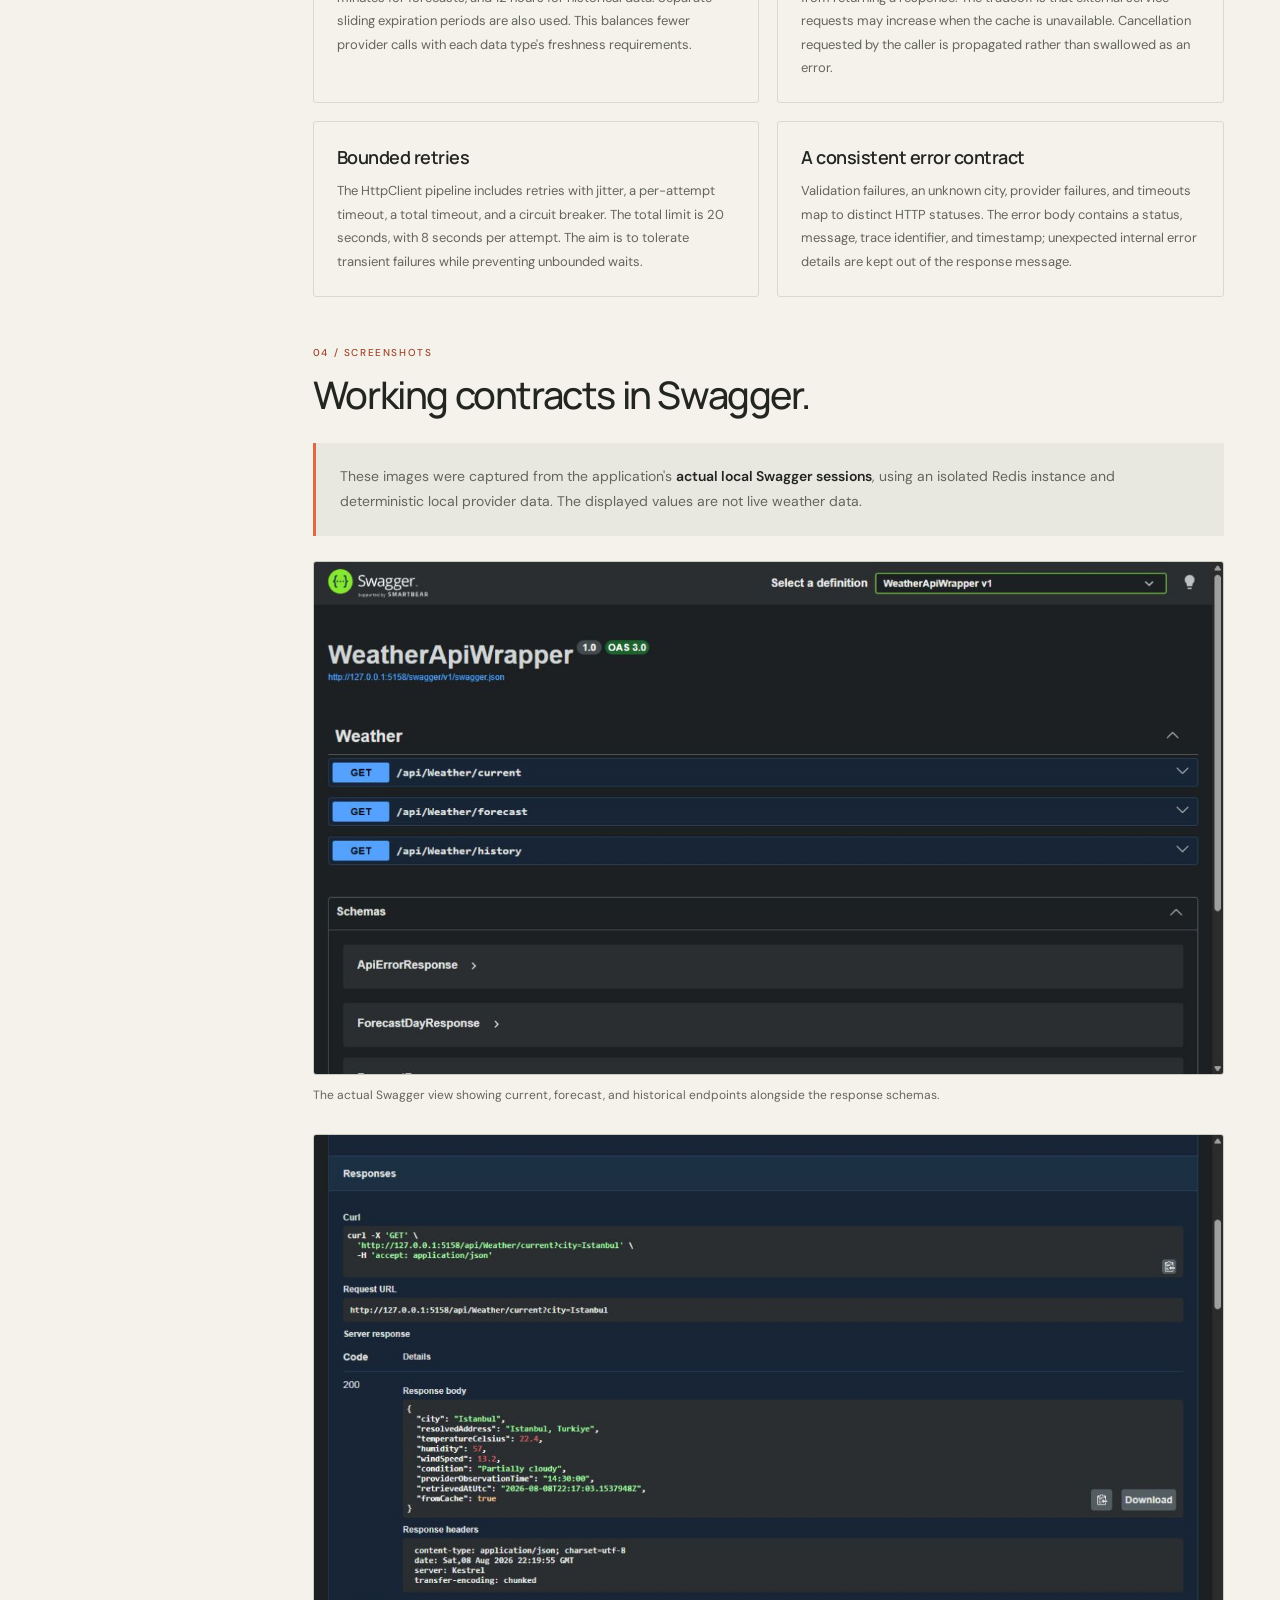
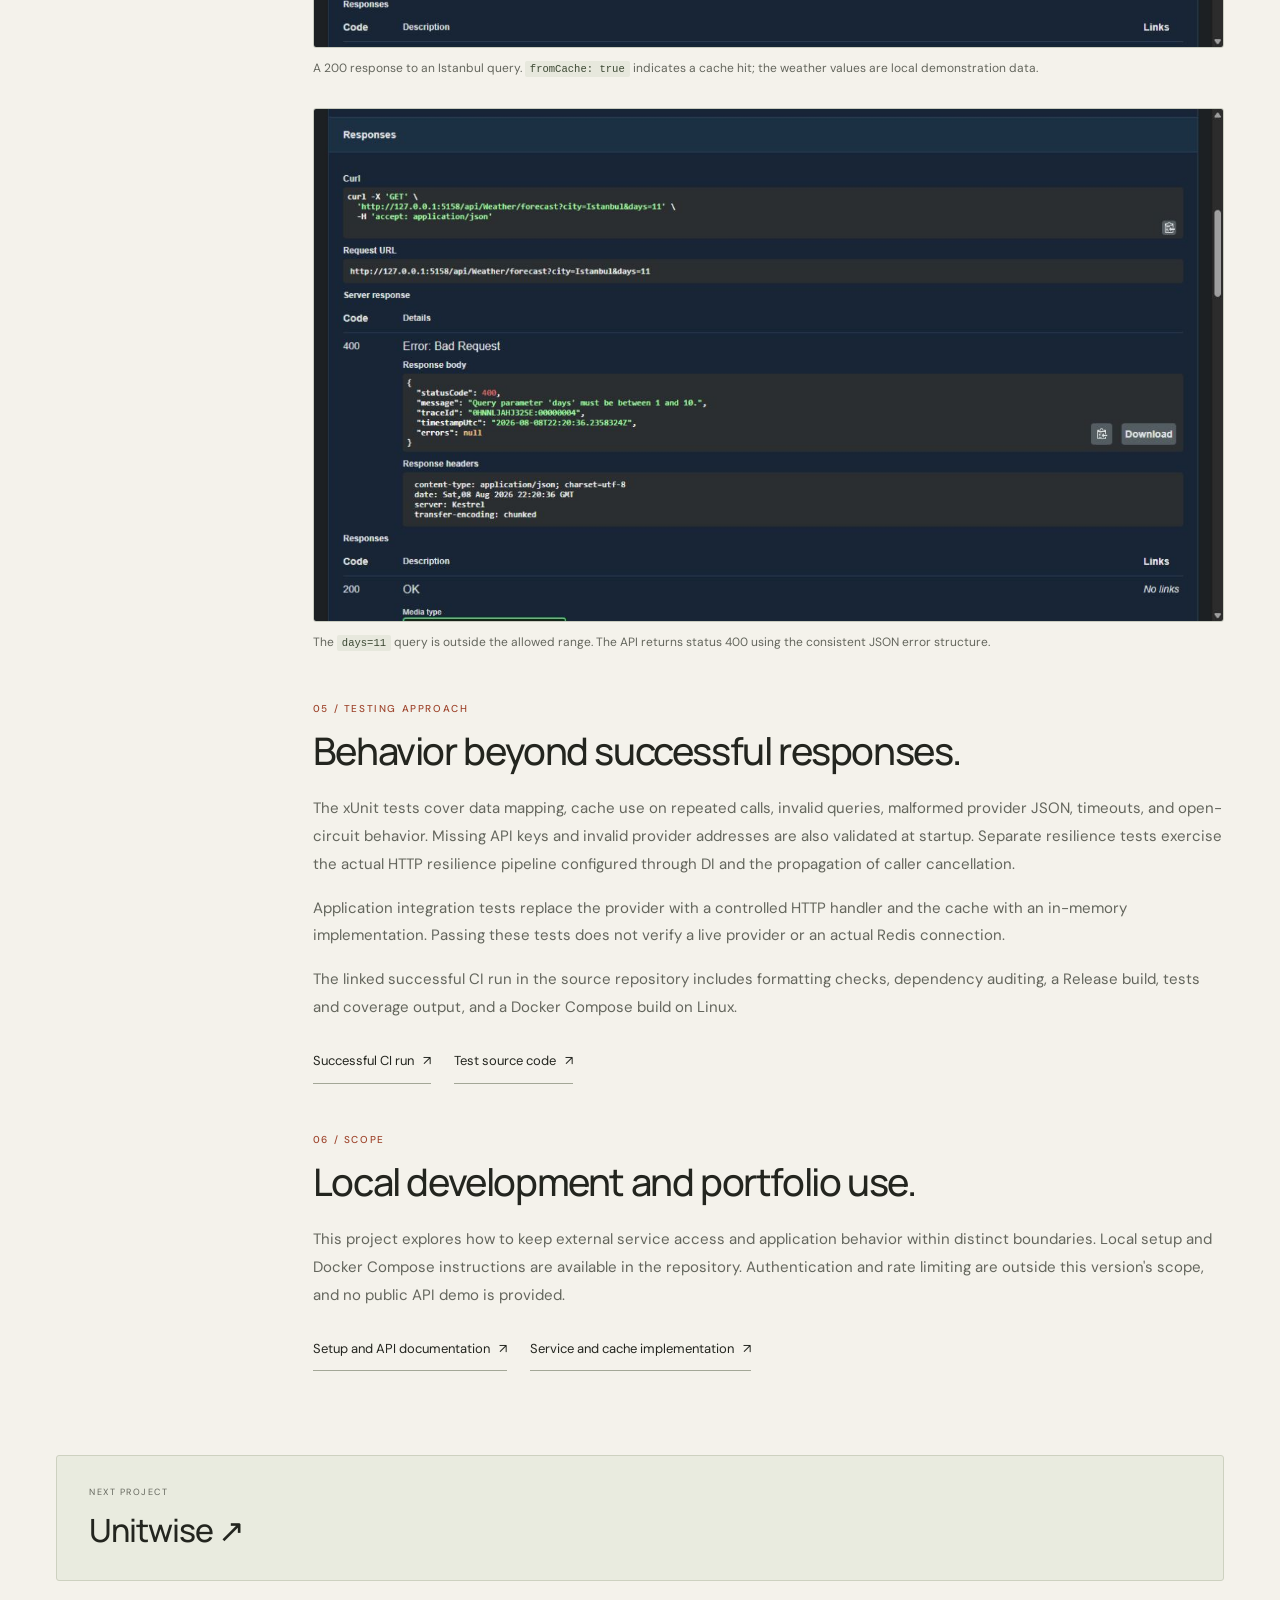
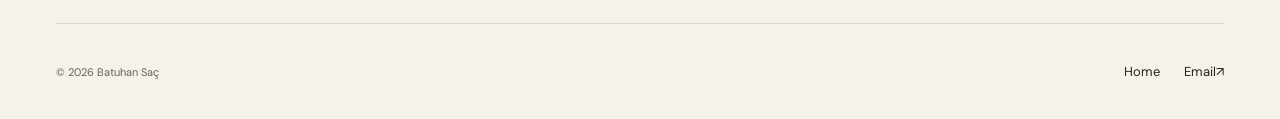
<file: en/projects/weather-api-wrapper/index.html>
<!doctype html>
<html lang="en">
<head>
  <meta charset="utf-8">
  <meta name="viewport" content="width=device-width, initial-scale=1">
  <meta name="theme-color" content="#f4f2eb">
  <title>WeatherApiWrapper | Batuhan Saç</title>
  <meta name="description" content="WeatherApiWrapper case study: an ASP.NET Core weather API with Redis cache-aside, HTTP resilience, consistent errors, and actual Swagger screenshots.">
  <link rel="canonical" href="https://batuhansac.dev/en/projects/weather-api-wrapper/">
  <link rel="alternate" hreflang="tr" href="https://batuhansac.dev/projeler/weather-api-wrapper/">
  <link rel="alternate" hreflang="en" href="https://batuhansac.dev/en/projects/weather-api-wrapper/">
  <link rel="alternate" hreflang="x-default" href="https://batuhansac.dev/projeler/weather-api-wrapper/">
  <meta property="og:type" content="article">
  <meta property="og:title" content="WeatherApiWrapper | Batuhan Saç">
  <meta property="og:description" content="A .NET portfolio project exploring external service requests, Redis caching, and explicit API error contracts.">
  <meta property="og:url" content="https://batuhansac.dev/en/projects/weather-api-wrapper/">
  <meta property="og:locale" content="en_US">
  <meta property="og:locale:alternate" content="tr_TR">
  <meta property="og:image" content="https://batuhansac.dev/assets/screenshots/weather-overview.jpg">
  <link rel="icon" href="../../../assets/favicon.svg" type="image/svg+xml">
  <link rel="preconnect" href="https://fonts.googleapis.com">
  <link rel="preconnect" href="https://fonts.gstatic.com" crossorigin>
  <link href="https://fonts.googleapis.com/css2?family=DM+Sans:wght@400;500;600;700&family=Manrope:wght@400;500;600;700;800&display=swap" rel="stylesheet">
  <link rel="stylesheet" href="../../../style.css">
  <link rel="stylesheet" href="../../../case-study.css">
  <link rel="stylesheet" href="../../../language.css">
  <script src="../../../language.js" defer></script>
</head>
<body class="case-page">
  <a class="skip-link" href="#main">Skip to content</a>
  <header class="header case-header">
    <div class="container header-inner">
      <a class="wordmark" href="../../" aria-label="Batuhan Saç, home">batuhan<span class="logo-dot">.</span></a>
      <nav class="case-nav" aria-label="Main navigation">
        <a href="../../#projeler">Projects</a>
        <a href="../../#ozgecmis">CV</a>
        <a href="../../#iletisim">Contact</a>
      </nav>
      <nav class="language-switch" aria-label="Website language">
        <a href="../../../projeler/weather-api-wrapper/" lang="tr" hreflang="tr" data-language-link>TR</a>
        <a href="./" lang="en" hreflang="en" aria-current="page" data-language-link>EN</a>
      </nav>
    </div>
  </header>
  <main class="container" id="main">
    <nav class="case-breadcrumb" aria-label="Breadcrumb"><a href="../../">Home</a><span aria-hidden="true">/</span><a href="../../#projeler">Projects</a><span aria-hidden="true">/</span><span aria-current="page">WeatherApiWrapper</span></nav>
    <section class="case-hero" aria-labelledby="case-title">
      <p class="eyebrow">PROJECT CASE STUDY / 01</p>
      <h1 id="case-title">Weather<wbr>Api<wbr>Wrapper</h1>
      <p class="case-lead">Managing an external service dependency while serving weather data. A REST API built around ASP.NET Core, Redis caching, and bounded HTTP resilience.</p>
      <div class="case-actions"><a class="button button-dark" href="https://github.com/batuhansacofficial/WeatherApiWrapper" target="_blank" rel="noopener noreferrer">Source code <span aria-hidden="true">↗</span><span class="sr-only"> (new tab)</span></a><a class="text-link" href="#ekranlar">Explore the screenshots <span aria-hidden="true">↓</span></a></div>
      <dl class="case-meta">
        <div><dt>Project</dt><dd>Personal portfolio project</dd></div>
        <div><dt>Technologies</dt><dd>.NET 10 · ASP.NET Core · Redis · xUnit · Docker</dd></div>
        <div><dt>Environment</dt><dd>Local API and Swagger demonstration</dd></div>
      </dl>
    </section>
    <div class="case-layout">
      <aside class="case-toc" aria-label="Page contents">
        <p>IN THIS CASE STUDY</p>
        <nav aria-label="Case study sections"><ol><li><a href="#problem">01 / Problem</a></li><li><a href="#mimari">02 / Request flow</a></li><li><a href="#kararlar">03 / Technical decisions</a></li><li><a href="#ekranlar">04 / Screenshots</a></li><li><a href="#kalite">05 / Testing approach</a></li><li><a href="#kapsam">06 / Scope</a></li></ol></nav>
      </aside>
      <article class="case-content" aria-label="WeatherApiWrapper case study">
        <section class="case-section" id="problem" aria-labelledby="problem-title">
          <span class="case-number">01 / PROBLEM</span>
          <h2 id="problem-title">An explicit API around an external service.</h2>
          <p>Passing a weather provider's response directly to the client ties the application to the provider's data structure and error behavior. My focus in this project was to <strong>map Visual Crossing data into consistent response models</strong> and expose current, forecast, and historical weather through three endpoints.</p>
          <p>Redis caching handles repeated queries. City, day count, and date validation take place at the API boundary, while provider failures are translated into HTTP statuses the client can distinguish. Failure behavior becomes part of the contract alongside successful data retrieval.</p>
        </section>
        <section class="case-section" id="mimari" aria-labelledby="mimari-title">
          <span class="case-number">02 / REQUEST FLOW</span>
          <h2 id="mimari-title">Check the cache, then call the provider.</h2>
          <ol class="case-flow">
            <li><strong>WeatherController</strong><span>Validates input and forwards the request through IWeatherService.</span></li>
            <li><strong>WeatherService + Redis</strong><span>Checks the cache using a normalized query key.</span></li>
            <li><strong>HttpClient</strong><span>Calls the provider through the resilience pipeline on a cache miss.</span></li>
            <li><strong>Consistent JSON response</strong><span>Maps the data to a response model, caches it with an expiry, and returns it.</span></li>
          </ol>
          <p><code>FromCache</code> identifies the response's source, while <code>RetrievedAtUtc</code> records when the data was retrieved. The provider's observation time is kept in a separate field. Cached data is not presented as a newly retrieved observation.</p>
        </section>
        <section class="case-section" id="kararlar" aria-labelledby="kararlar-title">
          <span class="case-number">03 / TECHNICAL DECISIONS</span>
          <h2 id="kararlar-title">Speed, freshness, and failure boundaries.</h2>
          <div class="decision-grid">
            <article><h3>Cache lifetimes by data type</h3><p>The absolute expiration limit is 10 minutes for current weather, 30 minutes for forecasts, and 12 hours for historical data. Separate sliding expiration periods are also used. This balances fewer provider calls with each data type's freshness requirements.</p></article>
            <article><h3>Continuing after Redis failures</h3><p>A cache read or write failure does not prevent the provider path from returning a response. The tradeoff is that external service requests may increase when the cache is unavailable. Cancellation requested by the caller is propagated rather than swallowed as an error.</p></article>
            <article><h3>Bounded retries</h3><p>The HttpClient pipeline includes retries with jitter, a per-attempt timeout, a total timeout, and a circuit breaker. The total limit is 20 seconds, with 8 seconds per attempt. The aim is to tolerate transient failures while preventing unbounded waits.</p></article>
            <article><h3>A consistent error contract</h3><p>Validation failures, an unknown city, provider failures, and timeouts map to distinct HTTP statuses. The error body contains a status, message, trace identifier, and timestamp; unexpected internal error details are kept out of the response message.</p></article>
          </div>
        </section>
        <section class="case-section" id="ekranlar" aria-labelledby="ekranlar-title">
          <span class="case-number">04 / SCREENSHOTS</span>
          <h2 id="ekranlar-title">Working contracts in Swagger.</h2>
          <div class="case-callout"><p>These images were captured from the application's <strong>actual local Swagger sessions</strong>, using an isolated Redis instance and deterministic local provider data. The displayed values are not live weather data.</p></div>
          <div class="case-gallery">
            <figure><a href="../../../assets/screenshots/weather-overview.jpg" target="_blank" rel="noopener noreferrer" aria-label="Open the full-size Swagger endpoint screenshot (new tab)"><img src="../../../assets/screenshots/weather-overview.jpg" alt="The WeatherApiWrapper Swagger interface showing current, forecast, and history GET endpoints" width="1265" height="712" loading="lazy"></a><figcaption>The actual Swagger view showing current, forecast, and historical endpoints alongside the response schemas.</figcaption></figure>
            <figure><a href="../../../assets/screenshots/weather-cache-hit.jpg" target="_blank" rel="noopener noreferrer" aria-label="Open the full-size cached response screenshot (new tab)"><img src="../../../assets/screenshots/weather-cache-hit.jpg" alt="A 200 JSON response to an Istanbul current-weather query with fromCache set to true" width="1265" height="712" loading="lazy"></a><figcaption>A 200 response to an Istanbul query. <code>fromCache: true</code> indicates a cache hit; the weather values are local demonstration data.</figcaption></figure>
            <figure><a href="../../../assets/screenshots/weather-validation.jpg" target="_blank" rel="noopener noreferrer" aria-label="Open the full-size validation error screenshot (new tab)"><img src="../../../assets/screenshots/weather-validation.jpg" alt="A 400 Bad Request response to a forecast query with days set to 11, including a JSON error stating the allowed range of 1 to 10 days" width="1265" height="712" loading="lazy"></a><figcaption>The <code>days=11</code> query is outside the allowed range. The API returns status 400 using the consistent JSON error structure.</figcaption></figure>
          </div>
        </section>
        <section class="case-section" id="kalite" aria-labelledby="kalite-title">
          <span class="case-number">05 / TESTING APPROACH</span>
          <h2 id="kalite-title">Behavior beyond successful responses.</h2>
          <p>The xUnit tests cover data mapping, cache use on repeated calls, invalid queries, malformed provider JSON, timeouts, and open-circuit behavior. Missing API keys and invalid provider addresses are also validated at startup. Separate resilience tests exercise the actual HTTP resilience pipeline configured through DI and the propagation of caller cancellation.</p>
          <p>Application integration tests replace the provider with a controlled HTTP handler and the cache with an in-memory implementation. Passing these tests does not verify a live provider or an actual Redis connection.</p>
          <p>The linked successful CI run in the source repository includes formatting checks, dependency auditing, a Release build, tests and coverage output, and a Docker Compose build on Linux.</p>
          <div class="case-evidence-links"><a href="https://github.com/batuhansacofficial/WeatherApiWrapper/actions/runs/31283932993" target="_blank" rel="noopener noreferrer">Successful CI run <span aria-hidden="true">↗</span><span class="sr-only"> (new tab)</span></a><a href="https://github.com/batuhansacofficial/WeatherApiWrapper/tree/d01b4d8eff014672cd2830bc9b1b2e95f6e761e7/WeatherApiWrapper.Tests" target="_blank" rel="noopener noreferrer">Test source code <span aria-hidden="true">↗</span><span class="sr-only"> (new tab)</span></a></div>
        </section>
        <section class="case-section" id="kapsam" aria-labelledby="kapsam-title">
          <span class="case-number">06 / SCOPE</span>
          <h2 id="kapsam-title">Local development and portfolio use.</h2>
          <p>This project explores how to keep external service access and application behavior within distinct boundaries. Local setup and Docker Compose instructions are available in the repository. Authentication and rate limiting are outside this version's scope, and no public API demo is provided.</p>
          <div class="case-evidence-links"><a href="https://github.com/batuhansacofficial/WeatherApiWrapper/blob/d01b4d8eff014672cd2830bc9b1b2e95f6e761e7/README.md" target="_blank" rel="noopener noreferrer">Setup and API documentation <span aria-hidden="true">↗</span><span class="sr-only"> (new tab)</span></a><a href="https://github.com/batuhansacofficial/WeatherApiWrapper/blob/d01b4d8eff014672cd2830bc9b1b2e95f6e761e7/WeatherApiWrapper/Services/WeatherService.cs" target="_blank" rel="noopener noreferrer">Service and cache implementation <span aria-hidden="true">↗</span><span class="sr-only"> (new tab)</span></a></div>
        </section>
      </article>
    </div>
    <a class="case-next" href="../unitwise/"><span class="case-next-label">NEXT PROJECT</span><strong>Unitwise <span aria-hidden="true">↗</span></strong></a>
  </main>
  <footer class="container case-footer"><p>© 2026 Batuhan Saç</p><div><a href="../../">Home</a><a href="mailto:batuhansac53@gmail.com">Email <span aria-hidden="true">↗</span></a></div></footer>
</body>
</html>
</file>
<file: style.css>
:root{--paper:#f4f2eb;--ink:#23251f;--muted:#64665d;--line:#d9d9cf;--coral:#df6946;--olive:#e9ebdf;--font:'Manrope',Arial,sans-serif;--body:'DM Sans',Arial,sans-serif}
*{box-sizing:border-box}html{scroll-behavior:auto;scroll-padding-top:105px}body{margin:0;background:var(--paper);color:var(--ink);font-family:var(--body);font-size:16px;line-height:1.7;-webkit-font-smoothing:antialiased}body.dialog-open{overflow:hidden}a{color:inherit;text-decoration:none}button,input{font:inherit}button{color:inherit}button,a{-webkit-tap-highlight-color:transparent}button{cursor:pointer}img,svg{max-width:100%;display:block}button:focus-visible,a:focus-visible,summary:focus-visible{outline:3px solid #b74928;outline-offset:6px}::selection{background:#f1ac8e;color:var(--ink)}[hidden]{display:none!important}.container{width:min(1240px,calc(100% - 112px));margin-inline:auto}.sr-only{position:absolute;width:1px;height:1px;padding:0;margin:-1px;overflow:hidden;clip:rect(0,0,0,0);white-space:nowrap;border:0}.skip-link{position:fixed;left:20px;top:-70px;z-index:1000;background:var(--ink);color:var(--paper);padding:12px 20px}.skip-link:focus{top:12px}.reading-progress{position:fixed;top:0;left:0;right:0;height:3px;background:var(--coral);z-index:101;transform:scaleX(0);transform-origin:left}.header{border-bottom:1px solid var(--line);position:sticky;top:0;z-index:40;background:rgba(244,242,235,.96);backdrop-filter:blur(14px)}.header-inner{height:98px;display:flex;align-items:center;justify-content:space-between;gap:25px}.wordmark{font-family:var(--font);font-weight:800;font-size:29px;letter-spacing:-1.6px;display:flex;align-items:center;line-height:1}.logo-dot{color:var(--coral)}.wordmark-label{font-family:var(--body);font-size:9px;line-height:1.5;letter-spacing:1.6px;max-width:92px;border-left:1px solid #b7b9ae;margin-left:22px;padding-left:20px;font-weight:500}.desktop-nav{display:flex;gap:32px;margin-left:auto;margin-right:55px}.desktop-nav a{font-size:14px;position:relative}.desktop-nav a::after{content:'';position:absolute;height:1px;background:var(--ink);bottom:-4px;left:0;width:100%;transform:scaleX(0);transform-origin:left;transition:transform .2s}.desktop-nav a:hover::after,.desktop-nav a[aria-current]::after{transform:scaleX(1)}.header-contact{font-size:13px;border:1px solid #b8bab0;border-radius:100px;padding:11px 21px;display:flex;gap:26px;align-items:center;transition:background .2s}.header-contact:hover{background:#e7e8dd}.header-contact span{font-size:19px}.menu-button{display:none}.mobile-nav{display:none}
.hero{min-height:740px;display:grid;grid-template-columns:1.18fr 1fr;gap:60px;align-items:center;padding-block:64px 70px}.eyebrow{display:flex;gap:10px;align-items:center;font-size:10px;letter-spacing:1.8px;font-weight:600;margin-bottom:25px}.small-dot{width:7px;height:7px;background:var(--coral);border-radius:50%}h1,h2,h3,p{margin:0}h1,h2,h3{font-family:var(--font)}h1{font-size:clamp(65px,6.6vw,102px);line-height:1.11;letter-spacing:-6px;font-weight:600}.coral{color:var(--coral)}.name-highlight{position:relative;display:inline-block}.name-highlight svg{position:absolute;width:100%;height:20px;bottom:-13px;left:2px;overflow:visible}.name-highlight svg path{fill:none;stroke:var(--coral);stroke-width:4;stroke-linecap:round}.hero-intro{font-size:22px;font-weight:500;letter-spacing:-.5px;margin-top:36px}.hero-description{max-width:440px;color:var(--muted);font-size:15px;line-height:1.8;margin-top:14px}.hero-actions{display:flex;align-items:center;gap:32px;margin-top:29px}.button{border-radius:100px;display:inline-flex;align-items:center;justify-content:center;gap:34px;padding:15px 24px;font-size:13px;font-weight:500;line-height:1.7;transition:background .2s,transform .2s;border:1px solid transparent}.button-dark{background:var(--ink);color:var(--paper)}.button-dark:hover{background:#41473b;transform:translateY(-2px)}.button span[aria-hidden]{font-size:19px;line-height:1}.text-link{display:inline-flex;align-items:center;gap:16px;font-size:13px;border-bottom:1px solid transparent;padding-block:7px}.text-link:hover{border-color:currentColor}.hero-footnote{display:flex;gap:12px;align-items:center;font-size:9px;letter-spacing:1.8px;color:var(--muted);margin-top:42px}.tiny-line{height:1px;width:30px;background:#9c9f90}.hero-visual{position:relative;max-width:452px;margin-left:auto;width:100%;padding:4px 14px 24px 10px}.portrait-card{background:#e3e4d7;border:1px solid #cdd0c1;padding:20px 24px 9px;transform:rotate(4deg);box-shadow:11px 14px 0 #e9e5da}.portrait-card-top{display:flex;justify-content:space-between;font-size:9px;letter-spacing:1.9px;margin-bottom:22px}.portrait-frame{position:relative;aspect-ratio:1/1.06;background:#a5b9a2;border-radius:180px 180px 4px 4px;overflow:hidden}.portrait-frame img{width:100%;height:100%;object-fit:cover;object-position:50% 50%;filter:saturate(.75);transform:scale(1.02)}.portrait-outline{position:absolute;inset:10px;border:1px solid rgba(255,255,255,.4);border-radius:180px 180px 3px 3px;pointer-events:none}.portrait-card-bottom{display:flex;justify-content:space-between;align-items:center;padding-block:12px 3px;font-size:13px}.signature-mark{font-family:Georgia,serif;font-size:38px;font-style:italic;letter-spacing:-4px}.orbit-mark{position:absolute;width:115px;height:115px;right:-26px;top:-35px;transform:rotate(-8deg)}.orbit-mark svg{fill:var(--coral)}.code-note{position:absolute;left:-38px;bottom:71px;background:var(--paper);border:1px solid #d6d8cc;box-shadow:0 4px 22px #22221410;padding:14px 21px;display:flex;align-items:center;gap:12px;transform:rotate(-5deg);border-radius:4px}.code-note code{font-size:11px;color:#394132}.code-note-dot{width:8px;height:8px;background:var(--coral);border-radius:50%}.visual-caption{position:absolute;bottom:-7px;left:15px;font-size:8px;letter-spacing:1.6px;color:var(--muted)}.stack-band{border-block:1px solid var(--line)}.stack-band-inner{display:flex;align-items:center;justify-content:space-between;gap:16px;padding-block:24px;font-family:var(--font);font-size:18px;font-weight:600;letter-spacing:-.5px}.stack-band i{font-style:normal;color:var(--coral);font-size:25px}
.section{padding-block:105px}.section-kicker{display:flex;align-items:center;gap:28px;font-size:9px;letter-spacing:1.6px;font-weight:600;margin-bottom:52px}.section-kicker-line{height:1px;background:var(--line);flex:1}.section-kicker>span:last-child{color:var(--muted);font-size:8px}h2{font-size:clamp(38px,4vw,57px);line-height:1.2;font-weight:500;letter-spacing:-2.4px}.serif{font-family:Georgia,'Times New Roman',serif;font-style:italic;font-weight:400;letter-spacing:-2px}.story-grid{display:grid;grid-template-columns:1fr 1fr;gap:110px}.story-text{font-size:14px;color:var(--muted)}.story-text p+p{margin-top:19px}.story-text .lead{font-size:21px;color:var(--ink);line-height:1.6;letter-spacing:-.5px;margin-bottom:23px}.inline-link{font-size:12px;display:inline-flex;gap:18px;align-items:center;color:var(--ink);border-bottom:1px solid #a3a797;padding-bottom:4px;margin-top:23px}.inline-link:hover{color:#99432b;border-color:currentColor}.story-mark{font-size:68px;line-height:1;font-family:Georgia,serif;font-weight:400;color:#a6ab95;margin-top:47px;letter-spacing:-5px}.story-mark span{color:#cf6546;font-style:italic;font-size:51px;letter-spacing:-6px;margin-inline:12px}.journey{margin-top:62px;display:grid;grid-template-columns:repeat(3,1fr);border-top:1px solid var(--line)}.journey-step{padding:31px 28px 0 0;position:relative}.journey-step::before{content:'';width:7px;height:7px;border-radius:50%;background:var(--coral);position:absolute;top:-4px;left:0}.journey-num{float:right;color:#6c725f;font-family:Georgia,serif;font-size:23px;margin-right:8px}.mini-label{font-size:9px;letter-spacing:1.8px;font-weight:500}.journey-step h3{font-size:19px;font-weight:500;letter-spacing:-.6px;margin-top:15px}.journey-step>p:last-child{font-size:13px;line-height:1.8;color:var(--muted);margin-top:11px;max-width:300px}
.projects-section{background:var(--olive);border-block:1px solid #dde0d2}.projects-section .section-kicker-line{background:#ccd0c0}.section-heading-row{display:flex;justify-content:space-between;align-items:flex-end;gap:40px;margin-bottom:49px}.section-heading-row>p{font-size:13px;line-height:1.8;color:var(--muted);padding-bottom:3px;margin-right:30px}.projects-grid{display:grid;grid-template-columns:1fr 1fr;gap:40px}.project-unitwise{padding-top:66px}.project-cover{border:0;padding:0;background:#d8dcce;display:block;width:100%;position:relative;overflow:hidden;border-radius:3px}.project-cover img{width:100%;height:auto;aspect-ratio:4/3;object-fit:cover;transition:transform .45s}.project-cover:hover img{transform:scale(1.035)}.cover-index{position:absolute;top:20px;left:22px;font-size:8px;letter-spacing:1.7px;background:#f4f2ebeb;padding:4px 9px;border-radius:2px}.cover-note{position:absolute;left:22px;bottom:20px;letter-spacing:1px;font-size:7px;background:#f4f2ebeb;padding:3px 7px;border-radius:2px}.cover-arrow{position:absolute;bottom:18px;right:20px;background:var(--paper);border:1px solid #c9cbbf;border-radius:50%;width:45px;height:45px;display:grid;place-items:center;font-size:24px;transition:transform .2s}.project-cover:hover .cover-arrow{transform:rotate(45deg)}.project-meta{display:flex;justify-content:space-between;font-size:8px;letter-spacing:1.5px;color:#515748;margin-top:23px}.project-title-row{display:flex;align-items:center;justify-content:space-between;margin-top:8px;gap:15px}.project-title-row h3{font-size:27px;font-weight:600;letter-spacing:-1.2px}.project-title-row h3 button{background:none;border:0;padding:0;font:inherit;text-align:left}.project-title-row h3 button:hover{text-decoration:underline;text-decoration-thickness:1px;text-underline-offset:5px}.project-title-row>span{font-size:25px}.project>p{font-size:13px;line-height:1.8;color:#606657;margin-top:13px;max-width:480px}.tags{display:flex;gap:7px;flex-wrap:wrap;margin-top:17px}.tags span{border:1px solid #bfc4b2;border-radius:30px;padding:3px 10px;font-size:9px;line-height:1.6}.project>.inline-link{margin-top:23px}.all-projects{display:flex;justify-content:space-between;align-items:center;margin-top:57px;border-top:1px solid #ccd0c0;padding-top:22px;gap:20px}.all-projects p{font-size:12px;color:var(--muted)}.all-projects .text-link{font-size:12px}
.approach-grid{display:grid;grid-template-columns:1fr 1fr;gap:90px}.approach-intro{font-size:13px;color:var(--muted);max-width:350px;line-height:1.8;margin-top:24px}.tool-tags{display:flex;gap:9px;flex-wrap:wrap;max-width:360px;margin-top:26px}.tool-tags span{background:#e9e8e0;padding:5px 12px;border-radius:2px;font-size:10px}.approach-list details{border-top:1px solid var(--line)}.approach-list details:last-child{border-bottom:1px solid var(--line)}summary{list-style:none;display:flex;gap:21px;align-items:center;padding:24px 0;cursor:pointer;font-size:16px;font-family:var(--font);font-weight:500;letter-spacing:-.35px}summary::-webkit-details-marker{display:none}.detail-number{font-family:var(--body);font-size:10px;color:var(--muted);letter-spacing:0}.detail-sign{margin-left:auto;position:relative;width:17px;height:17px;flex-shrink:0}.detail-sign::before,.detail-sign::after{content:'';position:absolute;width:12px;height:1px;left:2px;top:8px;background:var(--ink)}.detail-sign::after{transform:rotate(90deg);transition:transform .2s}details[open] .detail-sign::after{transform:rotate(0)}.detail-body{font-size:13px;line-height:1.8;color:var(--muted);padding:0 35px 24px 35px}.contact-section{background:#e37856;border-block:1px solid #d76b48}.contact-inner{padding-block:48px 52px}.contact-top{display:flex;justify-content:space-between;align-items:center}.contact-asterisk{font-size:53px;line-height:1}.contact-inner h2{font-size:clamp(47px,6vw,86px);line-height:1.12;letter-spacing:-4px;margin-top:25px}.contact-inner .serif{letter-spacing:-3px}.contact-period{color:var(--paper)}.contact-bottom{display:flex;justify-content:space-between;align-items:flex-end;margin-top:32px;gap:24px}.contact-bottom p{font-size:13px;line-height:1.8}.contact-bottom .button{gap:42px}.footer{display:flex;justify-content:space-between;align-items:center;gap:20px;padding-block:36px}.footer .wordmark{font-size:25px}.footer p{font-size:10px;color:var(--muted)}.footer-links{display:flex;gap:22px;font-size:11px}.footer-links a:hover{text-decoration:underline;text-underline-offset:4px}
.project-dialog{width:min(820px,calc(100% - 40px));max-height:88dvh;overflow:auto;border:0;border-radius:8px;padding:0;background:var(--paper);color:var(--ink);box-shadow:0 30px 100px #0004}.project-dialog::backdrop{background:rgba(22,26,20,.6);backdrop-filter:blur(5px)}.dialog-close{position:absolute;right:16px;top:16px;z-index:1;width:40px;height:40px;border-radius:50%;border:1px solid #aaa;background:var(--paper);font-size:28px;line-height:1}.dialog-visual{height:260px;overflow:hidden;position:relative}.dialog-visual img{width:100%;height:100%;object-fit:cover}.dialog-visual>span{position:absolute;left:24px;bottom:15px;font-size:8px;letter-spacing:1.3px;background:var(--paper);padding:3px 8px}.dialog-content{padding:35px 42px 40px}.dialog-content h2{font-size:36px;margin-top:11px;overflow-wrap:anywhere}.dialog-content>p:not(.mini-label){color:var(--muted);font-size:14px;margin-top:17px}.dialog-content ul{padding-left:20px;font-size:13px;color:var(--muted);line-height:1.9;margin-block:21px}.dialog-content li+li{margin-top:8px}.dialog-content .tags{margin-top:24px}.dialog-actions{display:flex;align-items:center;gap:25px;margin-top:27px}.dialog-content .demo-note{font-size:11px!important;margin-top:14px!important}
@media(min-width:1600px){.hero{min-height:800px}.hero-visual{max-width:480px}h1{font-size:108px}}
@media(max-width:1100px){.container{width:calc(100% - 72px)}.desktop-nav{margin-right:15px;gap:24px}.hero{gap:35px;min-height:660px}h1{font-size:77px;letter-spacing:-4.5px}.hero-visual{max-width:370px}.hero-description{font-size:14px}.orbit-mark{width:90px;height:90px;right:-15px;top:-27px}.portrait-card{padding:17px 19px 7px}.code-note{left:-20px;font-size:10px;padding:11px 15px}.hero-intro{font-size:20px}.story-grid{gap:65px}.approach-grid{gap:60px}.projects-grid{gap:30px}.wordmark-label{display:none}.section{padding-block:85px}.stack-band-inner{font-size:16px}h2{font-size:46px}}
@media(max-width:780px){html{scroll-padding-top:90px}.container{width:calc(100% - 44px)}.header-inner{height:78px}.wordmark{font-size:27px}.desktop-nav{display:none}.header-contact{margin-left:auto;padding:8px 16px;font-size:11px;gap:14px}.menu-button{display:flex;flex-direction:column;gap:6px;justify-content:center;background:none;border:0;width:32px;height:38px;padding:4px}.menu-button span{height:1px;width:24px;background:var(--ink);transition:transform .2s}.menu-button[aria-expanded=true] span:first-child{transform:translateY(3.5px) rotate(45deg)}.menu-button[aria-expanded=true] span:last-child{transform:translateY(-3.5px) rotate(-45deg)}.mobile-nav:not([hidden]){display:flex;flex-direction:column;padding:12px 22px 24px;border-top:1px solid var(--line)}.mobile-nav a{padding:13px 0;border-bottom:1px solid var(--line);display:flex;justify-content:space-between;font-size:17px}.mobile-nav a span{font-size:10px;color:var(--muted)}.hero{padding-block:50px 48px;min-height:0;gap:50px;grid-template-columns:1fr 1fr;align-items:center}.eyebrow{font-size:8px;letter-spacing:1px;gap:7px;margin-bottom:20px}h1{font-size:58px;letter-spacing:-3.5px}.hero-intro{font-size:17px;margin-top:28px}.hero-description{font-size:12px}.hero-actions{flex-direction:column;align-items:flex-start;gap:14px;margin-top:24px}.button{font-size:12px;gap:22px;padding:13px 21px}.hero-footnote{font-size:7px;letter-spacing:1px;margin-top:22px}.hero-visual{padding:0 7px 18px 0}.portrait-card{padding:12px 13px 6px}.portrait-card-top{font-size:7px;letter-spacing:.7px;margin-bottom:13px}.portrait-card-bottom{font-size:10px;padding-top:9px}.signature-mark{font-size:29px}.code-note{left:-16px;bottom:45px;padding:8px 10px;gap:6px}.code-note code{font-size:8px}.code-note-dot{width:5px;height:5px}.orbit-mark{width:65px;height:65px;right:-12px;top:-23px}.visual-caption{font-size:6px;letter-spacing:.6px;left:0;bottom:-5px}.stack-band-inner{font-size:12px;gap:11px;padding-block:18px}.stack-band i{font-size:17px}.section{padding-block:65px}.section-kicker{gap:16px;font-size:8px;margin-bottom:35px;letter-spacing:1.1px}.section-kicker>span:last-child{font-size:6px;letter-spacing:.8px}h2{font-size:38px;letter-spacing:-1.8px}.serif{letter-spacing:-1.3px}.story-grid{gap:36px}.story-text .lead{font-size:17px}.story-text{font-size:12px}.story-mark{font-size:60px;margin-top:35px}.story-mark span{font-size:43px}.journey{margin-top:42px}.journey-step{padding-right:20px;padding-top:24px}.journey-step h3{font-size:16px}.journey-step>p:last-child{font-size:11px}.journey-num{font-size:18px;margin-right:0}.mini-label{font-size:8px}.section-heading-row>p{font-size:11px;margin-right:0}.projects-grid{gap:22px}.project-unitwise{padding-top:45px}.project-title-row h3{font-size:20px;letter-spacing:-.8px}.project>p{font-size:12px}.project-meta{font-size:6px;letter-spacing:1px}.cover-index{top:14px;left:14px;font-size:6px}.cover-note{left:14px;bottom:14px;font-size:5px}.cover-arrow{right:12px;bottom:12px;width:33px;height:33px;font-size:19px}.tags span{font-size:8px;padding:3px 8px}.all-projects p{font-size:11px}.all-projects .text-link{font-size:11px}.approach-grid{gap:35px;grid-template-columns:1fr 1fr}.approach-intro{font-size:12px}.approach h2{font-size:35px}.tool-tags span{font-size:9px}.approach-list summary{font-size:13px;gap:14px;padding-block:20px}.detail-body{font-size:12px;padding-left:27px;padding-right:17px}.contact-inner h2{font-size:60px;letter-spacing:-3px}.contact-inner{padding-block:35px 40px}.contact-bottom p{font-size:12px}.contact-bottom .button{gap:20px}.footer{padding-block:28px}.footer-links{font-size:10px;gap:14px}.footer p{font-size:9px}}
@media(max-width:570px){.header-inner{gap:18px}.header-contact{font-size:10px;padding:8px 14px}.hero{grid-template-columns:1fr;gap:50px;padding-block:42px 52px}.hero-copy{max-width:460px}.eyebrow{font-size:8px;letter-spacing:1.3px}h1{font-size:clamp(45px,12.5vw,68px);letter-spacing:-2.8px}.hero-intro{font-size:20px;margin-top:34px}.hero-description{font-size:14px;max-width:370px}.hero-actions{flex-direction:row;align-items:center;gap:26px;margin-top:25px}.hero-actions .button{font-size:12px}.hero-actions .text-link{font-size:12px;gap:12px}.hero-footnote{font-size:8px;margin-top:27px}.hero-visual{max-width:320px;margin-inline:auto;padding-inline:9px}.portrait-card-top{font-size:8px;letter-spacing:1px}.portrait-card{padding:16px 20px 9px}.portrait-frame{aspect-ratio:1/1.03}.portrait-card-bottom{font-size:12px}.orbit-mark{width:82px;height:82px;right:-10px;top:-26px}.code-note{padding:11px 14px;left:-14px;bottom:49px;gap:9px}.code-note code{font-size:10px}.visual-caption{font-size:6px;letter-spacing:1px;left:15px}.stack-band-inner{display:grid;grid-template-columns:repeat(5,auto);justify-content:space-between;row-gap:9px;font-size:13px;padding-block:19px}.stack-band-inner>*:nth-child(6){display:none}.stack-band-inner>span{white-space:nowrap}.stack-band-inner i{font-size:18px}.section{padding-block:55px}.section-kicker{font-size:7px;gap:12px;margin-bottom:31px}.section-kicker>span:last-child{font-size:5px;letter-spacing:.6px}h2{font-size:38px;letter-spacing:-1.8px}.story-grid{grid-template-columns:1fr;gap:27px}.story-mark{display:none}.story-text .lead{font-size:19px;margin-bottom:18px}.story-text{font-size:14px}.story-text p+p{margin-top:16px}.inline-link{font-size:12px}.journey{grid-template-columns:1fr;margin-top:36px;border-top:0}.journey-step{border-left:1px solid var(--line);padding:0 0 29px 25px;margin-left:3px}.journey-step:last-child{padding-bottom:0}.journey-step::before{top:3px;left:-4px}.journey-step>p:last-child{font-size:12px;max-width:285px}.journey-step h3{font-size:18px;margin-top:8px}.journey-num{font-size:23px;margin-right:3px}.section-heading-row{align-items:flex-start;flex-direction:column;gap:20px;margin-bottom:30px}.section-heading-row>p{font-size:13px}.section-heading-row>p br{display:none}.projects-grid{grid-template-columns:1fr;gap:38px}.project-unitwise{padding-top:0}.project-title-row h3{font-size:26px;letter-spacing:-1px}.project>p{font-size:13px}.project-meta{font-size:8px;letter-spacing:1px;margin-top:18px}.cover-index{font-size:7px;padding:4px 8px}.cover-note{font-size:6px}.cover-arrow{width:40px;height:40px;font-size:23px;right:16px;bottom:16px}.tags span{font-size:9px}.project>.inline-link{margin-top:19px}.all-projects{margin-top:34px;align-items:flex-start;flex-direction:column;gap:8px;padding-top:18px}.all-projects p{font-size:12px}.all-projects .text-link{font-size:12px}.approach-grid{grid-template-columns:1fr;gap:31px}.approach h2{font-size:37px}.approach-intro{font-size:13px;margin-top:19px}.tool-tags{max-width:100%;margin-top:20px}.tool-tags span{font-size:10px}.approach-list summary{font-size:15px;gap:17px;padding-block:23px}.detail-body{font-size:13px;padding-left:29px}.contact-inner{padding-block:32px 36px}.contact-inner h2{font-size:48px;letter-spacing:-2.7px;margin-top:21px}.contact-inner .serif{letter-spacing:-2px}.contact-asterisk{font-size:43px}.contact-bottom{flex-direction:column;align-items:flex-start;gap:24px;margin-top:25px}.contact-bottom p{font-size:13px}.contact-bottom .button{font-size:12px;gap:43px}.footer{flex-wrap:wrap;row-gap:24px;padding-block:29px}.footer p{font-size:10px;margin-left:auto}.footer-links{flex-basis:100%;justify-content:space-between;font-size:12px}.dialog-content{padding:26px 23px 30px}.dialog-content h2{font-size:29px;letter-spacing:-1.4px}.dialog-visual{height:190px}.dialog-actions{align-items:flex-start;flex-direction:column;gap:12px}.project-dialog{max-height:90dvh}.dialog-content>p:not(.mini-label){font-size:13px}}
.project{min-width:0}.project-title-row h3{min-width:0;overflow-wrap:anywhere}
@media(max-width:370px){.header-inner{gap:12px}.header-contact{white-space:nowrap;gap:8px;padding:9px 11px}.hero-actions{gap:18px}.hero-actions .button{font-size:11px;gap:16px;padding:12px 16px;white-space:nowrap}.hero-actions .text-link{font-size:11px;gap:8px;white-space:nowrap}.project-title-row>span{display:none}}
@media(prefers-reduced-motion:reduce){html{scroll-behavior:auto}*,*::before,*::after{transition:none!important;animation:none!important}}
.contact-bottom{align-items:flex-start;gap:40px}.contact-copy,.contact-actions{min-width:0}.contact-email{display:inline-block;min-height:44px;font-family:var(--font);font-size:clamp(19px,2.2vw,29px);font-weight:600;letter-spacing:-.8px;line-height:1.5;margin-top:15px;padding-block:5px;overflow-wrap:anywhere;text-decoration:underline;text-decoration-thickness:1px;text-underline-offset:6px}.contact-email:hover{text-decoration-thickness:2px}.contact-actions{max-width:410px}.contact-buttons{display:flex;flex-wrap:wrap;gap:12px}.contact-buttons .button{min-height:48px;gap:22px;white-space:nowrap}.button-outline{background:transparent;border-color:#343b2d}.button-outline:hover{background:#f4f2eb33}.button-outline:disabled{cursor:wait;opacity:.65}.contact-bottom .contact-hint{font-size:11px;margin-top:12px}.contact-bottom .contact-status{font-size:12px;min-height:1.8em;margin-top:4px;max-width:360px}.contact-social{display:inline-flex;align-items:center;gap:12px;min-height:44px;font-size:12px;text-decoration:underline;text-decoration-thickness:1px;text-underline-offset:4px}.contact-social:hover{text-decoration-thickness:2px}.footer-links a{display:inline-flex;align-items:center;min-height:44px}
@media(max-width:780px){.contact-bottom{flex-direction:column;gap:24px}.contact-actions{max-width:none}.contact-email{font-size:26px}.contact-buttons .button{gap:22px}.footer-links{flex-wrap:wrap}}
@media(max-width:570px){.contact-email{font-size:clamp(19px,5.5vw,26px);letter-spacing:-.6px}.contact-buttons{gap:10px}.contact-buttons .button{font-size:12px;padding-inline:19px}.contact-bottom .contact-hint{font-size:11px}.footer-links{gap:10px 18px}}

.project-title-row h3 a{display:inline-block;min-height:44px;overflow-wrap:anywhere}.project-title-row h3 a:hover{text-decoration:underline;text-decoration-thickness:1px;text-underline-offset:5px}.case-card-link{margin-right:20px}.resume-section{padding-block:60px}.resume-panel{display:grid;grid-template-columns:1.4fr 1fr;align-items:center;gap:48px;padding:42px;background:var(--olive);border:1px solid var(--line);border-radius:4px}.resume-panel h2{font-size:43px;margin-top:18px}.resume-description{font-size:14px;color:var(--muted);max-width:430px;margin-top:18px}.resume-downloads{display:flex;flex-direction:column;align-items:flex-start;gap:14px;min-width:0}.resume-downloads .button{min-height:48px;gap:20px}.resume-downloads p{font-size:11px;color:var(--muted)}@media(max-width:780px){.resume-panel{grid-template-columns:1fr;gap:28px;padding:30px}.resume-panel h2{font-size:37px}.resume-section{padding-block:40px}}@media(max-width:370px){.resume-panel{padding:23px}.resume-panel h2{font-size:32px}.resume-downloads .button{font-size:11px;padding-inline:16px;gap:12px}}
</file>
<file: language.css>
.language-switch {
  display: inline-flex;
  flex: 0 0 auto;
  align-items: center;
  gap: 2px;
  padding: 2px;
  border: 1px solid #b8bab0;
  border-radius: 100px;
}

.language-switch a {
  display: inline-flex;
  align-items: center;
  justify-content: center;
  width: 44px;
  min-width: 44px;
  min-height: 44px;
  border-radius: 100px;
  color: var(--muted);
  font-family: var(--body);
  font-size: 10px;
  font-weight: 600;
  line-height: 1;
  letter-spacing: .8px;
  text-decoration: none;
}

.language-switch a:hover {
  background: #e5e7db;
  color: var(--ink);
}

.language-switch a[aria-current="page"] {
  background: var(--ink);
  color: var(--paper);
}

.language-switch a:focus-visible {
  outline: 2px solid #b74928;
  outline-offset: -4px;
}

.header .header-inner {
  gap: 22px;
}

.header-inner > .wordmark {
  order: 0;
  flex-shrink: 0;
}

.header-inner > .desktop-nav {
  order: 1;
  gap: 24px;
  margin-left: auto;
  margin-right: 0;
}

.header-inner > .header-contact {
  order: 2;
  flex-shrink: 0;
  min-height: 44px;
  margin-left: 0;
}

.header-inner > .language-switch {
  order: 3;
}

.header-inner > .menu-button {
  order: 4;
  flex-shrink: 0;
  width: 44px;
  min-width: 44px;
  height: 44px;
  padding: 10px;
}

.header-inner > .case-nav {
  order: 1;
  gap: 8px 20px;
}

.case-nav a {
  justify-content: center;
  min-width: 44px;
}

@media (max-width: 1100px) {
  .header .header-inner {
    gap: 17px;
  }

  .header-inner > .desktop-nav {
    gap: 22px;
  }
}

@media (max-width: 780px) {
  .header .header-inner {
    gap: 14px;
  }

  .header-inner > .header-contact {
    margin-left: auto;
  }

  .case-page .header-inner > .case-nav {
    margin-left: auto;
  }
}

@media (max-width: 570px) {
  .hero {
    grid-template-columns: minmax(0, 1fr);
  }

  .hero-copy,
  .hero-visual {
    min-width: 0;
  }

  .hero-actions {
    flex-wrap: wrap;
    row-gap: 10px;
  }

  html {
    scroll-padding-top: 128px;
  }

  .header .header-inner {
    display: grid;
    grid-template-columns: minmax(0, 1fr) auto;
    align-items: center;
    gap: 2px 12px;
    height: auto;
    min-height: 0;
    padding-block: 8px;
  }

  .header-inner > .wordmark {
    grid-column: 1;
    grid-row: 1;
    justify-self: start;
    min-width: 0;
  }

  .header-inner > .language-switch {
    grid-column: 2;
    grid-row: 1;
    justify-self: end;
  }

  .header-inner > .header-contact {
    grid-column: 1;
    grid-row: 2;
    justify-self: start;
    max-width: 100%;
    margin: 0;
    padding: 9px 14px;
    gap: 12px;
    font-size: 11px;
    white-space: nowrap;
  }

  .header-inner > .menu-button {
    grid-column: 2;
    grid-row: 2;
    justify-self: end;
  }

  .case-page .header-inner > .case-nav {
    grid-column: 1 / -1;
    grid-row: 2;
    justify-self: stretch;
    justify-content: space-between;
    flex-wrap: wrap;
    gap: 0 12px;
    width: 100%;
    margin: 0;
  }

  .case-page .case-nav a {
    font-size: 11px;
  }

  .case-page .case-section {
    scroll-margin-top: 128px;
  }
}

@media print {
  .language-switch {
    display: none;
  }
}
</file>
<file: case-study.css>
.case-page {
  overflow-wrap: break-word;
}

.case-page .header-inner {
  min-height: 88px;
  height: auto;
  padding-block: 14px;
}

.case-nav {
  display: flex;
  align-items: center;
  justify-content: flex-end;
  flex-wrap: wrap;
  gap: 8px 24px;
  min-width: 0;
  margin-left: auto;
}

.case-nav a,
.case-breadcrumb a,
.case-evidence-links a,
.case-footer a {
  display: inline-flex;
  align-items: center;
  min-height: 44px;
  font-size: 13px;
}

.case-nav a:hover,
.case-breadcrumb a:hover,
.case-footer a:hover {
  text-decoration: underline;
  text-underline-offset: 5px;
}

.case-breadcrumb {
  display: flex;
  align-items: center;
  flex-wrap: wrap;
  gap: 8px 14px;
  padding-top: 22px;
  color: var(--muted);
  font-size: 12px;
}

.case-breadcrumb [aria-current="page"] {
  overflow-wrap: anywhere;
}

.case-hero {
  padding-block: 43px 49px;
  border-bottom: 1px solid var(--line);
}

.case-hero .eyebrow {
  color: var(--muted);
  margin-bottom: 18px;
}

.case-hero h1 {
  max-width: 100%;
  font-size: clamp(38px, 5.8vw, 76px);
  font-weight: 600;
  letter-spacing: -.055em;
  line-height: 1.1;
  overflow-wrap: anywhere;
}

.case-lead {
  max-width: 780px;
  margin-top: 25px;
  color: var(--muted);
  font-size: clamp(16px, 1.6vw, 20px);
  line-height: 1.75;
}

.case-actions {
  display: flex;
  flex-wrap: wrap;
  align-items: center;
  gap: 12px 23px;
  margin-top: 27px;
}

.case-actions .button,
.case-actions .text-link {
  min-height: 44px;
}

.case-meta {
  display: grid;
  grid-template-columns: repeat(4, minmax(0, 1fr));
  gap: 24px;
  margin: 32px 0 0;
  padding-top: 25px;
  border-top: 1px solid var(--line);
}

.case-meta > div {
  min-width: 0;
}

.case-meta dt {
  color: var(--muted);
  font-size: 9px;
  font-weight: 500;
  letter-spacing: 1.5px;
  text-transform: uppercase;
}

.case-meta dd {
  margin: 8px 0 0;
  font-size: 13px;
  line-height: 1.65;
}

.case-layout {
  display: grid;
  grid-template-columns: 180px minmax(0, 1fr);
  align-items: start;
  gap: clamp(35px, 6vw, 88px);
  padding-block: 54px 25px;
}

.case-toc {
  position: sticky;
  top: 120px;
  min-width: 0;
  padding-top: 6px;
}

.case-toc > p,
.case-toc > h2 {
  margin: 0 0 14px;
  color: var(--muted);
  font-family: var(--body);
  font-size: 9px;
  font-weight: 500;
  line-height: 1.7;
  letter-spacing: 1.5px;
  text-transform: uppercase;
}

.case-toc ul,
.case-toc ol {
  list-style: none;
  margin: 0;
  padding: 0;
}

.case-toc a {
  display: flex;
  align-items: center;
  min-height: 44px;
  padding-block: 8px;
  border-bottom: 1px solid var(--line);
  color: var(--muted);
  font-size: 12px;
  line-height: 1.5;
}

.case-toc a:hover,
.case-toc a[aria-current] {
  color: var(--ink);
  border-color: var(--coral);
}

.case-content,
.case-section {
  min-width: 0;
}

.case-section {
  margin-bottom: 47px;
  scroll-margin-top: 118px;
}

.case-number {
  display: block;
  margin-bottom: 10px;
  color: #9f462e;
  font-size: 10px;
  font-weight: 500;
  letter-spacing: 1.6px;
}

.case-section h2 {
  margin-bottom: 21px;
  font-size: clamp(27px, 3vw, 38px);
  font-weight: 500;
  letter-spacing: -1.4px;
  line-height: 1.25;
  overflow-wrap: anywhere;
}

.case-section h3 {
  margin-bottom: 9px;
  font-size: 18px;
  font-weight: 600;
  letter-spacing: -.5px;
  line-height: 1.4;
}

.case-content p,
.case-content li {
  color: var(--muted);
  font-size: 15px;
  line-height: 1.85;
}

.case-content p + p {
  margin-top: 16px;
}

.case-content strong {
  color: var(--ink);
  font-weight: 600;
}

.case-content ul,
.case-content ol:not(.case-flow) {
  margin-block: 18px;
  padding-left: 21px;
}

.case-content li + li {
  margin-top: 8px;
}

.case-content p a,
.case-content li a,
.case-content figcaption a {
  text-decoration: underline;
  text-decoration-thickness: 1px;
  text-underline-offset: 4px;
  overflow-wrap: anywhere;
}

.case-content p a:hover,
.case-content li a:hover,
.case-content figcaption a:hover {
  color: #99432b;
}

.case-gallery {
  display: grid;
  gap: 29px;
  margin-block: 25px;
}

.case-gallery figure {
  min-width: 0;
  margin: 0;
}

.case-gallery img {
  display: block;
  width: 100%;
  height: auto;
  border: 1px solid #c9ccc0;
  border-radius: 3px;
  background: #fff;
}

.case-gallery figure > a {
  display: block;
  min-height: 44px;
}

.case-gallery figcaption {
  margin-top: 10px;
  color: var(--muted);
  font-size: 12px;
  line-height: 1.7;
}

.case-flow {
  display: grid;
  grid-template-columns: repeat(auto-fit, minmax(130px, 1fr));
  list-style: none;
  counter-reset: flow-step;
  gap: 14px;
  margin: 25px 0;
  padding: 0;
}

.case-flow li {
  position: relative;
  min-width: 0;
  padding: 19px 15px;
  border: 1px solid #cdd1c0;
  background: var(--olive);
  counter-increment: flow-step;
}

.case-flow li + li {
  margin-top: 0;
}

.case-flow li::before {
  display: block;
  margin-bottom: 10px;
  color: #8b432f;
  content: counter(flow-step, decimal-leading-zero);
  font-size: 10px;
  letter-spacing: 1.2px;
}

.case-flow strong,
.case-flow span {
  display: block;
}

.case-flow strong {
  font-family: var(--font);
  font-size: 13px;
  line-height: 1.5;
}

.case-flow span {
  margin-top: 7px;
  font-size: 12px;
  line-height: 1.7;
}

.decision-grid {
  display: grid;
  grid-template-columns: repeat(2, minmax(0, 1fr));
  gap: 18px;
  margin-top: 24px;
}

.decision-grid article {
  min-width: 0;
  padding: 23px;
  border: 1px solid var(--line);
  border-radius: 3px;
}

.decision-grid article p {
  font-size: 13px;
  line-height: 1.8;
}

.case-callout {
  margin-block: 24px;
  padding: 21px 24px;
  border-left: 3px solid var(--coral);
  background: #e9e8e0;
}

.case-callout p {
  font-size: 14px;
}

.case-code {
  min-width: 0;
  margin-block: 22px;
}

.case-code pre,
pre.case-code {
  max-width: 100%;
  margin: 0;
  padding: 22px;
  overflow: auto;
  border: 1px solid #373f32;
  border-radius: 3px;
  background: #252c22;
  color: #f0f1e8;
  font-family: Consolas, 'Liberation Mono', monospace;
  font-size: 12px;
  line-height: 1.8;
  tab-size: 2;
}

.case-code code {
  font: inherit;
}

.case-content :not(pre) > code {
  padding: 2px 5px;
  border-radius: 2px;
  background: #e7e8dd;
  color: #3c4833;
  font-size: .88em;
  overflow-wrap: anywhere;
}

.case-evidence-links {
  display: flex;
  flex-wrap: wrap;
  gap: 8px 23px;
  margin-top: 18px;
}

.case-evidence-links a {
  gap: 9px;
  border-bottom: 1px solid #a3a797;
  overflow-wrap: anywhere;
}

.case-evidence-links a:hover {
  color: #99432b;
  border-color: currentColor;
}

.case-next {
  display: block;
  margin-block: 12px 42px;
  padding: 29px 32px;
  border: 1px solid #cdd1c0;
  border-radius: 3px;
  background: var(--olive);
  overflow-wrap: anywhere;
}

.case-next-label {
  display: block;
  color: var(--muted);
  font-size: 9px;
  letter-spacing: 1.5px;
  text-transform: uppercase;
}

.case-next strong,
.case-next h2,
.case-next h3 {
  display: block;
  margin-top: 9px;
  font-family: var(--font);
  font-size: clamp(24px, 2.5vw, 32px);
  font-weight: 500;
  line-height: 1.3;
  letter-spacing: -1px;
}

a.case-next:hover {
  background: #e1e4d4;
}

.case-footer {
  display: flex;
  justify-content: space-between;
  align-items: center;
  flex-wrap: wrap;
  gap: 12px 24px;
  padding-block: 26px;
  border-top: 1px solid var(--line);
}

.case-footer p {
  color: var(--muted);
  font-size: 11px;
}

.case-footer > div {
  display: flex;
  flex-wrap: wrap;
  gap: 10px 24px;
}

@media (max-width: 900px) {
  .case-layout {
    grid-template-columns: 150px minmax(0, 1fr);
    gap: 32px;
  }

  .case-meta {
    grid-template-columns: repeat(2, minmax(0, 1fr));
    gap: 20px 30px;
  }

  .decision-grid {
    grid-template-columns: 1fr;
  }
}

@media (max-width: 680px) {
  .case-page .header-inner {
    min-height: 76px;
    gap: 8px 20px;
  }

  .case-nav {
    gap: 4px 15px;
  }

  .case-nav a {
    font-size: 11px;
  }

  .case-breadcrumb {
    padding-top: 13px;
    font-size: 11px;
  }

  .case-hero {
    padding-block: 27px 35px;
  }

  .case-hero .eyebrow {
    font-size: 8px;
    line-height: 1.7;
    letter-spacing: 1.2px;
  }

  .case-hero h1 {
    font-size: clamp(33px, 8.5vw, 51px);
    letter-spacing: -.05em;
  }

  .case-lead {
    margin-top: 19px;
    font-size: 16px;
  }

  .case-actions {
    gap: 10px 19px;
    margin-top: 23px;
  }

  .case-actions .button {
    padding-inline: 18px;
    gap: 18px;
  }

  .case-meta {
    margin-top: 27px;
    padding-top: 20px;
    gap: 20px;
  }

  .case-meta dt {
    font-size: 8px;
  }

  .case-meta dd {
    font-size: 12px;
  }

  .case-layout {
    grid-template-columns: minmax(0, 1fr);
    gap: 30px;
    padding-top: 28px;
  }

  .case-toc {
    position: static;
    padding-top: 0;
  }

  .case-toc ul,
  .case-toc ol {
    display: flex;
    flex-wrap: wrap;
    gap: 0 18px;
  }

  .case-toc a {
    font-size: 11px;
  }

  .case-section {
    margin-bottom: 37px;
    scroll-margin-top: 105px;
  }

  .case-section h2 {
    margin-bottom: 17px;
    font-size: 28px;
    letter-spacing: -1px;
  }

  .case-content p,
  .case-content li {
    font-size: 14px;
  }

  .case-gallery {
    gap: 24px;
    margin-block: 21px;
  }

  .case-gallery figcaption {
    font-size: 11px;
  }

  .case-callout {
    padding: 18px 20px;
  }

  .case-code pre,
  pre.case-code {
    padding: 17px;
    font-size: 11px;
  }

  .case-next {
    padding: 24px;
    margin-bottom: 30px;
  }

  .case-footer {
    align-items: flex-start;
  }
}

@media (max-width: 370px) {
  .case-page .header-inner {
    flex-wrap: wrap;
    gap: 5px 14px;
  }

  .case-nav {
    gap: 4px 12px;
  }

  .case-nav a {
    font-size: 10px;
  }

  .case-meta {
    gap: 17px 14px;
  }

  .case-flow {
    grid-template-columns: minmax(0, 1fr);
  }

  .case-flow li {
    padding: 17px 19px;
  }

  .decision-grid article {
    padding: 20px;
  }
}

@media print {
  .case-page .header,
  .case-breadcrumb,
  .case-toc,
  .case-actions,
  .case-next {
    display: none;
  }

  .case-page .container {
    width: 100%;
  }

  .case-layout {
    display: block;
  }

  .case-section,
  .case-gallery figure {
    break-inside: avoid;
  }
}
</file>
